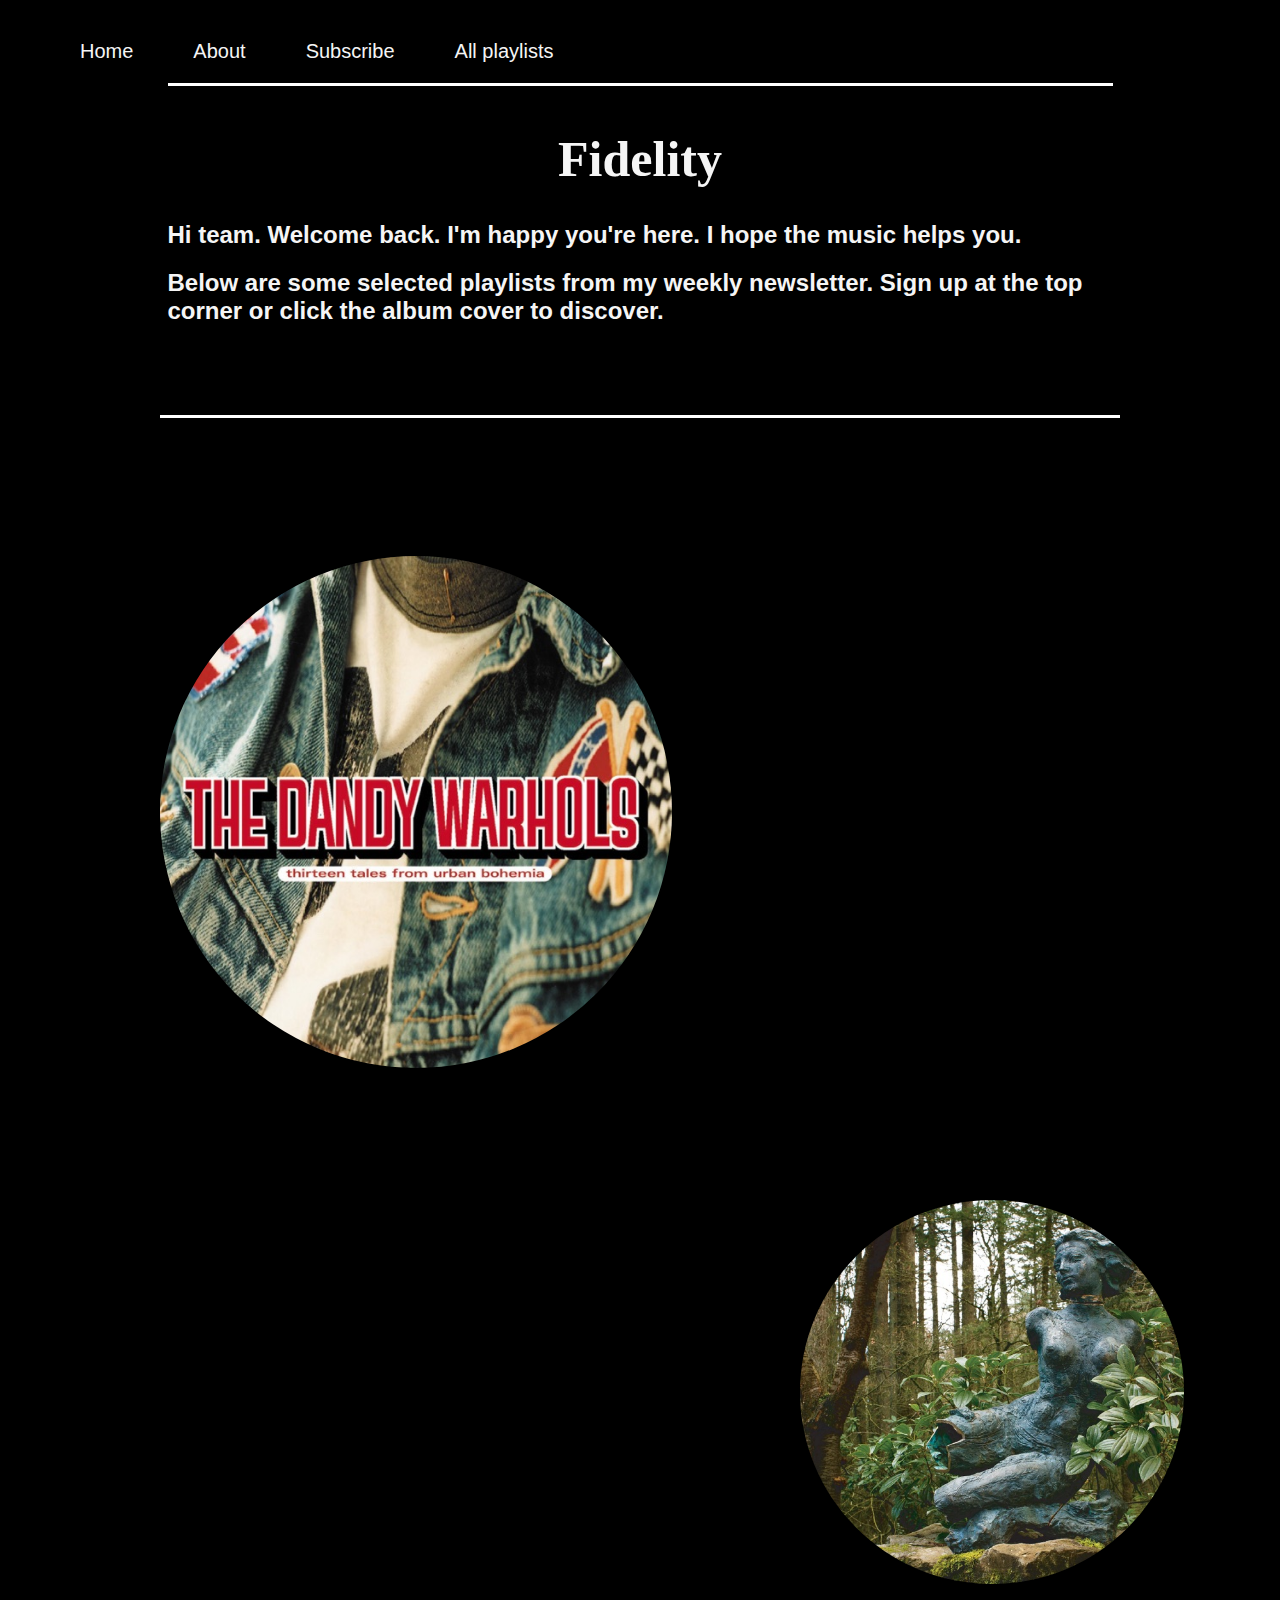
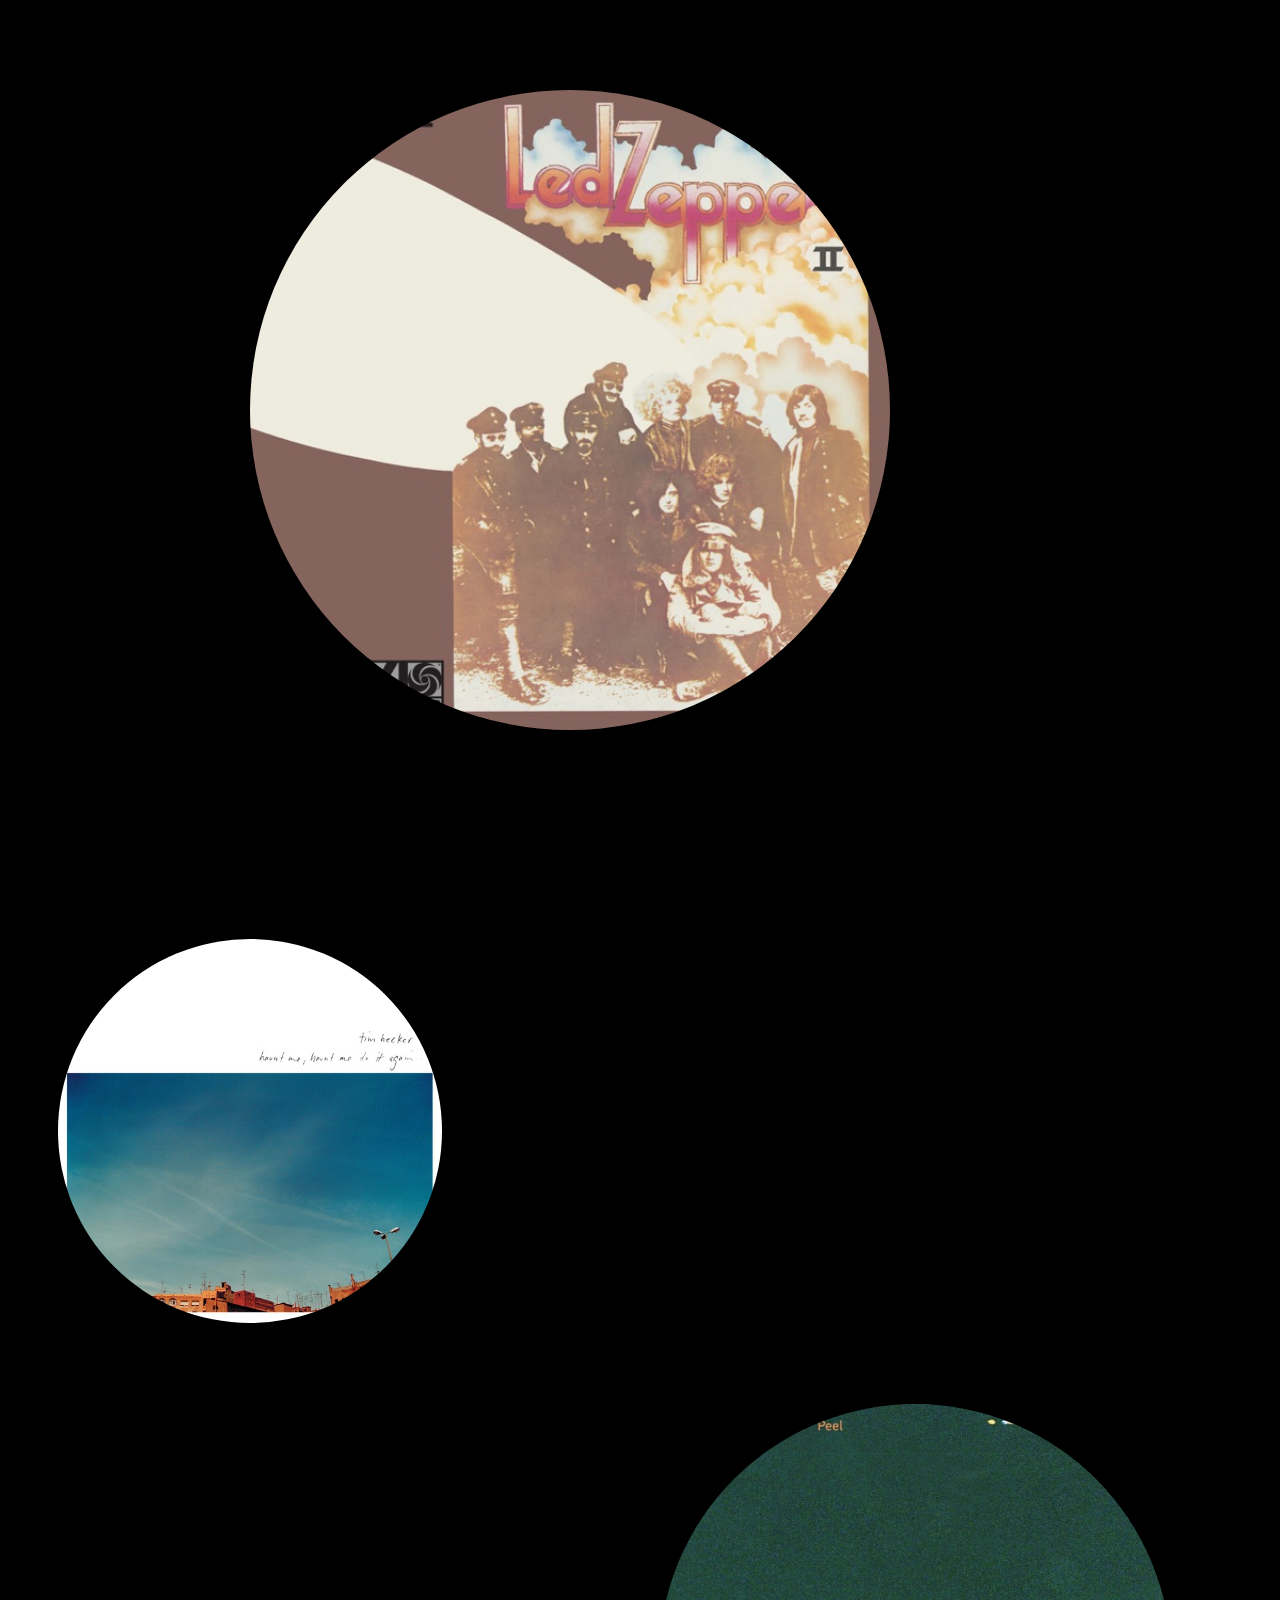
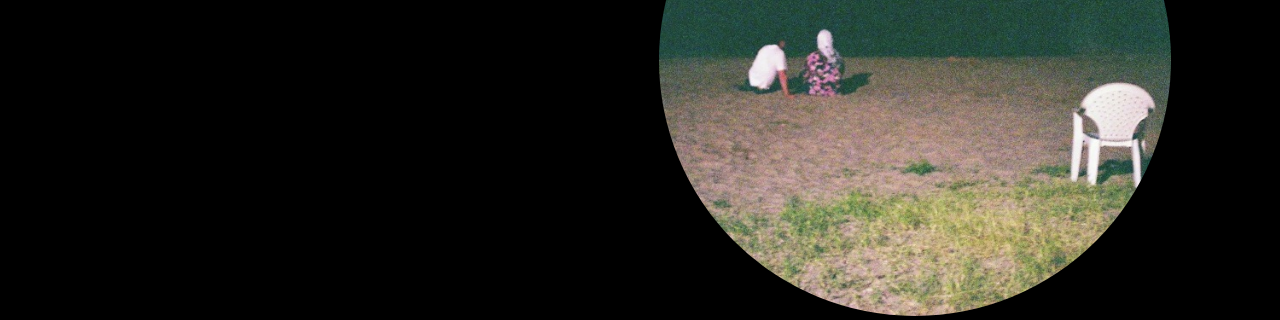
<file: index.html>
<!-- Inspiration: https://www.wanda.net/
-->
<!DOCTYPE html>
<html class="html" lang="en">

    <head>
        <meta charset="utf-8">
        <meta name="viewport" content="Fidelity">
        <title>Fidelity</title>
        <meta name="description" content="A weekly newsletter of playlists. From Gen.">
        <link rel="stylesheet" href="./styles/main.css">
        <link rel="stylesheet" href="./styles/simple-grid.css">
    </head>

    <body>
        <header>
            <nav>
                <li>
                    <ul class="nav_item"><a href="./index.html">Home</a></ul>
                    <ul class="nav_item"><a href="./about.html">About</a></ul>
                    <ul class="nav_item"><a href="./subscribe form.html">Subscribe</a></ul>
                    <ul class="nav_item"><a href="./all_playlists.html">All playlists</a></ul>
                </li>
            </nav>
            <div class="container">
                <h1>Fidelity</h1>
                <h2>Hi team. Welcome back. I'm happy you're here. I hope the music helps you.</h2>
                <h2>Below are some selected playlists from my weekly newsletter. Sign up at the top corner or click the album cover to discover.</h2>
            </div>
        </header>
        <main>
            <!-- How to create a text overlay: 
            1. create a seperate element <div class="box_overlay"> to lay over the pic
            2. define .box_overlay in main.css for background color and opacity transition
            3. define .text_overlay to move the text to the center of box_overlay, with transform: translate
            -->
            <div class="container">
                <section id="playlist_7" class="playlist playlist_middle">
                    <img class="album_cover" src="./assets/playlist_7/thirteen_tales_from.jpeg" alt="cover art of Dandy Warhol's album Thirteen Tales From Urban Bohemia">
                    <div class="box_overlay">
                        <div class="text_overlay"><a href="./sensual_existentialism.html">FIDELITY.III.7.: SENSUAL EXISTENTIALISM</a></div>
                    </div>
                </section>

                <section id="playlist_17" class="playlist playlist_small">
                    <img class="album_cover" src="./assets/playlist_17/mines.jpeg" alt="cover art of Menomena's album Mines">
                    <div class="box_overlay">
                        <div class="text_overlay"><a href="./to_my_crush.html">FIDELITY.III.17.: TO MY CRUSH FROM TEN YEARS AGO</a></div>
                    </div>
                </section>

                <section id="playlist_46" class="playlist playlist_large">
                    <img class="album_cover" src="./assets/playlist_46/led_zeppelin_ii.jpeg" alt="cover art of Led Zeppelin's album Led Zeppelin II">
                    <div class="box_overlay">
                        <div class="text_overlay"><a href="./literary.html">FIDELITY.III.46.: LITERARY</a></div>
                    </div>
                </section>

                <section id="playlist_59" class="playlist playlist_small">
                    <img class="album_cover" src="./assets/playlist_59/haunt_me.jpeg" alt="cover art of Tim Hecker's album Haunt Me">
                    <div class="box_overlay">
                        <div class="text_overlay"><a href="./sit_around_the.html">FIDELITY.III.59.: SIT AROUND THE FIRE</a></div>
                    </div>
                </section>

                <section id="playlist_65" class="playlist playlist_middle">
                    <img class="album_cover" src="./assets/playlist_65/peel.jpeg" alt="cover art of KMRU's album Peel">
                    <div class="box_overlay">
                        <div class="text_overlay"><a href="./longing_and_acceptance.html">FIDELITY.III.65.: LONGING & ACCEPTANCE MUSIC</a></div>
                    </div>
                </section>
            </div>
        </main>
    </body>

</html>
</file>
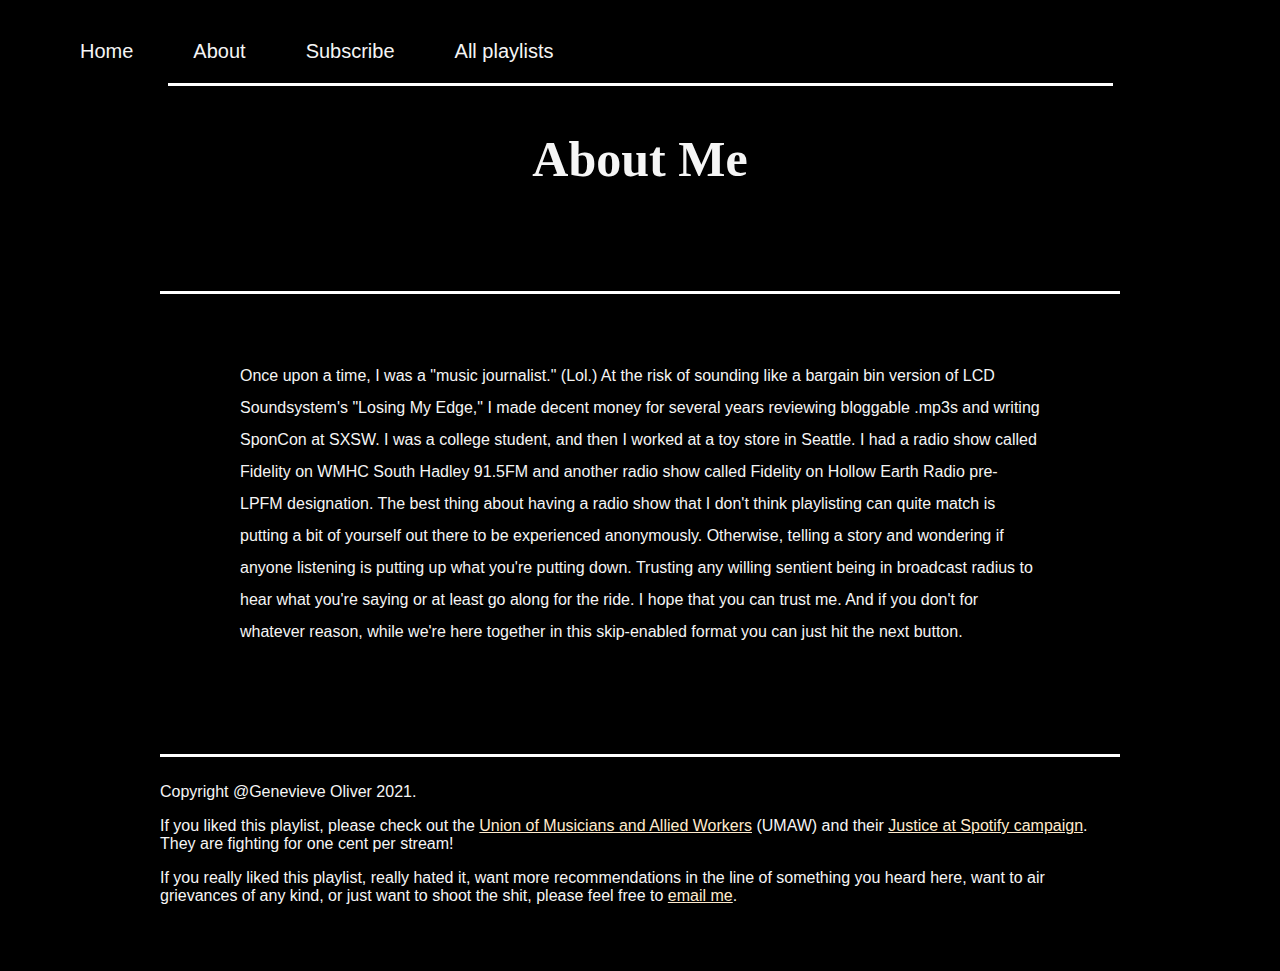
<file: about.html>
<!DOCTYPE html>
<html class="html" lang="en">

    <head>
        <meta charset="utf-8">
        <meta name="viewport" content="Fidelity: About">
        <title>Fidelity: About</title>
        <meta name="description" content="A weekly newsletter of playlists. From Gen.">
        <link rel="stylesheet" href="./styles/main.css">
        <link rel="stylesheet" href="./styles/simple-grid.css">
    </head>

    <body>
        <header>
            <nav>
                <li>
                    <ul class="nav_item"><a href="./index.html">Home</a></ul>
                    <ul class="nav_item"><a href="./about.html">About</a></ul>
                    <ul class="nav_item"><a href="./subscribe form.html">Subscribe</a></ul>
                    <ul class="nav_item"><a href="./all_playlists.html">All playlists</a></ul>
                </li>
            </nav>
            <div class="container">
                <h1>About Me</h1>
            </div>
        </header>
        <main>
            <div class="container">
                <p class="intro">Once upon a time, I was a "music journalist." (Lol.) At the risk of sounding like a bargain bin version of LCD Soundsystem's "Losing My Edge," I made decent money for several years reviewing bloggable .mp3s and writing SponCon at SXSW. I was a college student, and then I worked at a toy store in Seattle. I had a radio show called Fidelity on WMHC South Hadley 91.5FM and another radio show called Fidelity on Hollow Earth Radio pre-LPFM designation. The best thing about having a radio show that I don't think playlisting can quite match is putting a bit of yourself out there to be experienced anonymously. Otherwise, telling a story and wondering if anyone listening is putting up what you're putting down. Trusting any willing sentient being in broadcast radius to hear what you're saying or at least go along for the ride. I hope that you can trust me. And if you don't for whatever reason, while we're here together in this skip-enabled format you can just hit the next button.</p>
            </div>
        </main>
    </body>
    <footer>
        <div class="container">
            <div class="row">
                <p>Copyright @Genevieve Oliver 2021.</p>
                <p>If you liked this playlist, please check out the <a href="https://www.unionofmusicians.org/">Union of Musicians and Allied Workers</a> (UMAW) and their <a href="https://www.unionofmusicians.org/justice-at-spotify">Justice at Spotify campaign</a>. They are fighting for one cent per stream!</p>
                <p>If you really liked this playlist, really hated it, want more recommendations in the line of something you heard here, want to air grievances of any kind, or just want to shoot the shit, please feel free to <a href="emailto: vitttorio.e@gmail.com">email me</a>.</p>
            </div>
        </div>
    </footer>
</html>
</file>
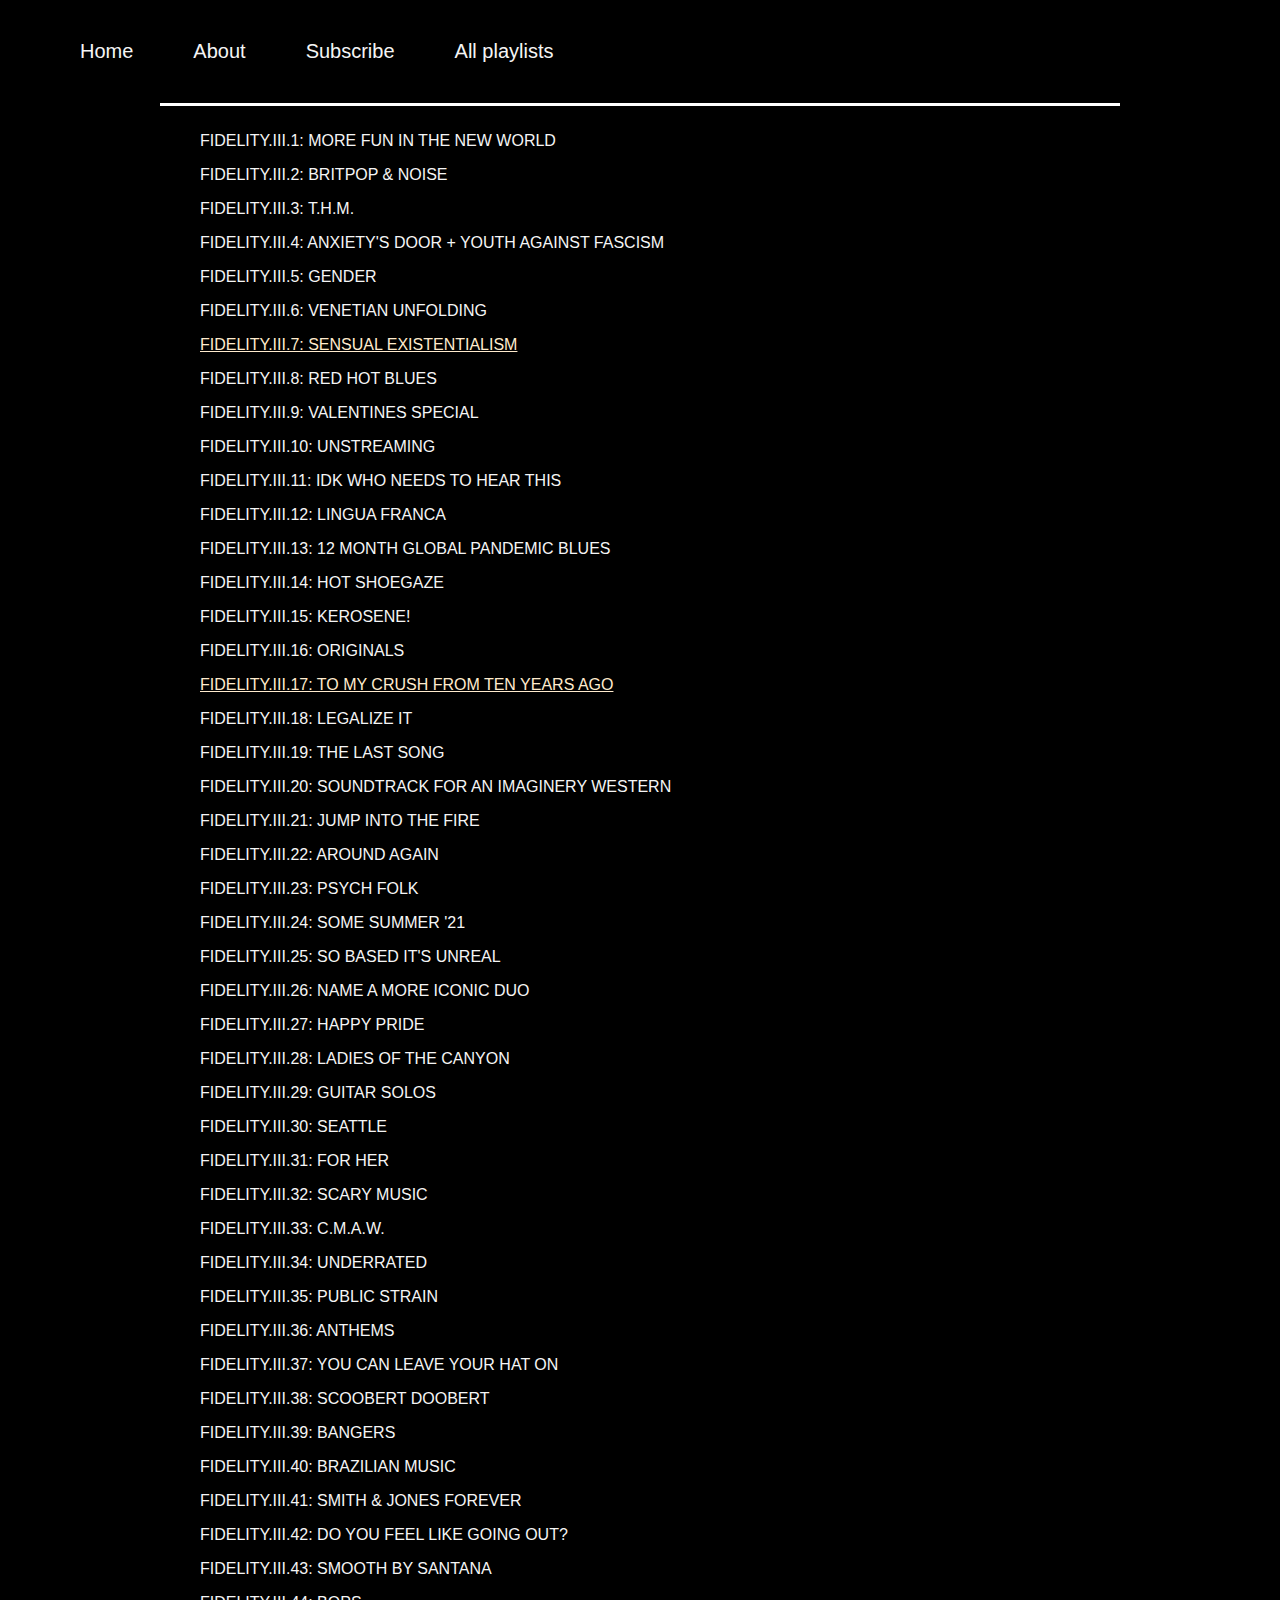
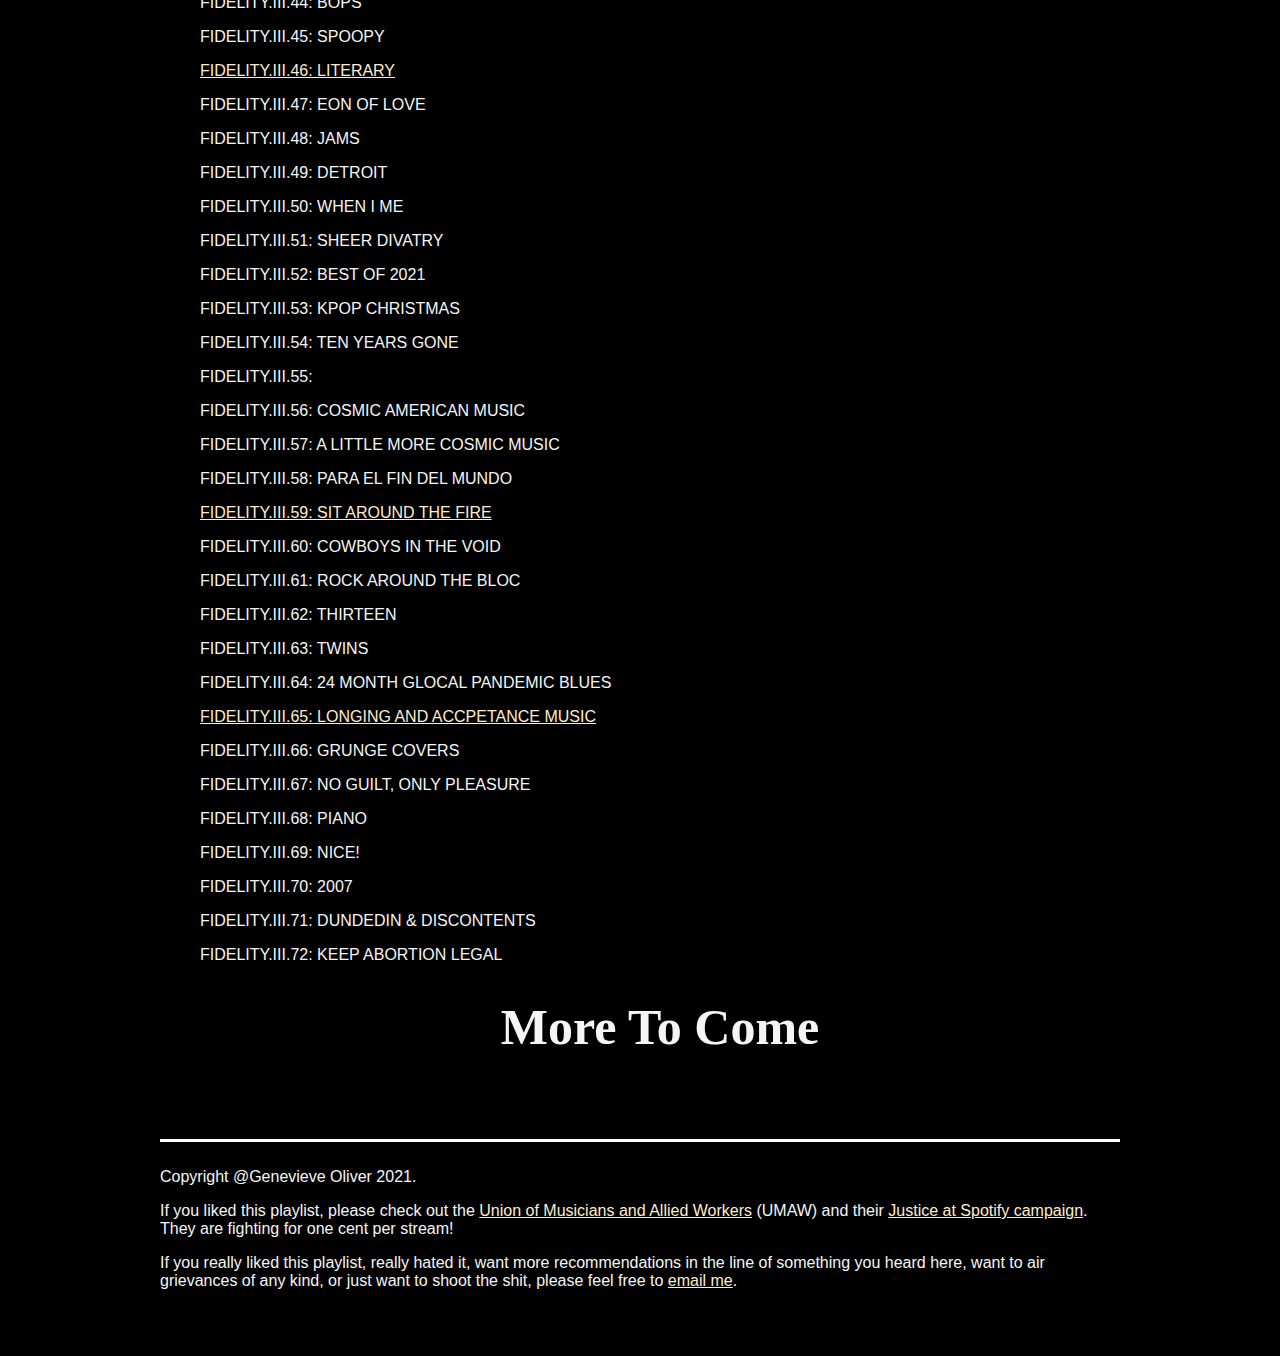
<file: all_playlists.html>
<!DOCTYPE html>
<html class="html" lang="en">

    <head>
        <meta charset="utf-8">
        <meta name="viewport" content="Fidelity">
        <title>Fidelity</title>
        <meta name="description" content="A weekly newsletter of playlists. From Gen.">
        <link rel="stylesheet" href="./styles/main.css">
        <link rel="stylesheet" href="./styles/simple-grid.css">
    </head>

    <body>
        <header>
            <nav>
                <li>
                    <ul class="nav_item"><a href="./index.html">Home</a></ul>
                    <ul class="nav_item"><a href="./about.html">About</a></ul>
                    <ul class="nav_item"><a href="./subscribe form.html">Subscribe</a></ul>
                    <ul class="nav_item"><a href="./all_playlists.html">All playlists</a></ul>
                </li>
            </nav>
        </header>
        <main>
            <div class="container">
                <li>
                    <ul>FIDELITY.III.1: MORE FUN IN THE NEW WORLD</ul>
                    <ul>FIDELITY.III.2: BRITPOP & NOISE</ul>
                    <ul>FIDELITY.III.3: T.H.M.</ul>
                    <ul>FIDELITY.III.4: ANXIETY'S DOOR + YOUTH AGAINST FASCISM</ul>
                    <ul>FIDELITY.III.5: GENDER</ul>
                    <ul>FIDELITY.III.6: VENETIAN UNFOLDING</ul>
                    <ul><a href="./sensual_existentialism.html">FIDELITY.III.7: SENSUAL EXISTENTIALISM</a></ul>
                    <ul>FIDELITY.III.8: RED HOT BLUES</ul>
                    <ul>FIDELITY.III.9: VALENTINES SPECIAL</ul>
                    <ul>FIDELITY.III.10: UNSTREAMING</ul>
                    <ul>FIDELITY.III.11: IDK WHO NEEDS TO HEAR THIS</ul>
                    <ul>FIDELITY.III.12: LINGUA FRANCA</ul>
                    <ul>FIDELITY.III.13: 12 MONTH GLOBAL PANDEMIC BLUES</ul>
                    <ul>FIDELITY.III.14: HOT SHOEGAZE</ul>
                    <ul>FIDELITY.III.15: KEROSENE!</ul>
                    <ul>FIDELITY.III.16: ORIGINALS</ul>
                    <ul><a href="./to_my_crush.html">FIDELITY.III.17: TO MY CRUSH FROM TEN YEARS AGO</a></ul>
                    <ul>FIDELITY.III.18: LEGALIZE IT</ul>
                    <ul>FIDELITY.III.19: THE LAST SONG</ul>
                    <ul>FIDELITY.III.20: SOUNDTRACK FOR AN IMAGINERY WESTERN</ul>
                    <ul>FIDELITY.III.21: JUMP INTO THE FIRE</ul>
                    <ul>FIDELITY.III.22: AROUND AGAIN</ul>
                    <ul>FIDELITY.III.23: PSYCH FOLK</ul>
                    <ul>FIDELITY.III.24: SOME SUMMER '21</ul>
                    <ul>FIDELITY.III.25: SO BASED IT'S UNREAL</ul>
                    <ul>FIDELITY.III.26: NAME A MORE ICONIC DUO</ul>
                    <ul>FIDELITY.III.27: HAPPY PRIDE</ul>
                    <ul>FIDELITY.III.28: LADIES OF THE CANYON</ul>
                    <ul>FIDELITY.III.29: GUITAR SOLOS</ul>
                    <ul>FIDELITY.III.30: SEATTLE</ul>
                    <ul>FIDELITY.III.31: FOR HER</ul>
                    <ul>FIDELITY.III.32: SCARY MUSIC</ul>
                    <ul>FIDELITY.III.33: C.M.A.W.</ul>
                    <ul>FIDELITY.III.34: UNDERRATED</ul>
                    <ul>FIDELITY.III.35: PUBLIC STRAIN</ul>
                    <ul>FIDELITY.III.36: ANTHEMS</ul>
                    <ul>FIDELITY.III.37: YOU CAN LEAVE YOUR HAT ON</ul>
                    <ul>FIDELITY.III.38: SCOOBERT DOOBERT</ul>
                    <ul>FIDELITY.III.39: BANGERS</ul>
                    <ul>FIDELITY.III.40: BRAZILIAN MUSIC</ul>
                    <ul>FIDELITY.III.41: SMITH & JONES FOREVER</ul>
                    <ul>FIDELITY.III.42: DO YOU FEEL LIKE GOING OUT?</ul>
                    <ul>FIDELITY.III.43: SMOOTH BY SANTANA</ul>
                    <ul>FIDELITY.III.44: BOPS</ul>
                    <ul>FIDELITY.III.45: SPOOPY</ul>
                    <ul><a href="./literary.html">FIDELITY.III.46: LITERARY</a></ul>
                    <ul>FIDELITY.III.47: EON OF LOVE</ul>
                    <ul>FIDELITY.III.48: JAMS</ul>
                    <ul>FIDELITY.III.49: DETROIT</ul>
                    <ul>FIDELITY.III.50: WHEN I ME</ul>
                    <ul>FIDELITY.III.51: SHEER DIVATRY</ul>
                    <ul>FIDELITY.III.52: BEST OF 2021</ul>
                    <ul>FIDELITY.III.53: KPOP CHRISTMAS</ul>
                    <ul>FIDELITY.III.54: TEN YEARS GONE</ul>
                    <ul>FIDELITY.III.55: </ul>
                    <ul>FIDELITY.III.56: COSMIC AMERICAN MUSIC</ul>
                    <ul>FIDELITY.III.57: A LITTLE MORE COSMIC MUSIC</ul>
                    <ul>FIDELITY.III.58: PARA EL FIN DEL MUNDO</ul>
                    <ul><a href="./sit_around_the.html">FIDELITY.III.59: SIT AROUND THE FIRE</a></ul>
                    <ul>FIDELITY.III.60: COWBOYS IN THE VOID</ul>
                    <ul>FIDELITY.III.61: ROCK AROUND THE BLOC</ul>
                    <ul>FIDELITY.III.62: THIRTEEN</ul>
                    <ul>FIDELITY.III.63: TWINS</ul>
                    <ul>FIDELITY.III.64: 24 MONTH GLOCAL PANDEMIC BLUES</ul>
                    <ul><a href="./longing_and_acceptance.html">FIDELITY.III.65: LONGING AND ACCPETANCE MUSIC</a></ul>
                    <ul>FIDELITY.III.66: GRUNGE COVERS</ul>
                    <ul>FIDELITY.III.67: NO GUILT, ONLY PLEASURE</ul>
                    <ul>FIDELITY.III.68: PIANO</ul>
                    <ul>FIDELITY.III.69: NICE!</ul>
                    <ul>FIDELITY.III.70: 2007</ul>
                    <ul>FIDELITY.III.71: DUNDEDIN & DISCONTENTS</ul>
                    <ul>FIDELITY.III.72: KEEP ABORTION LEGAL</ul>
                    <ul><h1>More To Come</h1></ul>
                </li>
            </div>
        </main>
    </body>

    <footer>
        <div class="container">
            <div class="row">
                <p>Copyright @Genevieve Oliver 2021.</p>
                <p>If you liked this playlist, please check out the <a href="https://www.unionofmusicians.org/">Union of Musicians and Allied Workers</a> (UMAW) and their <a href="https://www.unionofmusicians.org/justice-at-spotify">Justice at Spotify campaign</a>. They are fighting for one cent per stream!</p>
                <p>If you really liked this playlist, really hated it, want more recommendations in the line of something you heard here, want to air grievances of any kind, or just want to shoot the shit, please feel free to <a href="emailto: vitttorio.e@gmail.com">email me</a>.</p>
            </div>
        </div>
    </footer>
</html>
</file>
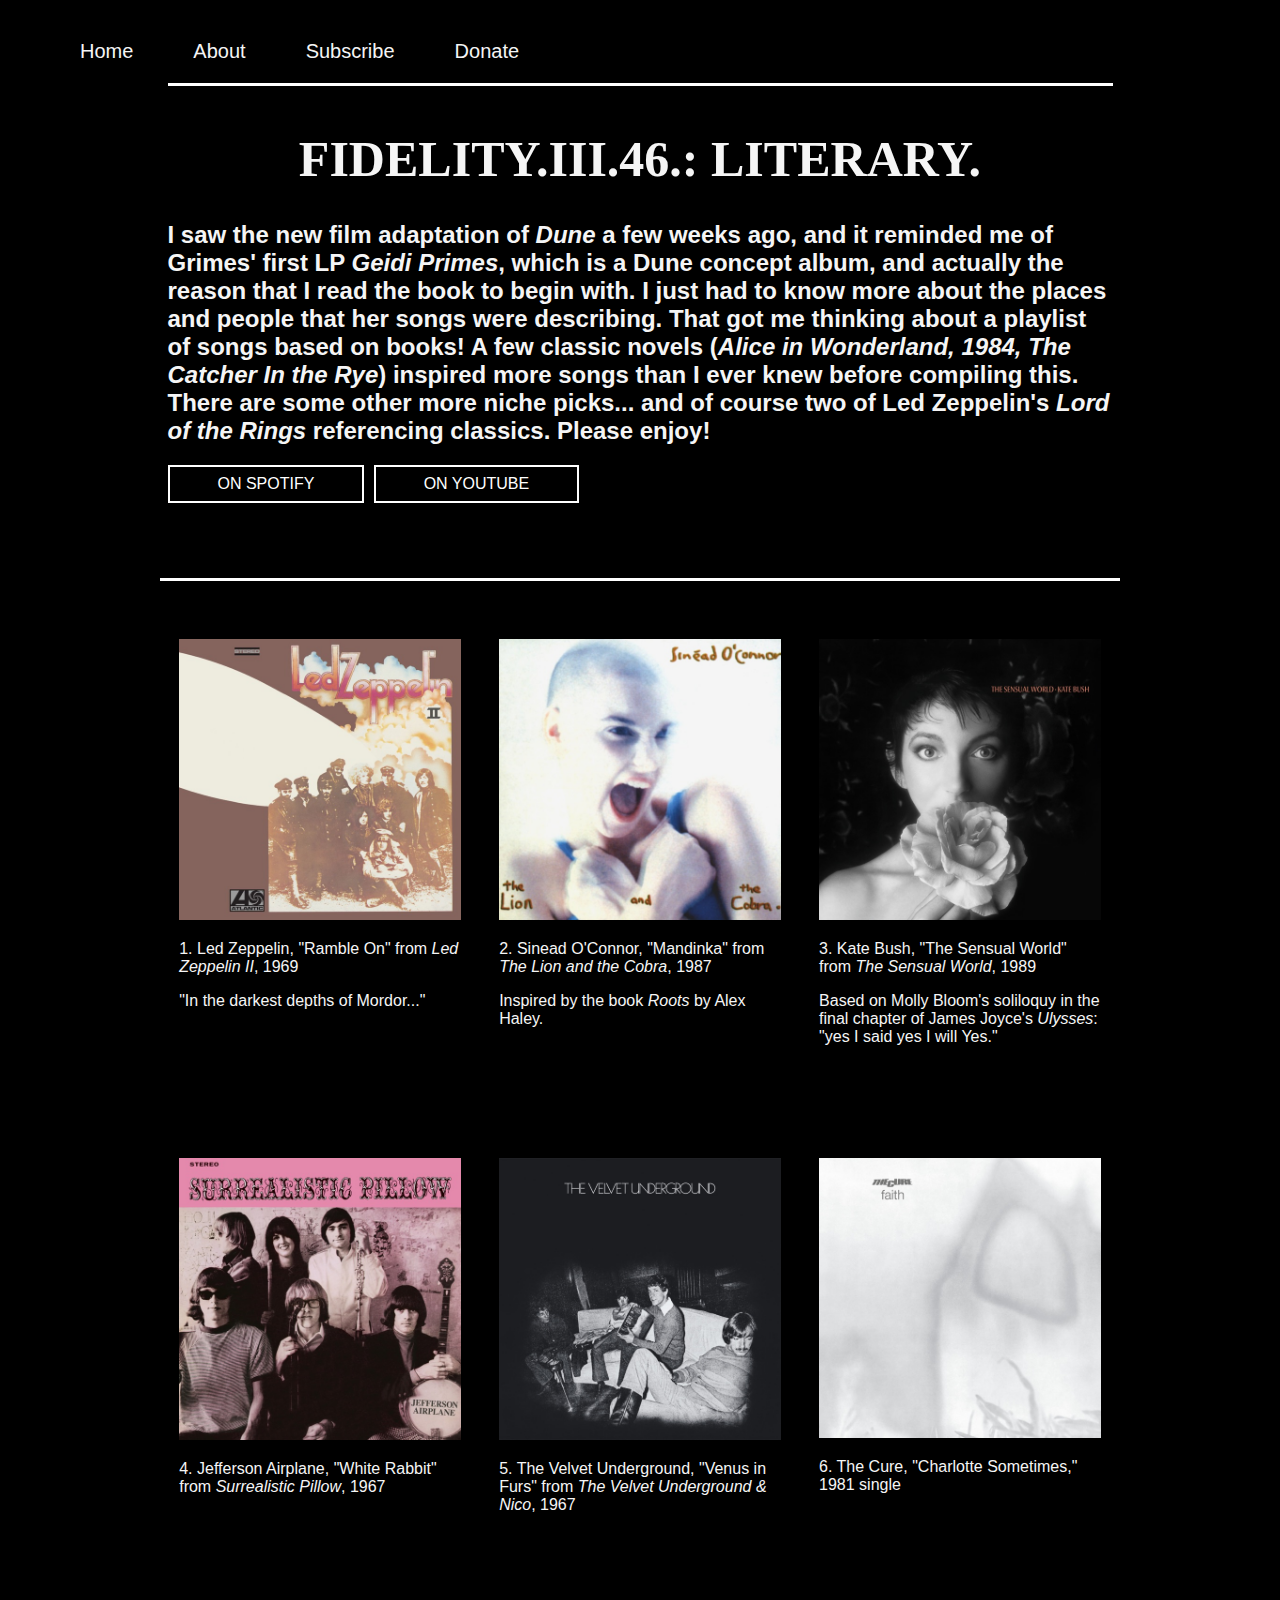
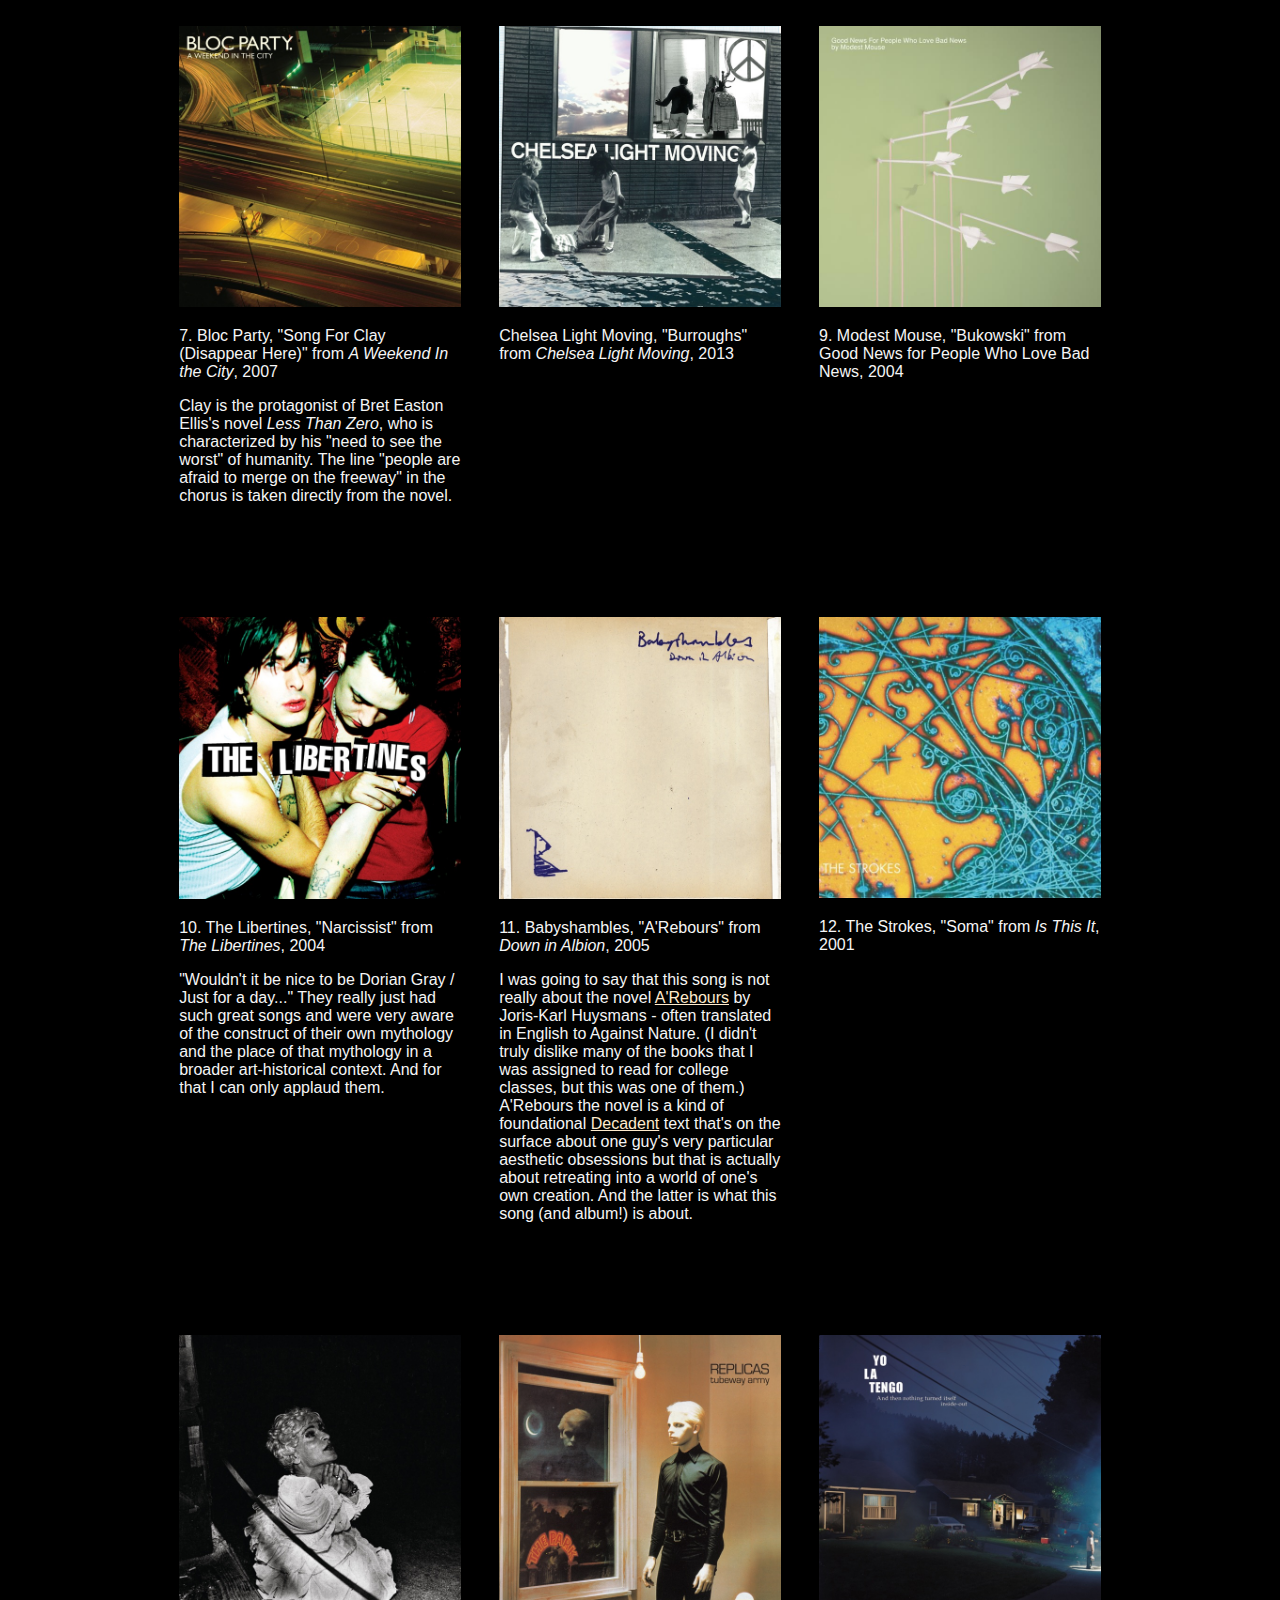
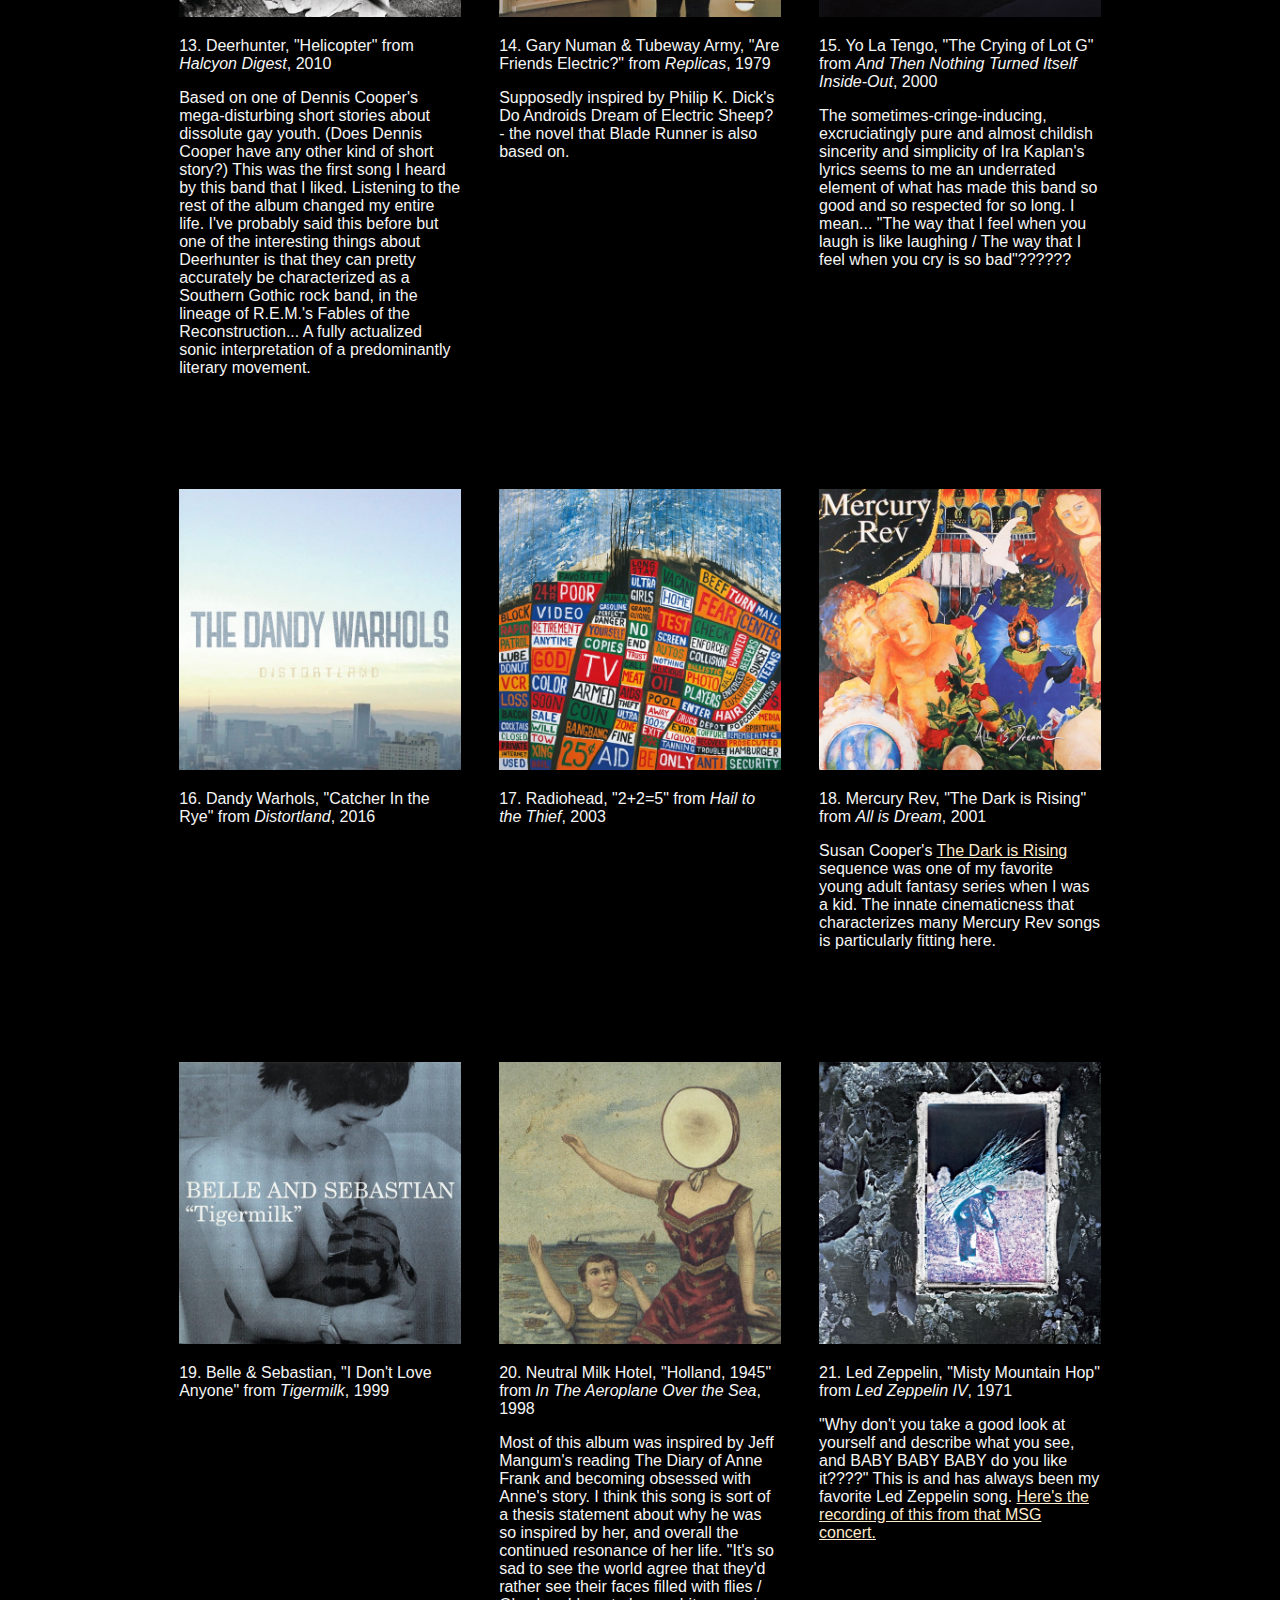
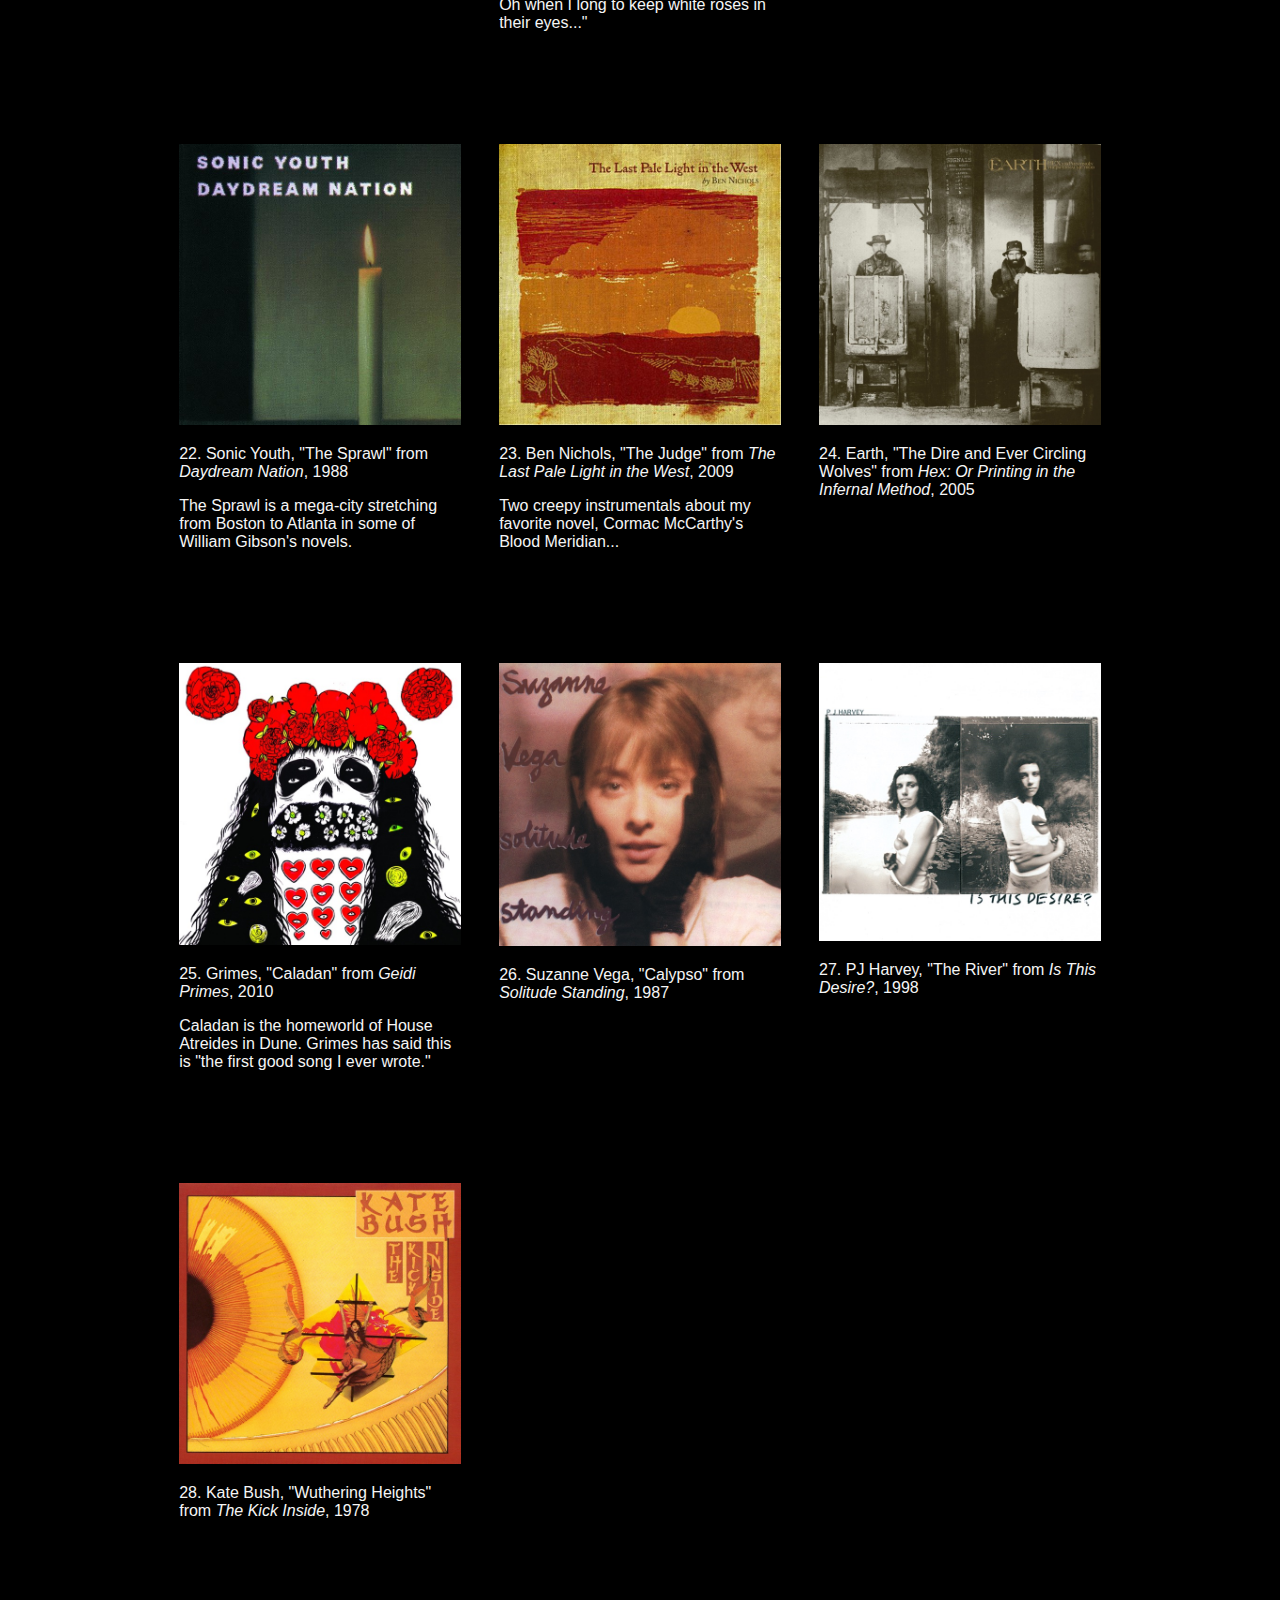
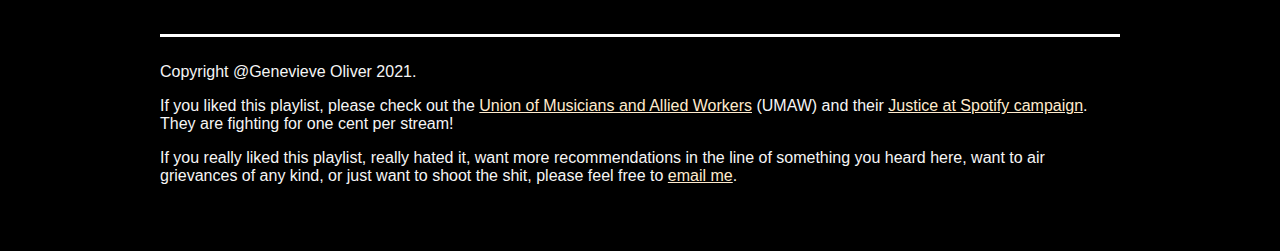
<file: literary.html>
<!DOCTYPE html>
<html class="html" lang="en">

    <head>
        <meta charset="utf-8">
        <meta name="viewport" content="FIDELITY.III.46.: LITERARY">
        <title>FIDELITY.III.46.: LITERARY</title>
        <meta name="description" content="A weekly newsletter of playlists. From Gen.">
        <link rel="stylesheet" href="./styles/main.css">
        <link rel="stylesheet" href="./styles/simple-grid.css">
    </head>

    <body>
        <header>
            <nav>
                <li>
                    <ul class="nav_item"><a href="./index.html">Home</a></ul>
                    <ul class="nav_item"><a href="./about.html">About</a></ul>
                    <ul class="nav_item"><a href="./subscribe form.html">Subscribe</a></ul>
                    <ul class="nav_item"><a href="./donate.html">Donate</a></ul>
                </li>
            </nav>
            <div class="container">
                <h1>FIDELITY.III.46.: LITERARY. </h1>
                <h2>I saw the new film adaptation of <i>Dune</i> a few weeks ago, and it reminded me of Grimes' first LP <i>Geidi Primes</i>, which is a Dune concept album, and actually the reason that I read the book to begin with. I just had to know more about the places and people that her songs were describing. That got me thinking about a playlist of songs based on books! A few classic novels (<i>Alice in Wonderland, 1984, The Catcher In the Rye</i>) inspired more songs than I ever knew before compiling this. There are some other more niche picks... and of course two of Led Zeppelin's <i>Lord of the Rings</i> referencing classics. Please enjoy!</h2>
                <a href="https://open.spotify.com/playlist/0Dkfk2pJyNdcKh0sv7hbiq?si=WIO9Kjb4QE6bW9QzT5J08Q&nd=1" class="button">On Spotify</a>
                <a href="https://www.youtube.com/watch?v=LzGBQerkvWs&list=PLLhOuTXiAdgnG-Jq4WNeo-ILeN9lk0mMs" class="button">On Youtube</a>
            </div>
        </header>
        <main>
            <div class="container">
                <div class="row">
                    <div class="col-4">
                            <img class="single_cover" src="./assets/playlist_46/led_zeppelin_ii.jpeg" alt="cover art of Led Zeppelin's album Led Zeppelin II.">
                            <p>1. Led Zeppelin, "Ramble On" from <i>Led Zeppelin II</i>, 1969</p>
                            <p>"In the darkest depths of Mordor..." </p>
                    </div>
                    <div class="col-4">
                        <img class="single_cover" src="./assets/playlist_46/the_lion_and.jpeg" alt="cover art of Sinead O'Connor's album The Lion and the Cobra.">
                        <p>2. Sinead O'Connor, "Mandinka" from <i>The Lion and the Cobra</i>, 1987</p>
                        <p>Inspired by the book <i>Roots</i> by Alex Haley.</p>
                    </div>
                    <div class="col-4">
                        <img class="single_cover" src="./assets/playlist_46/the_sensual_world.jpeg" alt="cover art of Kate Bush's album The Sensual World.">
                        <p>3. Kate Bush, "The Sensual World" from <i>The Sensual World</i>, 1989</p>
                        <p>Based on Molly Bloom's soliloquy in the final chapter of James Joyce's <i>Ulysses</i>: "yes I said yes I will Yes." </p>
                    </div>
                </div>

                <div class="row">
                    <div class="col-4">
                        <img class="single_cover" src="./assets/playlist_46/surrealistic_pillow.jpeg" alt="cover art of Jefferson Airplane's album Surrealistic Pillow.">
                        <p>4. Jefferson Airplane, "White Rabbit" from <i>Surrealistic Pillow</i>, 1967</p>
                    </div>
                    <div class="col-4">
                        <img class="single_cover" src="./assets/playlist_46/the_velvet_underground.jpeg" alt="cover art of The Velvet Underground's album The Velvet Underground & Nico.">
                        <p>5. The Velvet Underground, "Venus in Furs" from <i>The Velvet Underground & Nico</i>, 1967</p>
                    </div>
                    <div class="col-4">
                        <img class="single_cover" src="./assets/playlist_46/faith.jpeg" alt="cover art of The Cure's album Faith.">
                        <p>6. The Cure, "Charlotte Sometimes," 1981 single</p>
                    </div>
                </div>

                <div class="row">
                    <div class="col-4">
                        <img class="single_cover" src="./assets/playlist_46/a_weekend_in.jpeg" alt="cover art of the Block Party's album A Weekend In the City.">
                        <p>7. Bloc Party, "Song For Clay (Disappear Here)" from <i>A Weekend In the City</i>, 2007</p>
                        <p>Clay is the protagonist of Bret Easton Ellis's novel <i>Less Than Zero</i>, who is characterized by his "need to see the worst" of humanity. The line "people are afraid to merge on the freeway" in the chorus is taken directly from the novel. </p>
                    </div>
                    <div class="col-4">
                        <img class="single_cover" src="./assets/playlist_46/chelsea_light_moving.jpeg" alt="cover art of Chelsea Light Moving' album Chelsea Light Moving.">
                        <p>Chelsea Light Moving, "Burroughs" from <i>Chelsea Light Moving</i>, 2013</p>
                    </div>
                    <div class="col-4">
                        <img class="single_cover" src="./assets/playlist_46/good_news_for.jpeg" alt="cover art of Modest Mouse' album Good News for People Who Love Bad News.">
                        <p>9. Modest Mouse, "Bukowski" from Good News for People Who Love Bad News, 2004</p>
                    </div>
                </div>

                <div class="row">
                    <div class="col-4">
                        <img class="single_cover" src="./assets/playlist_46/the_libertines.jpeg" alt="cover art of The Libertines's album The Libertines.">
                        <p>10. The Libertines, "Narcissist" from <i>The Libertines</i>, 2004</p>
                        <p>"Wouldn't it be nice to be Dorian Gray / Just for a day..." They really just had such great songs and were very aware of the construct of their own mythology and the place of that mythology in a broader art-historical context. And for that I can only applaud them. </p>
                    </div>
                    <div class="col-4">
                        <img class="single_cover" src="./assets/playlist_46/down_in_albion.jpeg" alt="cover art of Babyshambles' album Down in Albion">
                        <p>11. Babyshambles, "A'Rebours" from <i>Down in Albion</i>, 2005</p>
                        <p>I was going to say that this song is not really about the novel <a href="https://en.wikipedia.org/wiki/%C3%80_rebours">A'Rebours</a> by Joris-Karl Huysmans - often translated in English to Against Nature. (I didn't truly dislike many of the books that I was assigned to read for college classes, but this was one of them.) A'Rebours the novel is a kind of foundational <a href="https://en.wikipedia.org/wiki/Decadent_movement">Decadent</a> text that's on the surface about one guy's very particular aesthetic obsessions but that is actually about retreating into a world of one's own creation. And the latter is what this song (and album!) is about. </p>
                    </div>
                    <div class="col-4">
                        <img class="single_cover" src="./assets/playlist_46/is_this_it.jpeg" alt="cover art of The Strokes's album Is This It.">
                        <p>12. The Strokes, "Soma" from <i>Is This It</i>, 2001</p>
                    </div>
                </div>

                <div class="row">
                    <div class="col-4">
                        <img class="single_cover" src="./assets/playlist_46/halcyon_digest.jpeg" alt="cover art of Deerhunter's album Halcyon Digest.">
                        <p>13. Deerhunter, "Helicopter" from <i>Halcyon Digest</i>, 2010</p>
                        <p>Based on one of Dennis Cooper's mega-disturbing short stories about dissolute gay youth. (Does Dennis Cooper have any other kind of short story?) This was the first song I heard by this band that I liked. Listening to the rest of the album changed my entire life. I've probably said this before but one of the interesting things about Deerhunter is that they can pretty accurately be characterized as a Southern Gothic rock band, in the lineage of R.E.M.'s Fables of the Reconstruction... A fully actualized sonic interpretation of a predominantly literary movement.</p>
                    </div>
                    <div class="col-4">
                        <img class="single_cover" src="./assets/playlist_46/replicas.jpeg" alt="cover art of Gary Numan & Tubeway Army's album Replicas.">
                        <p>14. Gary Numan & Tubeway Army, "Are Friends Electric?" from <i>Replicas</i>, 1979</p>
                        <p>Supposedly inspired by Philip K. Dick's Do Androids Dream of Electric Sheep? - the novel that Blade Runner is also based on. </p>
                    </div>
                    <div class="col-4">
                        <img class="single_cover" src="./assets/playlist_46/and_then_nothing.jpeg" alt="cover art of Yo La Tengo's album And Then Nothing Turned Itself Inside-Out.">
                        <p>15. Yo La Tengo, "The Crying of Lot G" from <i>And Then Nothing Turned Itself Inside-Out</i>, 2000</p>
                        <p>The sometimes-cringe-inducing, excruciatingly pure and almost childish sincerity and simplicity of Ira Kaplan's lyrics seems to me an underrated element of what has made this band so good and so respected for so long. I mean... "The way that I feel when you laugh is like laughing / The way that I feel when you cry is so bad"??????</p>
                    </div>
                </div>

                <div class="row">
                    <div class="col-4">
                        <img class="single_cover" src="./assets/playlist_46/distortland.jpeg" alt="cover art of Dandy Warhol's album Distortland.">
                        <p>16. Dandy Warhols, "Catcher In the Rye" from <i>Distortland</i>, 2016</p>
                    </div>
                    <div class="col-4">
                        <img class="single_cover" src="./assets/playlist_46/hail_to_the.jpeg" alt="cover art of Radiohead's album Hail to the Thief">
                        <p>17. Radiohead, "2+2=5" from <i>Hail to the Thief</i>, 2003</p>
                    </div>
                    <div class="col-4">
                        <img class="single_cover" src="./assets/playlist_46/all_is_dream.jpeg" alt="cover art of Mercury Rev' album All is Dream.">
                        <p>18. Mercury Rev, "The Dark is Rising" from <i>All is Dream</i>, 2001</p>
                        <p>Susan Cooper's <a href="https://en.wikipedia.org/wiki/The_Dark_Is_Rising_Sequence">The Dark is Rising</a> sequence was one of my favorite young adult fantasy series when I was a kid. The innate cinematicness that characterizes many Mercury Rev songs is particularly fitting here.</p>
                    </div>
                </div>

                <div class="row">
                    <div class="col-4">
                        <img class="single_cover" src="./assets/playlist_46/tigermilk.jpeg" alt="cover art of Belle & Sebastian's album Tigermilk.">
                        <p>19. Belle & Sebastian, "I Don't Love Anyone" from <i>Tigermilk</i>, 1999</p>
                    </div>
                    <div class="col-4">
                        <img class="single_cover" src="./assets/playlist_46/in_the_aeroplane.jpeg" alt="cover art of Neutral Milk Hotel's album In The Aeroplane Over the Sea.">
                        <p>20. Neutral Milk Hotel, "Holland, 1945" from <i>In The Aeroplane Over the Sea</i>, 1998</p>
                        <p>Most of this album was inspired by Jeff Mangum's reading The Diary of Anne Frank and becoming obsessed with Anne's story. I think this song is sort of a thesis statement about why he was so inspired by her, and overall the continued resonance of her life. "It's so sad to see the world agree that they'd rather see their faces filled with flies / Oh when I long to keep white roses in their eyes..."</p>
                    </div>
                    <div class="col-4">
                        <img class="single_cover" src="./assets/playlist_46/led_zeppelin_iv.jpeg" alt="cover art of Led Zeppelin's album Led Zeppelin IV.">
                        <p>21. Led Zeppelin, "Misty Mountain Hop" from <i>Led Zeppelin IV</i>, 1971</p>
                        <p>"Why don't you take a good look at yourself and describe what you see, and BABY BABY BABY do you like it????" This is and has always been my favorite Led Zeppelin song. <a href="https://youtu.be/KwG9iRFmY1I">Here's the recording of this from that MSG concert.</a></p>
                    </div>
                </div>

                <div class="row">
                    <div class="col-4">
                        <img class="single_cover" src="./assets/playlist_46/daydream_nation.jpeg" alt="cover art of Sonic Youth's album Daydream Nation.">
                        <p>22. Sonic Youth, "The Sprawl" from <i>Daydream Nation</i>, 1988</p>
                        <p>The Sprawl is a mega-city stretching from Boston to Atlanta in some of William Gibson's novels. </p>
                    </div>
                    <div class="col-4">
                        <img class="single_cover" src="./assets/playlist_46/the_last_pale.jpeg" alt="cover art of Ben Nichols' album The Last Pale Light in the West.">
                        <p>23. Ben Nichols, "The Judge" from <i>The Last Pale Light in the West</i>, 2009</p>
                        <p>Two creepy instrumentals about my favorite novel, Cormac McCarthy's Blood Meridian... </p>
                    </div>
                    <div class="col-4">
                        <img class="single_cover" src="./assets/playlist_46/hex_or_printing.jpeg" alt="cover art of Earth's album Hex: Or Printing in the Infernal Method.">
                        <p>24. Earth, "The Dire and Ever Circling Wolves" from <i>Hex: Or Printing in the Infernal Method</i>, 2005</p>
                    </div>
                </div>

                <div class="row">
                    <div class="col-4">
                        <img class="single_cover" src="./assets/playlist_46/geidi_primes.jpeg" alt="cover art of Grimes' album Geidi Primes.">
                        <p>25. Grimes, "Caladan" from <i>Geidi Primes</i>, 2010</p>
                        <p>Caladan is the homeworld of House Atreides in Dune. Grimes has said this is "the first good song I ever wrote."</p>
                    </div>
                    <div class="col-4">
                        <img class="single_cover" src="./assets/playlist_46/solitude_standing.jpeg" alt="cover art of Suzanne Vega's album Solitude Standing.">
                        <p>26. Suzanne Vega, "Calypso" from <i>Solitude Standing</i>, 1987</p>
                    </div>
                    <div class="col-4">
                        <img class="single_cover" src="./assets/playlist_46/is_this_desire.jpeg" alt="cover art of PJ Harvey's album Is This Desire?">
                        <p>27. PJ Harvey, "The River" from <i>Is This Desire?</i>, 1998</p>
                    </div>
                </div>

                <div class="row">
                    <div class="col-4">
                        <img class="single_cover" src="./assets/playlist_46/the_kick_inside.jpeg" alt="cover art of Kate Bush's album The Kick Inside.">
                        <p>28. Kate Bush, "Wuthering Heights" from <i>The Kick Inside</i>, 1978</p>
                    </div>
                </div>
            </div>
        </main>

        <footer>
            <div class="container">
                <div class="row">
                    <p>Copyright @Genevieve Oliver 2021.</p>
                    <p>If you liked this playlist, please check out the <a href="https://www.unionofmusicians.org/">Union of Musicians and Allied Workers</a> (UMAW) and their <a href="https://www.unionofmusicians.org/justice-at-spotify">Justice at Spotify campaign</a>. They are fighting for one cent per stream!</p>
                    <p>If you really liked this playlist, really hated it, want more recommendations in the line of something you heard here, want to air grievances of any kind, or just want to shoot the shit, please feel free to <a href="emailto: vitttorio.e@gmail.com">email me</a>.</p>
                </div>
            </div>
        </footer>
    </body>

</html>
</file>
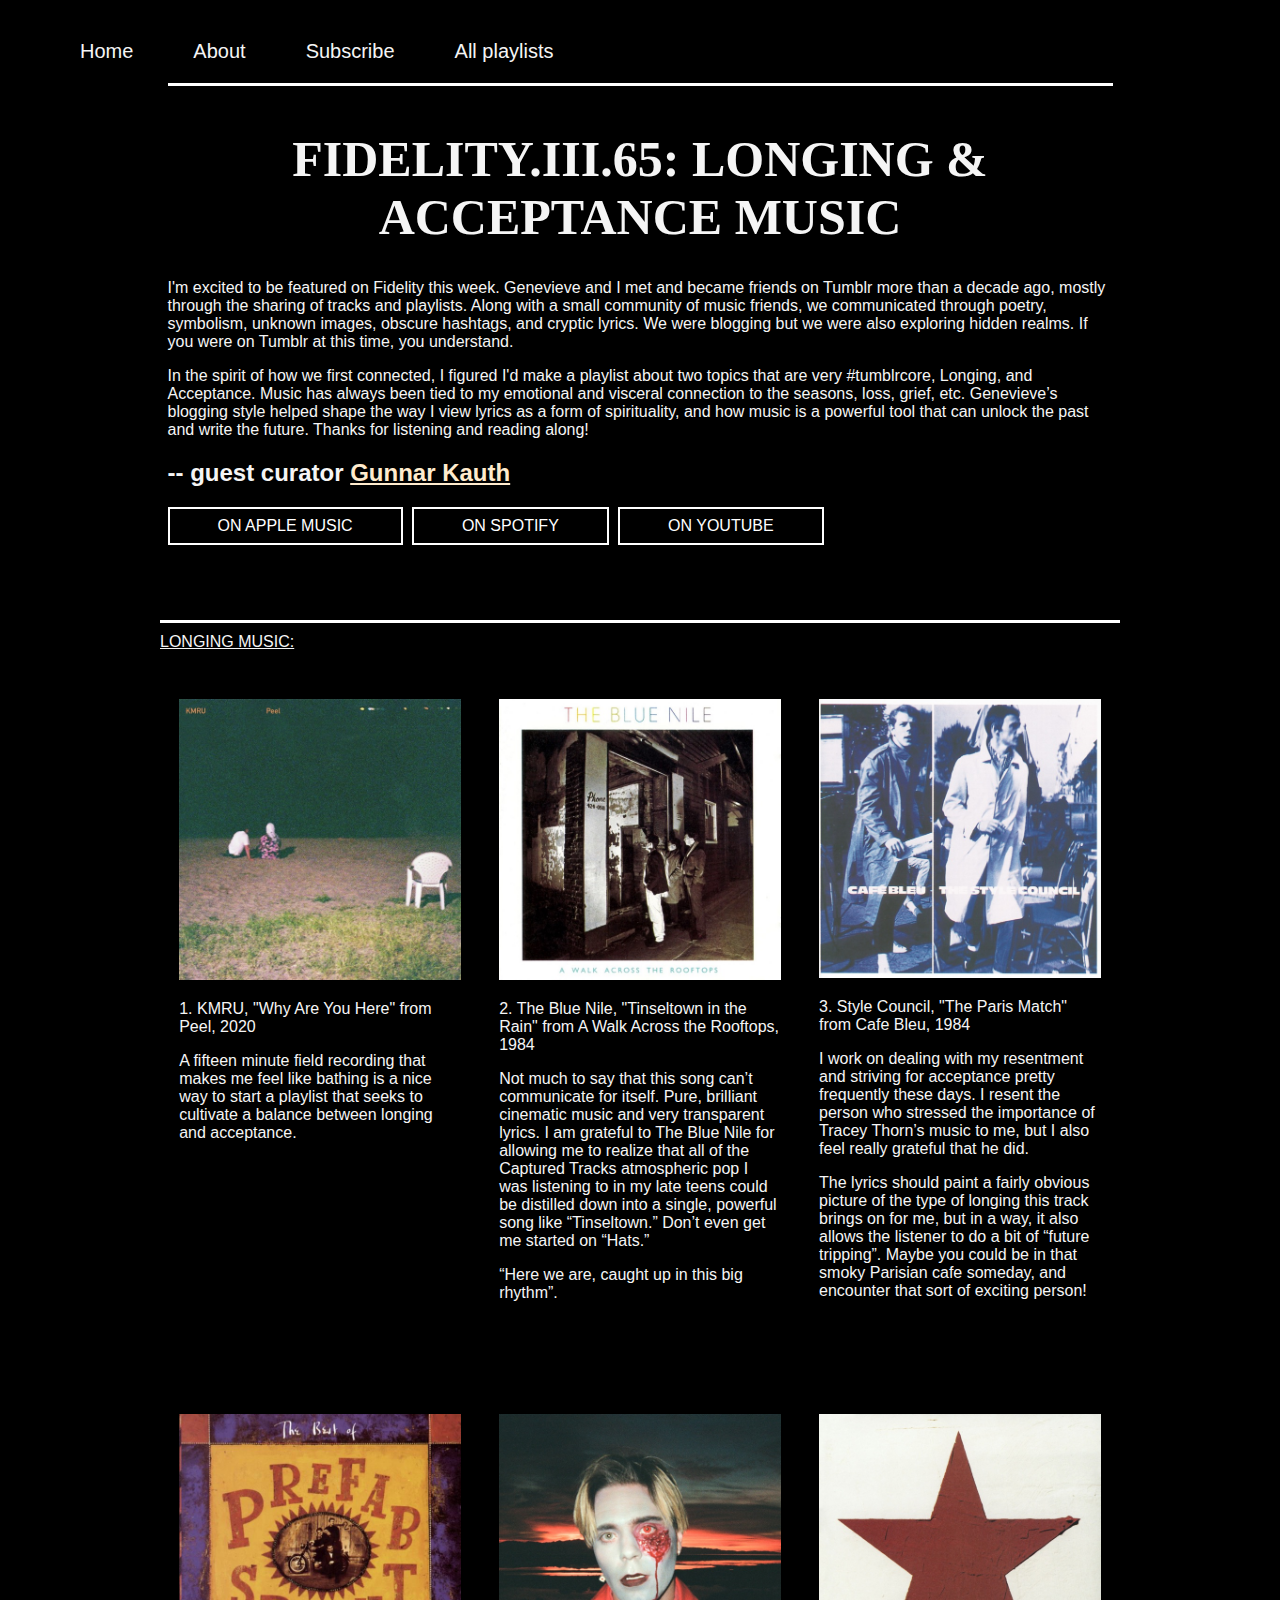
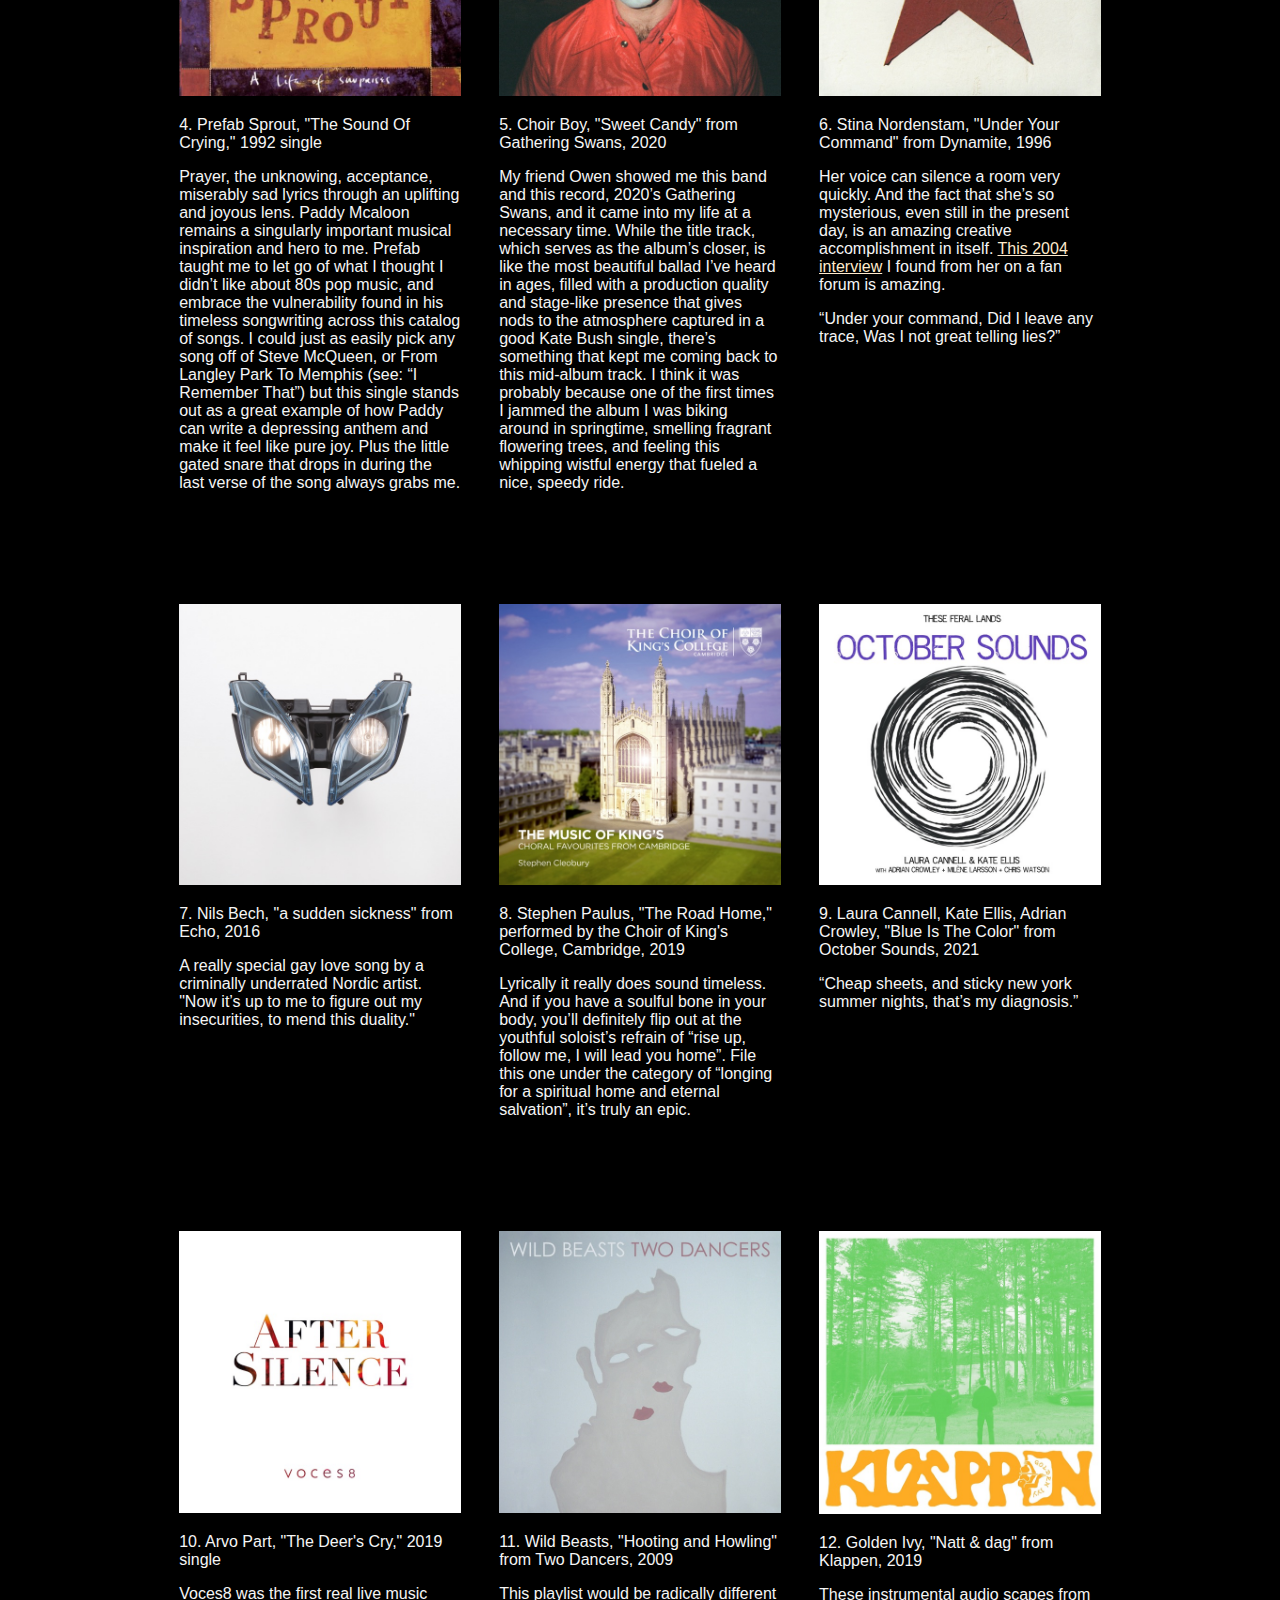
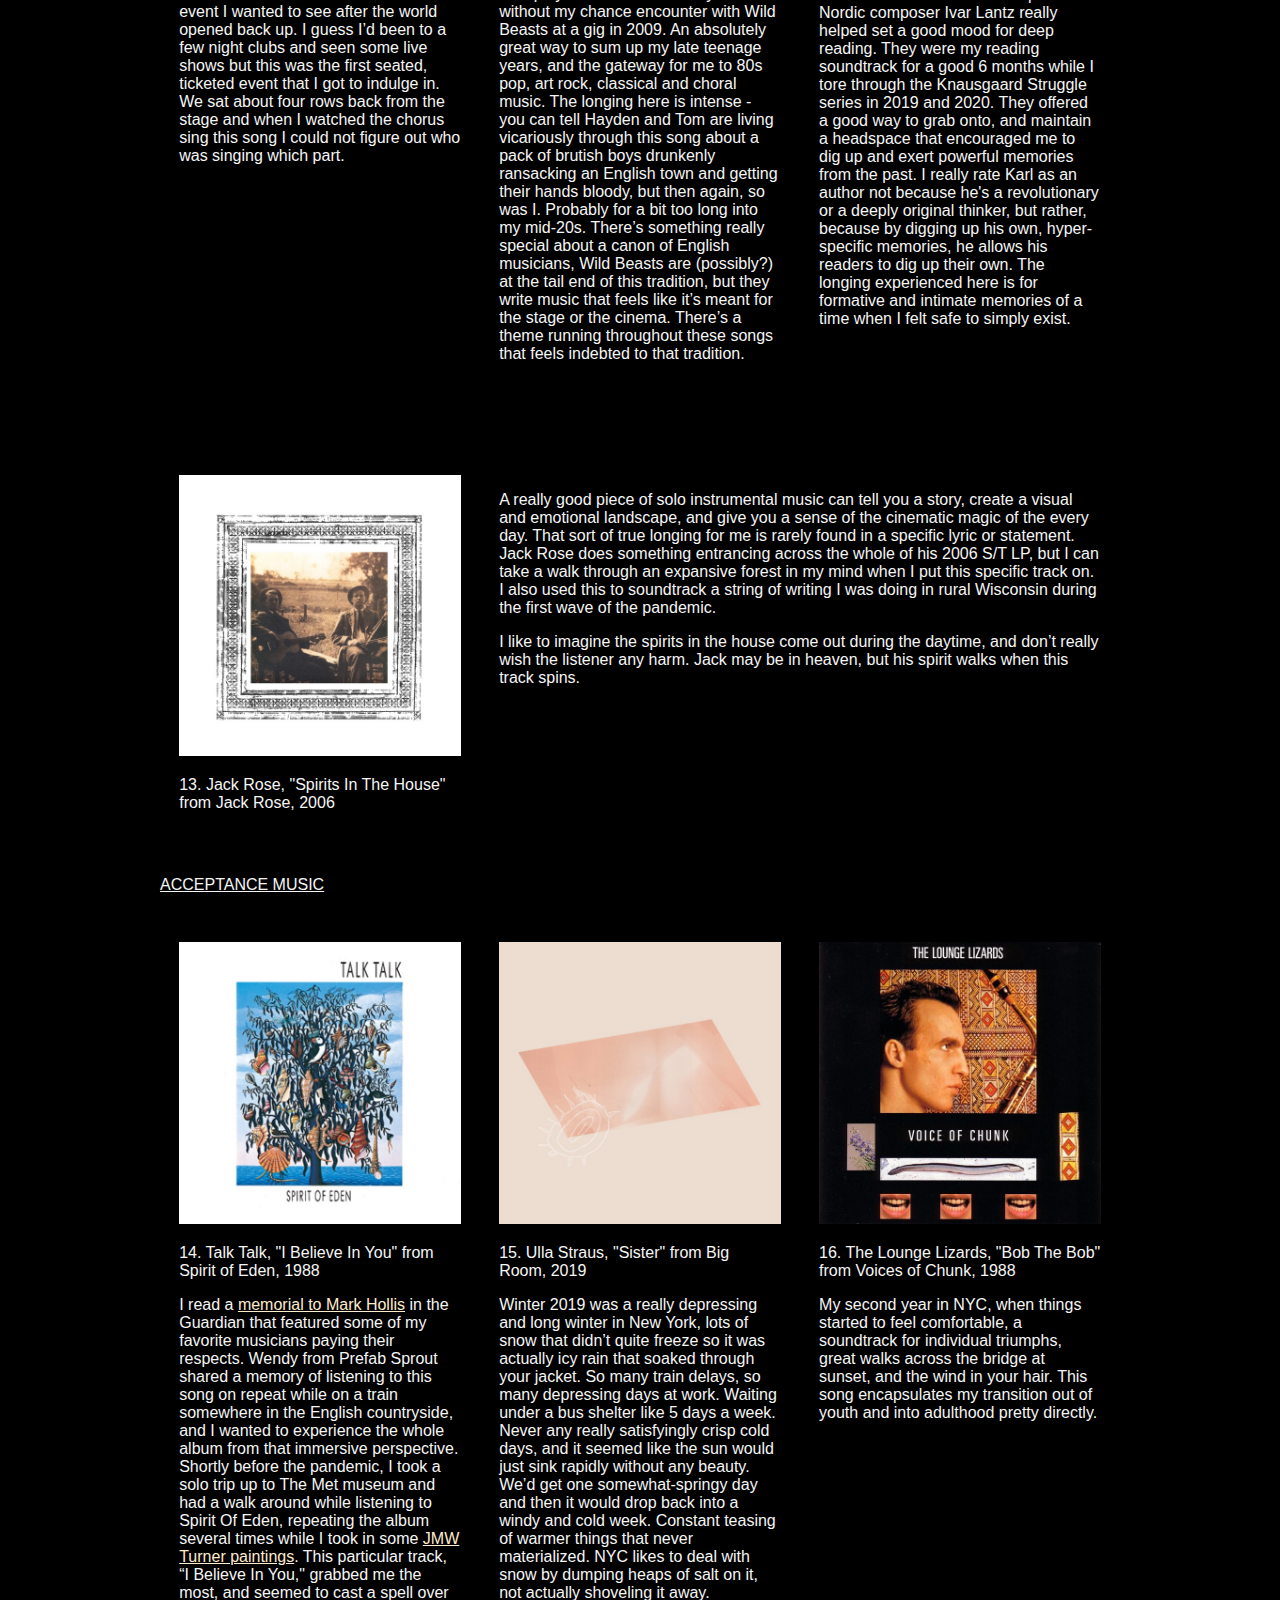
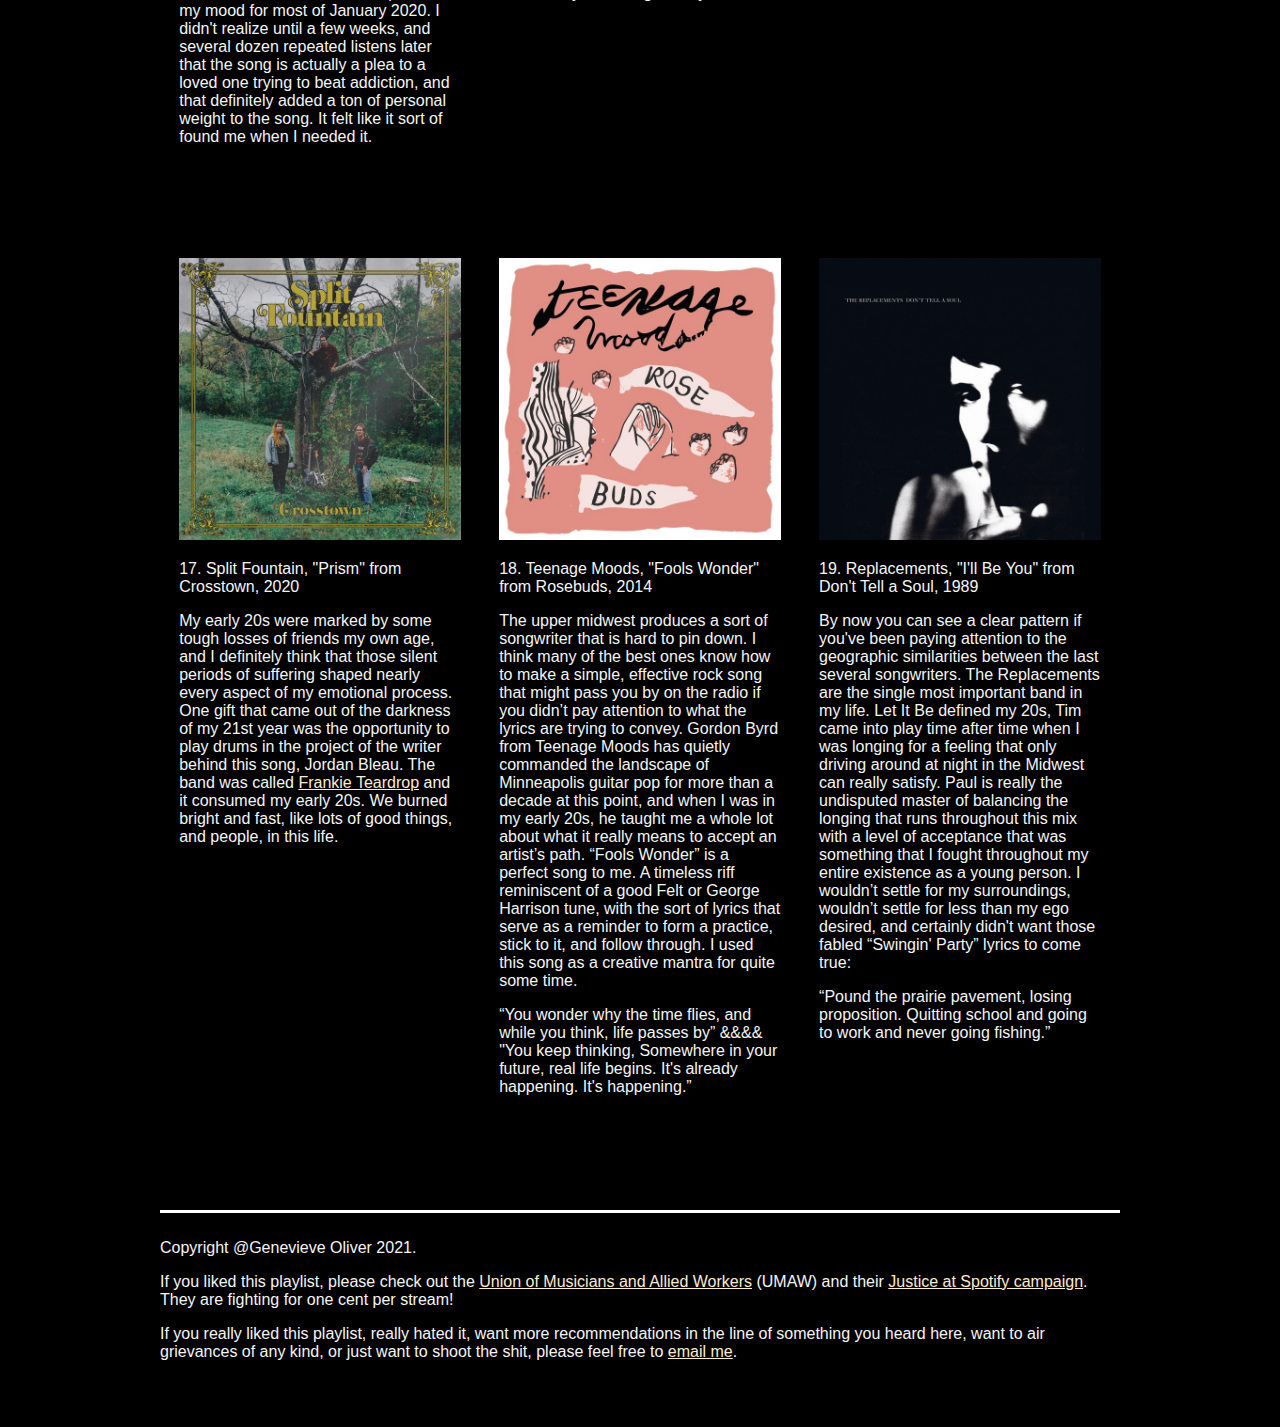
<file: longing_and_acceptance.html>
<!-- playlist template -->
<!DOCTYPE html>
<html class="html" lang="en">

    <head>
        <meta charset="utf-8">
        <meta name="viewport" content="FIDELITY.III.65: LONGING & ACCEPTANCE MUSIC">
        <title>FIDELITY.III.65: LONGING & ACCEPTANCE MUSIC</title>
        <meta name="description" content="A weekly newsletter of playlists. From Gen.">
        <link rel="stylesheet" href="./styles/main.css">
        <link rel="stylesheet" href="./styles/simple-grid.css">
    </head>

    <body>
        <header>
            <nav>
                <li>
                    <ul class="nav_item"><a href="./index.html">Home</a></ul>
                    <ul class="nav_item"><a href="./about.html">About</a></ul>
                    <ul class="nav_item"><a href="./subscribe form.html">Subscribe</a></ul>
                    <ul class="nav_item"><a href="./all_playlists.html">All playlists</a></ul>
                </li>
            </nav>
            <div class="container">
                <h1>FIDELITY.III.65: LONGING & ACCEPTANCE MUSIC</h1>
                <p>I'm excited to be featured on Fidelity this week. Genevieve and I met and became friends on Tumblr more than a decade ago, mostly through the sharing of tracks and playlists. Along with a small community of music friends, we communicated through poetry, symbolism, unknown images, obscure hashtags, and cryptic lyrics. We were blogging but we were also exploring hidden realms. If you were on Tumblr at this time, you understand.</p>
                <p>In the spirit of how we first connected, I figured I'd make a playlist about two topics that are very #tumblrcore, Longing, and Acceptance. Music has always been tied to my emotional and visceral connection to the seasons, loss, grief, etc. Genevieve’s blogging style helped shape the way I view lyrics as a form of spirituality, and how music is a powerful tool that can unlock the past and write the future. Thanks for listening and reading along!</p>
                <h2>-- guest curator <a href="https://www.instagram.com/gunnarkauth/">Gunnar Kauth</a></h2>
                <a href="https://music.apple.com/us/playlist/new-fidelity-gunnar/pl.u-mJy87oBFpm1KN" class="button">On Apple Music</a>
                <a href="https://open.spotify.com/playlist/1dyCDxlfk3ktzuhrPGqD5V" class="button">On Spotify</a>
                <a href="https://youtube.com/playlist?list=PLLhOuTXiAdgm7wry1p8SwGpmTF5T1_sqd" class="button">On Youtube</a>
            </div>
        </header>
        <main>
            <div class="container">
                <u>LONGING MUSIC:</u>
                <div class="row">
                    <div class="col-4">
                            <img class="single_cover" src="./assets/playlist_65/peel.jpeg" alt="cover art of KMRU's album Peel.">
                            <p>1. KMRU, "Why Are You Here" from Peel, 2020</p>
                            <p>A fifteen minute field recording that makes me feel like bathing is a nice way to start a playlist that seeks to cultivate a balance between longing and acceptance.</p>
                    </div>
                    <div class="col-4">
                        <img class="single_cover" src="./assets/playlist_65/a_walk_across.jpeg" alt="cover art of The Blue Nile's album A Walk Across the Rooftops.">
                        <p>2. The Blue Nile, "Tinseltown in the Rain" from A Walk Across the Rooftops, 1984</p>
                        <p>Not much to say that this song can’t communicate for itself. Pure, brilliant cinematic music and very transparent lyrics. I am grateful to The Blue Nile for allowing me to realize that all of the Captured Tracks atmospheric pop I was listening to in my late teens could be distilled down into a single, powerful song like “Tinseltown.” Don’t even get me started on “Hats.”</p>
                        <p>“Here we are, caught up in this big rhythm”.</p>
                    </div>
                    <div class="col-4">
                        <img class="single_cover" src="./assets/playlist_65/cafe_bleu.jpeg" alt="cover art of Style Council's album Cafe Bleu.">
                        <p>3. Style Council, "The Paris Match" from Cafe Bleu, 1984</p>
                        <p>I work on dealing with my resentment and striving for acceptance pretty frequently these days. I resent the person who stressed the importance of Tracey Thorn’s music to me, but I also feel really grateful that he did.</p>
                        <p>The lyrics should paint a fairly obvious picture of the type of longing this track brings on for me, but in a way, it also allows the listener to do a bit of “future tripping”. Maybe you could be in that smoky Parisian cafe someday, and encounter that sort of exciting person!</p>
                    </div>
                </div>

                <div class="row">
                    <div class="col-4">
                        <img class="single_cover" src="./assets/playlist_65/a_life_of.jpeg" alt="cover art of Prefab Sprout's 1992 single">
                        <p>4. Prefab Sprout, "The Sound Of Crying," 1992 single</p>
                        <p>Prayer, the unknowing, acceptance, miserably sad lyrics through an uplifting and joyous lens. Paddy Mcaloon remains a singularly important musical inspiration and hero to me. Prefab taught me to let go of what I thought I didn’t like about 80s pop music, and embrace the vulnerability found in his timeless songwriting across this catalog of songs. I could just as easily pick any song off of Steve McQueen, or From Langley Park To Memphis (see: “I Remember That”)  but this single stands out as a great example of how Paddy can write a depressing anthem and make it feel like pure joy. Plus the little gated snare that drops in during the last verse of the song always grabs me.</p>
                    </div>
                    <div class="col-4">
                        <img class="single_cover" src="./assets/playlist_65/gathering_swans.jpeg" alt="cover art of Choir Boy's album Gathering Swans">
                        <p>5. Choir Boy, "Sweet Candy" from Gathering Swans, 2020</p>
                        <p>My friend Owen showed me this band and this record, 2020’s Gathering Swans, and it came into my life at a necessary time. While the title track, which serves as the album’s closer, is like the most beautiful ballad I’ve heard in ages, filled with a production quality and stage-like presence that gives nods to the atmosphere captured in a good Kate Bush single, there’s something that kept me coming back to this mid-album track. I think it was probably because one of the first times I jammed the album I was biking around in springtime, smelling fragrant flowering trees, and feeling this whipping wistful energy that fueled a nice, speedy ride.</p>
                    </div>
                    <div class="col-4">
                        <img class="single_cover" src="./assets/playlist_65/dynamite.jpeg" alt="cover art of Stina Nordenstam's album Dynamite">
                        <p>6. Stina Nordenstam, "Under Your Command" from Dynamite, 1996</p>
                        <p>Her voice can silence a room very quickly. And the fact that she’s so mysterious, even still in the present day, is an amazing creative accomplishment in itself. <a href="http://desireavenue.free.fr/phpbb3/viewtopic.php?f=3&t=1886">This 2004 interview</a> I found from her on a fan forum is amazing.</p>
                        <p>“Under your command, Did I leave any trace, Was I not great telling lies?”</p>
                    </div>
                </div>

                <div class="row">
                    <div class="col-4">
                        <img class="single_cover" src="./assets/playlist_65/echo.jpeg" alt="cover art of Nils Bech's album Echo">
                        <p>7. Nils Bech, "a sudden sickness" from Echo, 2016</p>
                        <p>A really special gay love song by a criminally underrated Nordic artist. "Now it’s up to me to figure out my insecurities, to mend this duality."</p>
                    </div>
                    <div class="col-4">
                        <img class="single_cover" src="./assets/playlist_65/choir_of_king.jpeg" alt="cover art of the Choir of King's College Cambridge">
                        <p>8. Stephen Paulus, "The Road Home," performed by the Choir of King's College, Cambridge, 2019</p>
                        <p>Lyrically it really does sound timeless. And if you have a soulful bone in your body, you’ll definitely flip out at the youthful soloist’s refrain of “rise up, follow me, I will lead you home”. File this one under the category of “longing for a spiritual home and eternal salvation”, it’s truly an epic.</p>
                    </div>
                    <div class="col-4">
                        <img class="single_cover" src="./assets/playlist_65/october_sounds.jpeg" alt="cover art of Laura Cannell's album October Sounds">
                        <p>9. Laura Cannell, Kate Ellis, Adrian Crowley, "Blue Is The Color" from October Sounds, 2021</p>
                        <p>“Cheap sheets, and sticky new york summer nights, that’s my diagnosis.”</p>
                    </div>
                </div>

                <div class="row">
                    <div class="col-4">
                        <img class="single_cover" src="./assets/playlist_65/after_silence.jpeg" alt="cover art of after silence">
                        <p>10. Arvo Part, "The Deer's Cry," 2019 single</p>
                        <p>Voces8 was the first real live music event I wanted to see after the world opened back up. I guess I’d been to a few night clubs and seen some live shows but this was the first seated, ticketed event that I got to indulge in. We sat about four rows back from the stage and when I watched the chorus sing this song I could not figure out who was singing which part.</p>
                    </div>
                    <div class="col-4">
                        <img class="single_cover" src="./assets/playlist_65/two_dancers.jpeg" alt="cover art of Wild Beasts' album Two Dancers">
                        <p>11. Wild Beasts, "Hooting and Howling" from Two Dancers, 2009</p>
                        <p>This playlist would be radically different without my chance encounter with Wild Beasts at a gig in 2009. An absolutely great way to sum up my late teenage years, and the gateway for me to 80s pop, art rock, classical and choral music. The longing here is intense - you can tell Hayden and Tom are living vicariously through this song about a pack of brutish boys drunkenly ransacking an English town and getting their hands bloody, but then again, so was I. Probably for a bit too long into my mid-20s. There’s something really special about a canon of English musicians, Wild Beasts are (possibly?) at the tail end of this tradition, but they write music that feels like it’s meant for the stage or the cinema. There’s a theme running throughout these songs that feels indebted to that tradition.</p>
                    </div>
                    <div class="col-4">
                        <img class="single_cover" src="./assets/playlist_65/klappen.jpeg" alt="cover art of Golden Ivy's album Klappen">
                        <p>12. Golden Ivy, "Natt & dag" from Klappen, 2019</p>
                        <p>These instrumental audio scapes from Nordic composer Ivar Lantz really helped set a good mood for deep reading. They were my reading soundtrack for a good 6 months while I tore through the Knausgaard Struggle series in 2019 and 2020. They offered a good way to grab onto, and maintain a headspace that encouraged me to dig up and exert powerful memories from the past. I really rate Karl as an author not because he's a revolutionary or a deeply original thinker, but rather, because by digging up his own, hyper-specific memories, he allows his readers to dig up their own. The longing experienced here is for formative and intimate memories of a time when I felt safe to simply exist.</p>
                    </div>
                </div>

                <div class="row">
                    <div class="col-4">
                        <img class="single_cover" src="./assets/playlist_65/jack_rose.jpeg" alt="cover art of Jack Rose's album Jack Rose">
                        <p>13. Jack Rose, "Spirits In The House" from Jack Rose, 2006</p>
                    </div>
                    <div class="col-8">
                        <p>A really good piece of solo instrumental music can tell you a story, create a visual and emotional landscape, and give you a sense of the cinematic magic of the every day. That sort of true longing for me is rarely found in a specific lyric or statement. Jack Rose does something entrancing across the whole of his 2006 S/T LP, but I can take a walk through an expansive forest in my mind when I put this specific track on. I also used this to soundtrack a string of writing I was doing in rural Wisconsin during the first wave of the pandemic.</p>
                        <p>I like to imagine the spirits in the house come out during the daytime, and don’t really wish the listener any harm. Jack may be in heaven, but his spirit walks when this track spins.</p>
                    </div>
                </div>

                <u>ACCEPTANCE MUSIC</u>

                <div class="row">
                    <div class="col-4">
                        <img class="single_cover" src="./assets/playlist_65/spirit_of_eden.jpeg" alt="cover art of Talk Talk's album Spirit of Eden">
                        <p>14. Talk Talk, "I Believe In You" from Spirit of Eden, 1988</p>
                        <p>I read a <a href="https://www.theguardian.com/music/2019/feb/26/musicians-on-mark-hollis-he-found-hooks-in-places-im-still-trying-to-fathom">memorial to Mark Hollis</a> in the Guardian that featured some of my favorite musicians paying their respects. Wendy from Prefab Sprout shared a memory of listening to this song on repeat while on a train somewhere in the English countryside, and I wanted to experience the whole album from that immersive perspective. Shortly before the pandemic, I took a solo trip up to The Met museum and had a walk around while listening to Spirit Of Eden, repeating the album several times while I took in some <a href="https://www.metmuseum.org/art/collection/search/437854">JMW Turner paintings</a>. This particular track, “I Believe In You," grabbed me the most, and seemed to cast a spell over my mood for most of January 2020.  I didn't realize until a few weeks, and several dozen repeated listens later that the song is actually a plea to a loved one trying to beat addiction, and that definitely added a ton of personal weight to the song. It felt like it sort of found me when I needed it.</p>
                    </div>
                    <div class="col-4">
                        <img class="single_cover" src="./assets/playlist_65/big_room.jpeg" alt="cover art of Ulla Straus's album Big Room">
                        <p>15. Ulla Straus, "Sister" from Big Room, 2019</p>
                        <p>Winter 2019 was a really depressing and long winter in New York, lots of snow that didn’t quite freeze so it was actually icy rain that soaked through your jacket. So many train delays, so many depressing days at work. Waiting under a bus shelter like 5 days a week. Never any really satisfyingly crisp cold days, and it seemed like the sun would just sink rapidly without any beauty. We’d get one somewhat-springy day and then it would drop back into a windy and cold week. Constant teasing of warmer things that never materialized. NYC likes to deal with snow by dumping heaps of salt on it, not actually shoveling it away.</p>
                    </div>
                    <div class="col-4">
                        <img class="single_cover" src="./assets/playlist_65/voices_of_hunk.jpeg" alt="cover art of The Lounge Lizards's album Voices of Chunk">
                        <p>16. The Lounge Lizards, "Bob The Bob" from Voices of Chunk, 1988</p>
                        <p>My second year in NYC, when things started to feel comfortable, a soundtrack for individual triumphs, great walks across the bridge at sunset, and the wind in your hair. This song encapsulates my transition out of youth and into adulthood pretty directly.</p>
                    </div>
                </div>

                <div class="row">
                    <div class="col-4">
                        <img class="single_cover" src="./assets/playlist_65/crosstown.jpeg" alt="cover art of Split Fountain's album Crosstown">
                        <p>17. Split Fountain, "Prism" from Crosstown, 2020</p>
                        <p>My early 20s were marked by some tough losses of friends my own age, and I definitely think that those silent periods of suffering shaped nearly every aspect of my emotional process. One gift that came out of the darkness of my 21st year was the opportunity to play drums in the project of the writer behind this song, Jordan Bleau. The band was called <a href="https://youtu.be/VifUzOrTP-U">Frankie Teardrop</a> and it consumed my early 20s. We burned bright and fast, like lots of good things, and people, in this life.</p>
                    </div>
                    <div class="col-4">
                        <img class="single_cover" src="./assets/playlist_65/rosebuds.jpeg" alt="cover art of Teenage Moods's album rosebuds">
                        <p>18. Teenage Moods, "Fools Wonder" from Rosebuds, 2014</p>
                        <p>The upper midwest produces a sort of songwriter that is hard to pin down. I think many of the best ones know how to make a simple, effective rock song that might pass you by on the radio if you didn’t pay attention to what the lyrics are trying to convey. Gordon Byrd from Teenage Moods has quietly commanded the landscape of Minneapolis guitar pop for more than a decade at this point, and when I was in my early 20s, he taught me a whole lot about what it really means to accept an artist’s path. “Fools Wonder” is a perfect song to me. A timeless riff reminiscent of a good Felt or George Harrison tune, with the sort of lyrics that serve as a reminder to form a practice, stick to it, and follow through. I used this song as a creative mantra for quite some time.</p>
                        <p>“You wonder why the time flies, and while you think, life passes by”

                            &&&&
                            
                            "You keep thinking, Somewhere in your future, real life begins.
                            
                            It's already happening. It's happening.”</p>
                    </div>
                    <div class="col-4">
                        <img class="single_cover" src="./assets/playlist_65/dont_tell_a.jpeg" alt="cover art of Replacements' album Don't Tell a Soul">
                        <p>19. Replacements, "I'll Be You" from Don't Tell a Soul, 1989</p>
                        <p>By now you can see a clear pattern if you've been paying attention to the geographic similarities between the last several songwriters. The Replacements are the single most important band in my life. Let It Be defined my 20s, Tim came into play time after time when I was longing for a feeling that only driving around at night in the Midwest can really satisfy. Paul is really the undisputed master of balancing the longing that runs throughout this mix with a level of acceptance that was something that I fought throughout my entire existence as a young person. I wouldn’t settle for my surroundings, wouldn’t settle for less than my ego desired, and certainly didn't want those fabled “Swingin' Party” lyrics to come true:</p>
                        <p>“Pound the prairie pavement, losing proposition. Quitting school and going to work and never going fishing.”</p>
                    </div>
                </div>
            </div>
        </main>

        <footer>
            <div class="container">
                <div class="row">
                    <p>Copyright @Genevieve Oliver 2021.</p>
                    <p>If you liked this playlist, please check out the <a href="https://www.unionofmusicians.org/">Union of Musicians and Allied Workers</a> (UMAW) and their <a href="https://www.unionofmusicians.org/justice-at-spotify">Justice at Spotify campaign</a>. They are fighting for one cent per stream!</p>
                    <p>If you really liked this playlist, really hated it, want more recommendations in the line of something you heard here, want to air grievances of any kind, or just want to shoot the shit, please feel free to <a href="emailto: vitttorio.e@gmail.com">email me</a>.</p>
                </div>
            </div>
        </footer>
    </body>

</html>
</file>
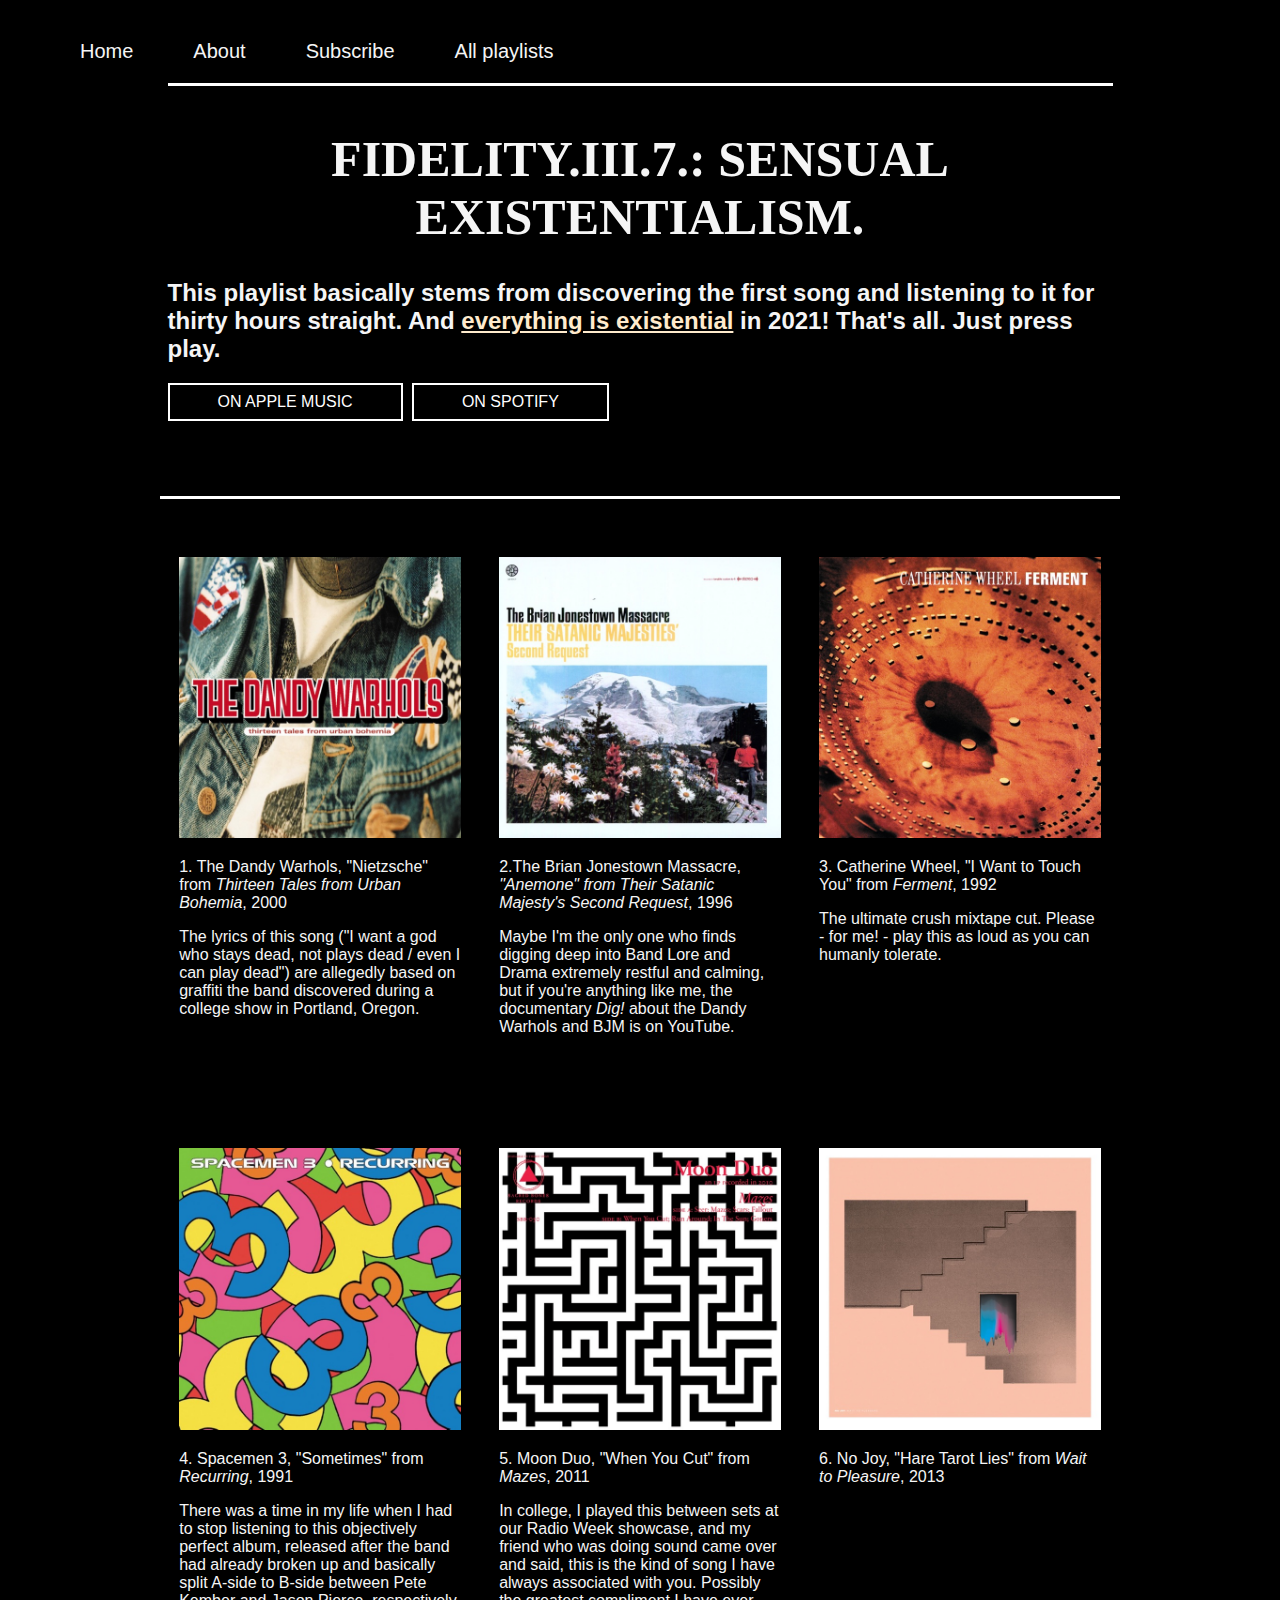
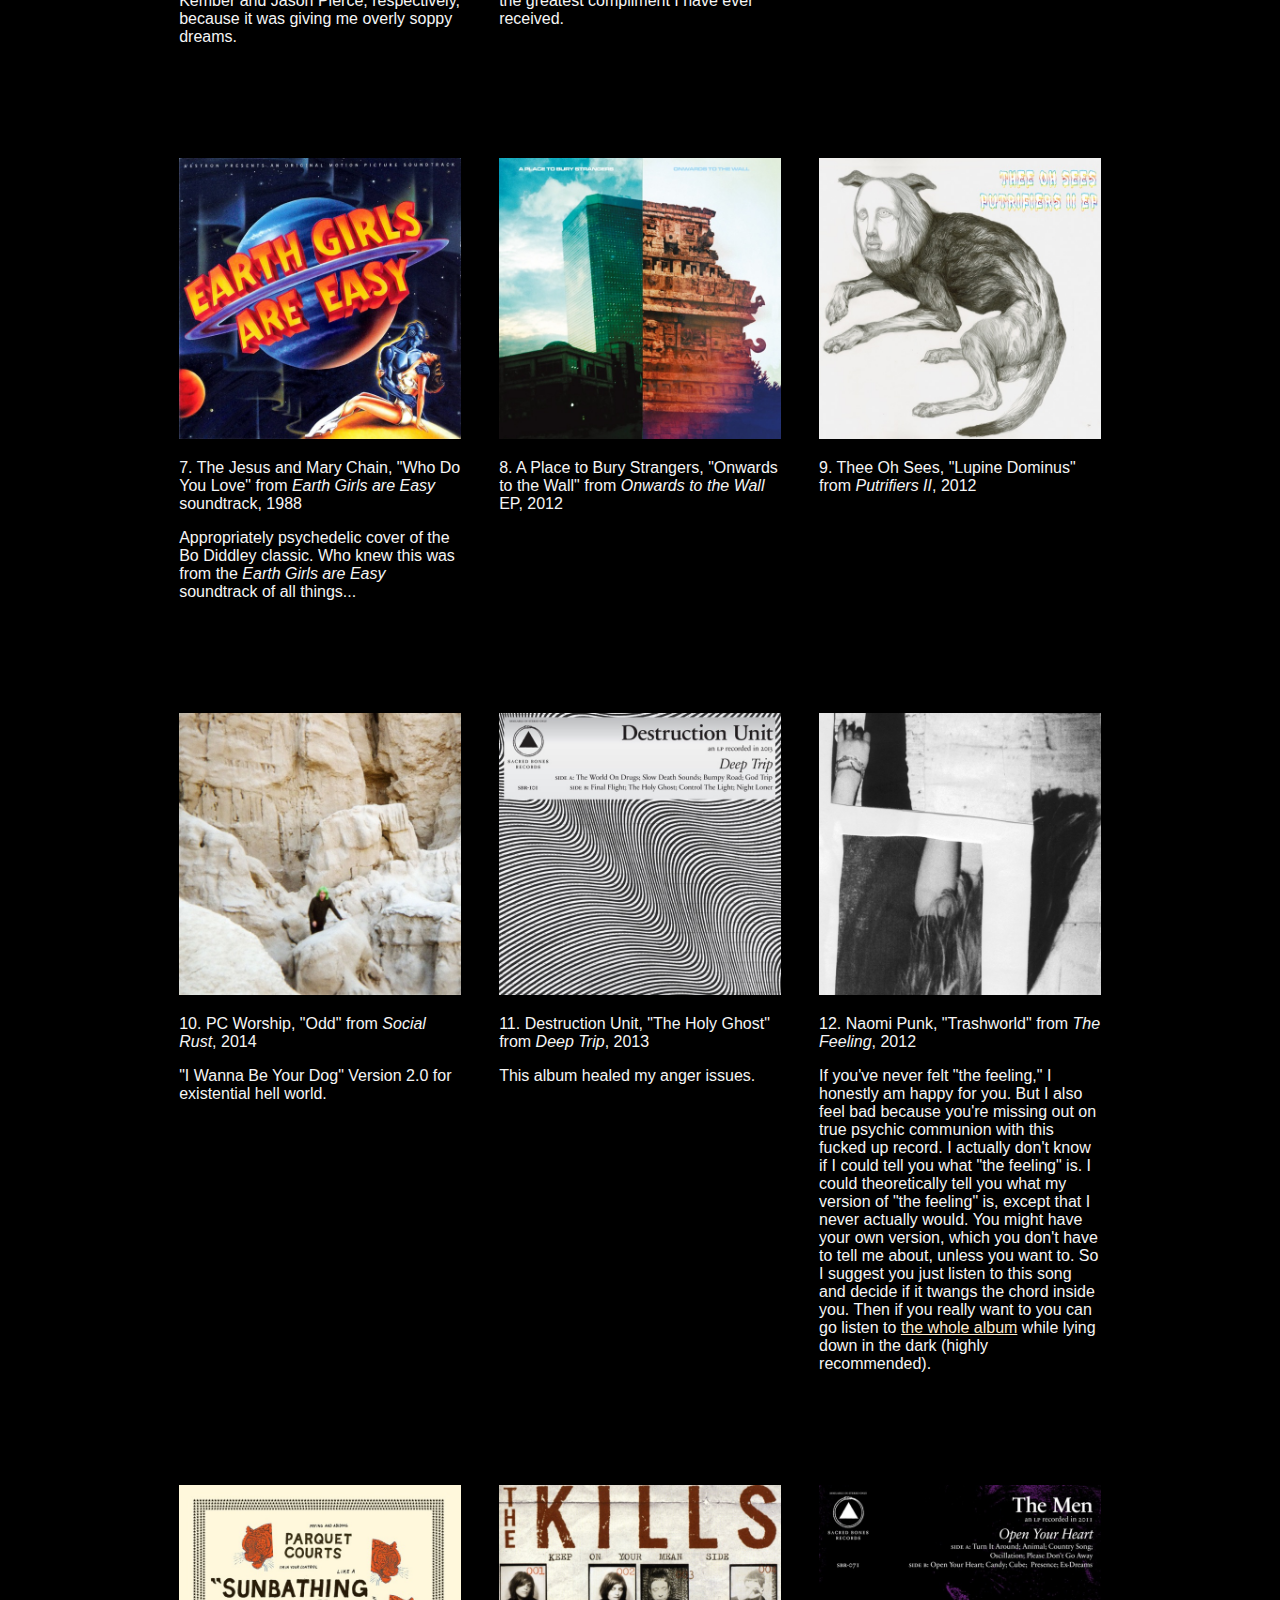
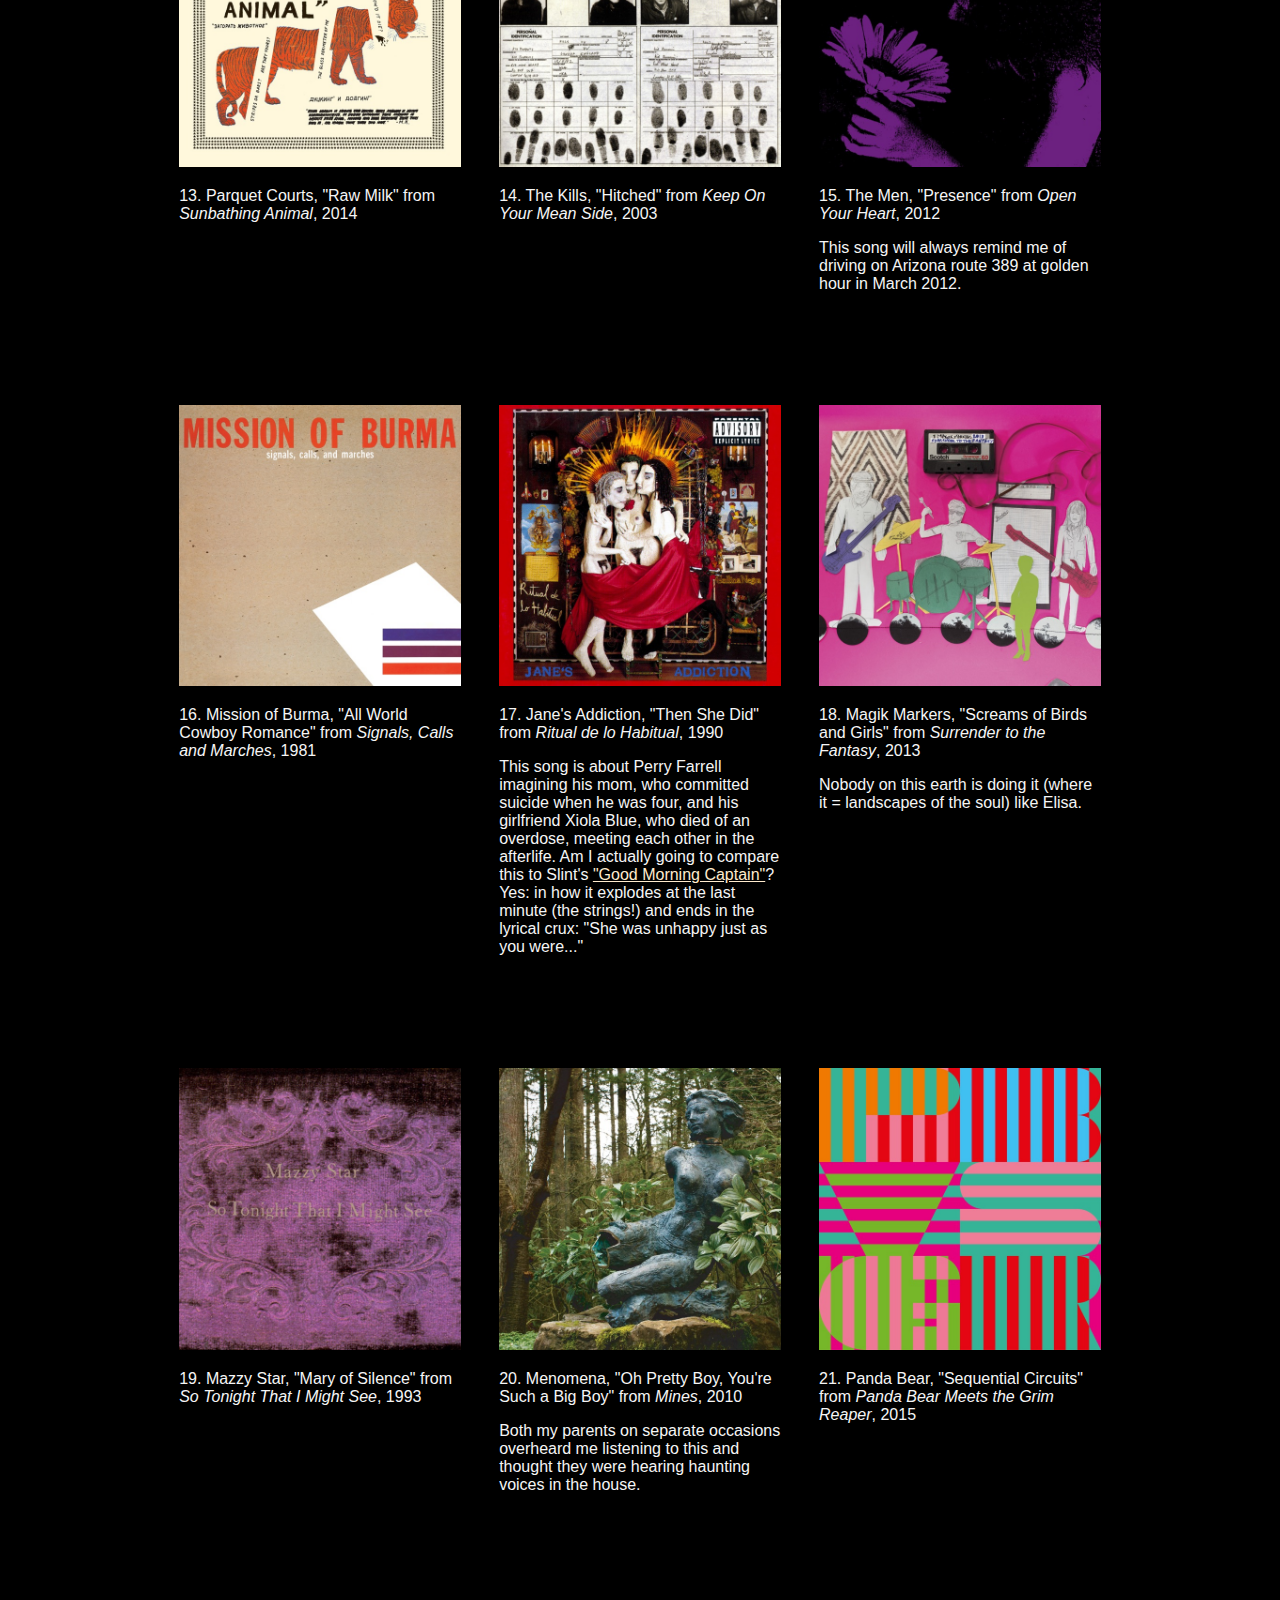
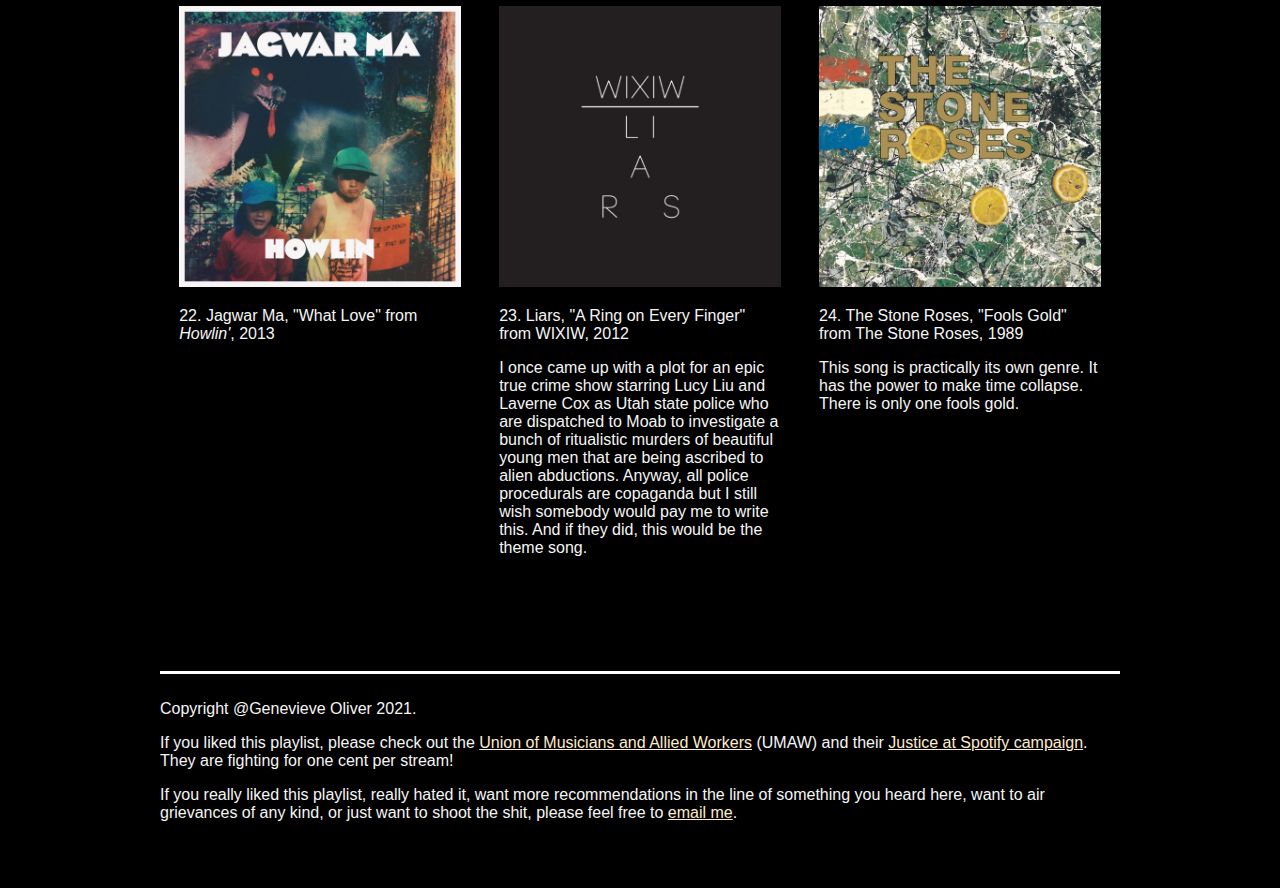
<file: sensual_existentialism.html>
<!DOCTYPE html>
<html class="html" lang="en">

    <head>
        <meta charset="utf-8">
        <meta name="viewport" content="FIDELITY.III.7.: SENSUAL EXISTENTIALISM">
        <title>FIDELITY.III.7.: SENSUAL EXISTENTIALISM</title>
        <meta name="description" content="A weekly newsletter of playlists. From Gen.">
        <link rel="stylesheet" href="./styles/main.css">
        <link rel="stylesheet" href="./styles/simple-grid.css">
    </head>

    <body>
        <header>
            <nav>
                <li>
                    <ul class="nav_item"><a href="./index.html">Home</a></ul>
                    <ul class="nav_item"><a href="./about.html">About</a></ul>
                    <ul class="nav_item"><a href="./subscribe form.html">Subscribe</a></ul>
                    <ul class="nav_item"><a href="./all_playlists.html">All playlists</a></ul>
                </li>
            </nav>
            <div class="container">
                <h1>FIDELITY.III.7.: SENSUAL EXISTENTIALISM. </h1>
                <h2>This playlist basically stems from discovering the first song and listening to it for thirty hours straight. And <a href="https://youtu.be/_p6tvs-qjpA">everything is existential</a> in 2021! That's all. Just press play. </h2>
                <a href="https://music.apple.com/us/playlist/new-fidelity-existential-sex-playlist/pl.u-76oNEy7TBAzmv" class="button">On Apple Music</a>
                <a href="https://open.spotify.com/playlist/5W8vwLsqLye2MPVDzkLwmP?si=czCyc27oQ9GGAMvnu0muxA&nd=1" class="button">On Spotify</a>
            </div>
        </header>
        <main>
            <div class="container">
                <div class="row">
                    <div class="col-4">
                            <img class="single_cover" src="./assets/playlist_7/thirteen_tales_from.jpeg" alt="cover art of Dandy Warhol's album Thirteen Tales From Urban Bohemia.">
                            <p>1. The Dandy Warhols, "Nietzsche" from <i>Thirteen Tales from Urban Bohemia</i>, 2000</p>
                            <p>The lyrics of this song ("I want a god who stays dead, not plays dead / even I can play dead") are allegedly based on graffiti the band discovered during a college show in Portland, Oregon. </p>
                    </div>
                    <div class="col-4">
                        <img class="single_cover" src="./assets/playlist_7/their_satantic_majesties.jpeg" alt="cover art of The Brian Jonestown massacre's album Their Satanic Majesties' Second Request.">
                        <p>2.The Brian Jonestown Massacre, <i>"Anemone" from Their Satanic Majesty's Second Request</i>, 1996</p>
                        <p>Maybe I'm the only one who finds digging deep into Band Lore and Drama extremely restful and calming, but if you're anything like me, the documentary <i>Dig!</i> about the Dandy Warhols and BJM is on YouTube. </p>
                    </div>
                    <div class="col-4">
                        <img class="single_cover" src="./assets/playlist_7/ferment.jpeg" alt="cover art of Catherine Wheel's album Ferment.">
                        <p>3. Catherine Wheel, "I Want to Touch You" from <i>Ferment</i>, 1992</p>
                        <p>The ultimate crush mixtape cut. Please - for me! - play this as loud as you can humanly tolerate.</p>
                    </div>
                </div>

                <div class="row">
                    <div class="col-4">
                        <img class="single_cover" src="./assets/playlist_7/recurring.jpeg" alt="cover art of Spacemen 3's album Recurring.">
                        <p>4. Spacemen 3, "Sometimes" from <i>Recurring</i>, 1991</p>
                        <p>There was a time in my life when I had to stop listening to this objectively perfect album, released after the band had already broken up and basically split A-side to B-side between Pete Kember and Jason Pierce, respectively, because it was giving me overly soppy dreams. </p>
                    </div>
                    <div class="col-4">
                        <img class="single_cover" src="./assets/playlist_7/mazes.jpeg" alt="cover art of Moon Duo's album Mazes.">
                        <p>5. Moon Duo, "When You Cut" from <i>Mazes</i>, 2011</p>
                        <p>In college, I played this between sets at our Radio Week showcase, and my friend who was doing sound came over and said, this is the kind of song I have always associated with you. Possibly the greatest compliment I have ever received. </p>
                    </div>
                    <div class="col-4">
                        <img class="single_cover" src="./assets/playlist_7/wait_to_pleasure.jpeg" alt="cover art of No Joy's album Wait to Pleasure.">
                        <p>6. No Joy, "Hare Tarot Lies" from <i>Wait to Pleasure</i>, 2013</p>
                    </div>
                </div>

                <div class="row">
                    <div class="col-4">
                        <img class="single_cover" src="./assets/playlist_7/earth_girls_are.jpeg" alt="cover art of the Eath Girls are Easy soundtrack.">
                        <p>7. The Jesus and Mary Chain, "Who Do You Love" from <i>Earth Girls are Easy</i> soundtrack, 1988</p>
                        <p>Appropriately psychedelic cover of the Bo Diddley classic. Who knew this was from the <i>Earth Girls are Easy</i> soundtrack of all things...</p>
                    </div>
                    <div class="col-4">
                        <img class="single_cover" src="./assets/playlist_7/onwards_to_the_wall.jpeg" alt="cover art of A Place to Bury Strangers' album Onwards to the Wall.">
                        <p>8. A Place to Bury Strangers, "Onwards to the Wall" from <i>Onwards to the Wall</i> EP, 2012</p>
                    </div>
                    <div class="col-4">
                        <img class="single_cover" src="./assets/playlist_7/putrifiers_II.jpeg" alt="cover art of Thee Oh Sees' album Putrifiers II.">
                        <p>9. Thee Oh Sees, "Lupine Dominus" from <i>Putrifiers II</i>, 2012</p>
                    </div>
                </div>

                <div class="row">
                    <div class="col-4">
                        <img class="single_cover" src="./assets/playlist_7/social_rust.jpeg" alt="cover art of PC Worship's album Social Rust.">
                        <p>10. PC Worship, "Odd" from <i>Social Rust</i>, 2014</p>
                        <p>"I Wanna Be Your Dog" Version 2.0 for existential hell world.</p>
                    </div>
                    <div class="col-4">
                        <img class="single_cover" src="./assets/playlist_7/deep_trip.jpeg" alt="cover art of Destruction Unit's album Deep Trip">
                        <p>11. Destruction Unit, "The Holy Ghost" from <i>Deep Trip</i>, 2013</p>
                        <p>This album healed my anger issues.</p>
                    </div>
                    <div class="col-4">
                        <img class="single_cover" src="./assets/playlist_7/the_feeling.jpeg" alt="cover art of Naomi Punk's album The Feeling.">
                        <p>12. Naomi Punk, "Trashworld" from <i>The Feeling</i>, 2012</p>
                        <p>If you've never felt "the feeling," I honestly am happy for you. But I also feel bad because you're missing out on true psychic communion with this fucked up record. I actually don't know if I could tell you what "the feeling" is. I could theoretically tell you what my version of "the feeling" is, except that I never actually would. You might have your own version, which you don't have to tell me about, unless you want to. So I suggest you just listen to this song and decide if it twangs the chord inside you. Then if you really want to you can go listen to <a href="https://youtu.be/PlHrptO3wxU">the whole album</a> while lying down in the dark (highly recommended). </p>
                    </div>
                </div>

                <div class="row">
                    <div class="col-4">
                        <img class="single_cover" src="./assets/playlist_7/sunbathing_animal.jpeg" alt="cover art of Parquet Court's album Sunbathing Animal.">
                        <p>13. Parquet Courts, "Raw Milk" from <i>Sunbathing Animal</i>, 2014 </p>
                    </div>
                    <div class="col-4">
                        <img class="single_cover" src="./assets/playlist_7/keep_on_your.jpeg" alt="cover art of The Kill's album Keep On Your Mean Side.">
                        <p>14. The Kills, "Hitched" from <i>Keep On Your Mean Side</i>, 2003</p>
                    </div>
                    <div class="col-4">
                        <img class="single_cover" src="./assets/playlist_7/open_your_heart.jpeg" alt="cover art of The Men's album Open your Heart.">
                        <p>15. The Men, "Presence" from <i>Open Your Heart</i>, 2012</p>
                        <p>This song will always remind me of driving on Arizona route 389 at golden hour in March 2012. </p>
                    </div>
                </div>

                <div class="row">
                    <div class="col-4">
                        <img class="single_cover" src="./assets/playlist_7/signals_calls_and.jpeg" alt="cover art of Mission of Burma's album Signals, Calls and Marches.">
                        <p>16. Mission of Burma, "All World Cowboy Romance" from <i>Signals, Calls and Marches</i>, 1981 </p>
                    </div>
                    <div class="col-4">
                        <img class="single_cover" src="./assets/playlist_7/ritual_de_lo.jpeg" alt="cover art of Jane's addiction's album">
                        <p>17. Jane's Addiction, "Then She Did" from <i>Ritual de lo Habitual</i>, 1990</p>
                        <p>This song is about Perry Farrell imagining his mom, who committed suicide when he was four, and his girlfriend Xiola Blue, who died of an overdose, meeting each other in the afterlife. Am I actually going to compare this to Slint's <a href="https://youtu.be/CuqEpjcBfaU">"Good Morning Captain"</a>? Yes: in how it explodes at the last minute (the strings!) and ends in the lyrical crux: "She was unhappy just as you were..."</p>
                    </div>
                    <div class="col-4">
                        <img class="single_cover" src="./assets/playlist_7/surrender_to_the.jpeg" alt="cover art of Magik Markers' album Surrender to the fantasy.">
                        <p>18. Magik Markers, "Screams of Birds and Girls" from <i>Surrender to the Fantasy</i>, 2013</p>
                        <p>Nobody on this earth is doing it (where it = landscapes of the soul) like Elisa. </p>
                    </div>
                </div>

                <div class="row">
                    <div class="col-4">
                        <img class="single_cover" src="./assets/playlist_7/so_tonight_that.jpeg" alt="cover art of Mazzy Star's album So Tonight That I Might See.">
                        <p>19. Mazzy Star, "Mary of Silence" from <i>So Tonight That I Might See</i>, 1993</p>
                    </div>
                    <div class="col-4">
                        <img class="single_cover" src="./assets/playlist_7/mines.jpeg">
                        <p>20. Menomena, "Oh Pretty Boy, You're Such a Big Boy" from <i>Mines</i>, 2010</p>
                        <p>Both my parents on separate occasions overheard me listening to this and thought they were hearing haunting voices in the house.</p>
                    </div>
                    <div class="col-4">
                        <img class="single_cover" src="./assets/playlist_7/panda_bear_meets.jpeg" alt="cover art of Panda Bear's album Panda Bear Meets the Grim Reaper.">
                        <p>21. Panda Bear, "Sequential Circuits" from <i>Panda Bear Meets the Grim Reaper</i>, 2015</p>
                    </div>
                </div>

                <div class="row">
                    <div class="col-4">
                        <img class="single_cover" src="./assets/playlist_7/howlin.jpeg" alt="cover art of Jagwar Ma's album Howlin'.">
                        <p>22. Jagwar Ma, "What Love" from <i>Howlin'</i>, 2013</p>
                    </div>
                    <div class="col-4">
                        <img class="single_cover" src="./assets/playlist_7/WIXIW.jpeg" alt="cover art of Liars' album WIXIW.">
                        <p>23. Liars, "A Ring on Every Finger" from WIXIW, 2012</p>
                        <p>I once came up with a plot for an epic true crime show starring Lucy Liu and Laverne Cox as Utah state police who are dispatched to Moab to investigate a bunch of ritualistic murders of beautiful young men that are being ascribed to alien abductions. Anyway, all police procedurals are copaganda but I still wish somebody would pay me to write this. And if they did, this would be the theme song.</p>
                    </div>
                    <div class="col-4">
                        <img class="single_cover" src="./assets/playlist_7/the_stone_roses.jpeg" alt="cover art of The Stone Roses's eponymous album.">
                        <p>24. The Stone Roses, "Fools Gold" from The Stone Roses, 1989</p>
                        <p>This song is practically its own genre. It has the power to make time collapse. There is only one fools gold. </p>
                    </div>
                </div>
            </div>
        </main>
        <footer>
            <div class="container">
                <div class="row">
                    <p>Copyright @Genevieve Oliver 2021.</p>
                    <p>If you liked this playlist, please check out the <a href="https://www.unionofmusicians.org/">Union of Musicians and Allied Workers</a> (UMAW) and their <a href="https://www.unionofmusicians.org/justice-at-spotify">Justice at Spotify campaign</a>. They are fighting for one cent per stream!</p>
                    <p>If you really liked this playlist, really hated it, want more recommendations in the line of something you heard here, want to air grievances of any kind, or just want to shoot the shit, please feel free to <a href="emailto: vitttorio.e@gmail.com">email me</a>.</p>
                </div>
            </div>
        </footer>
    </body>

</html>
</file>
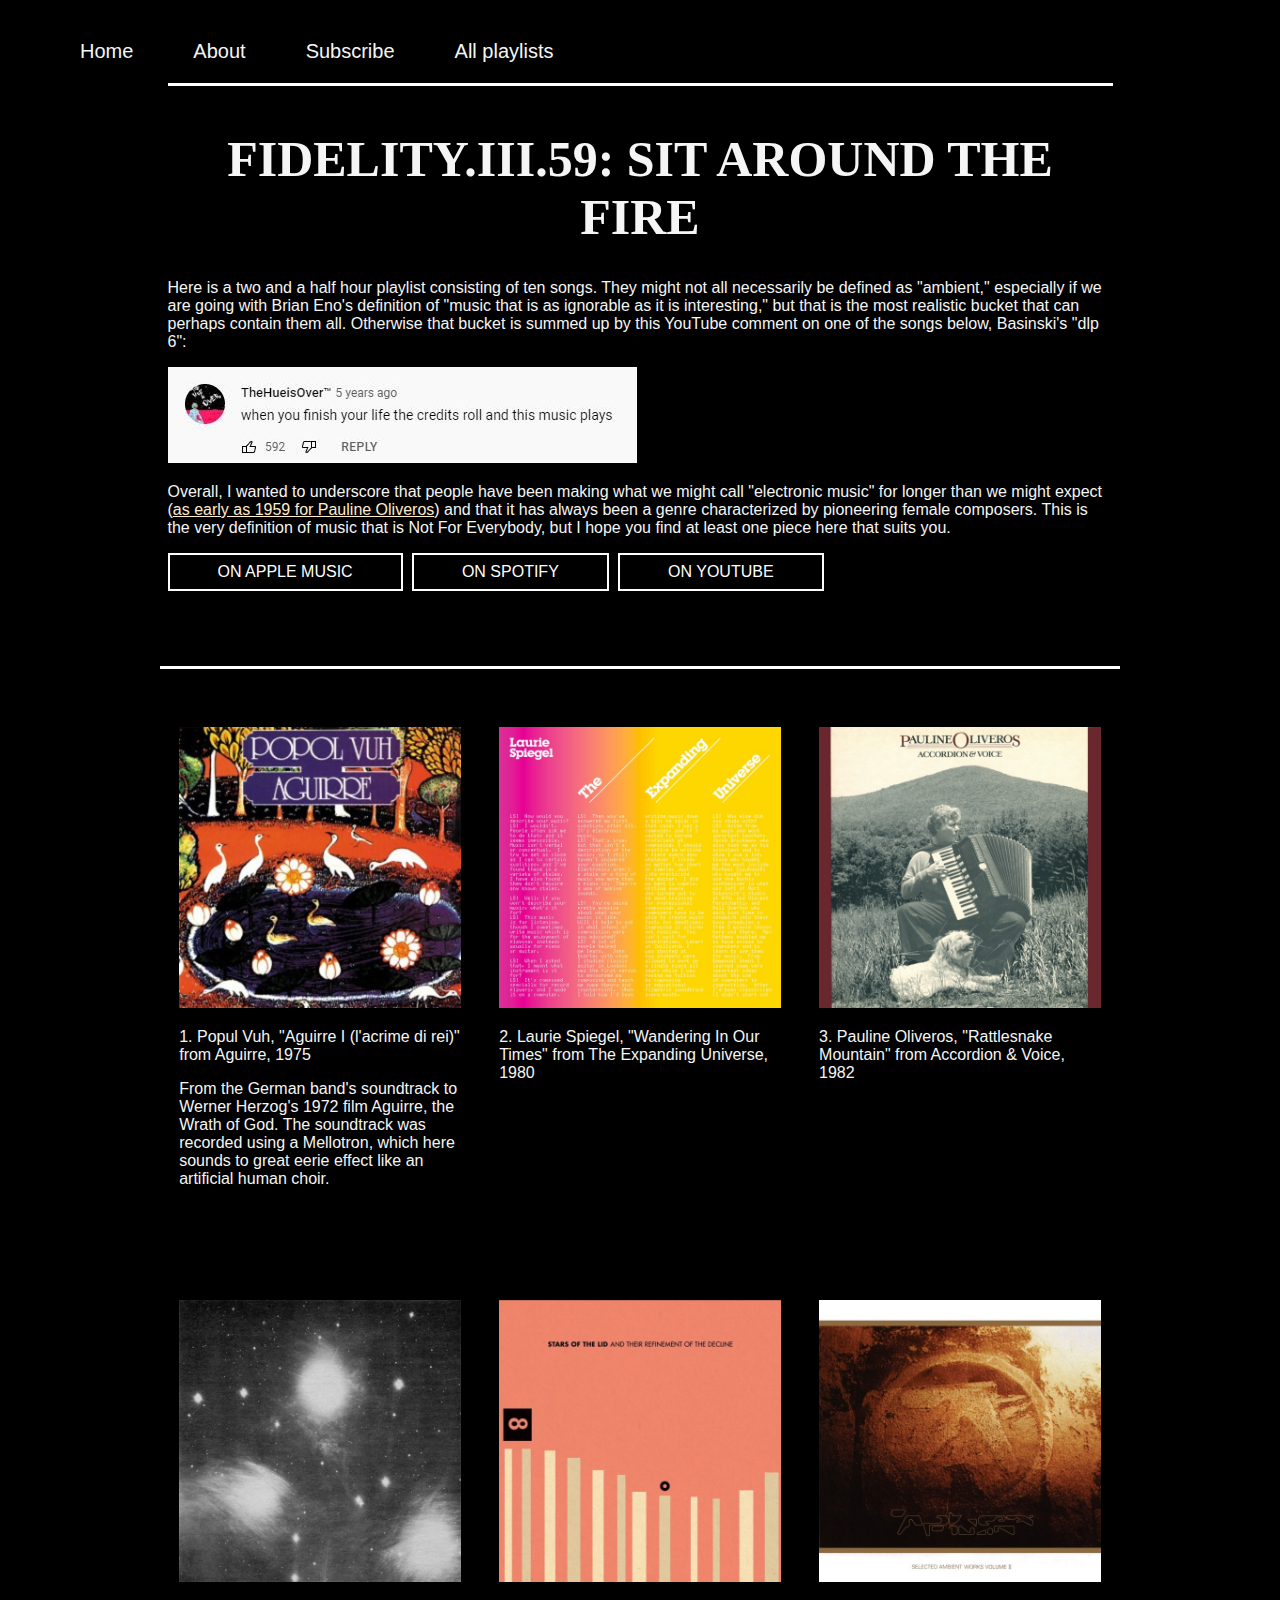
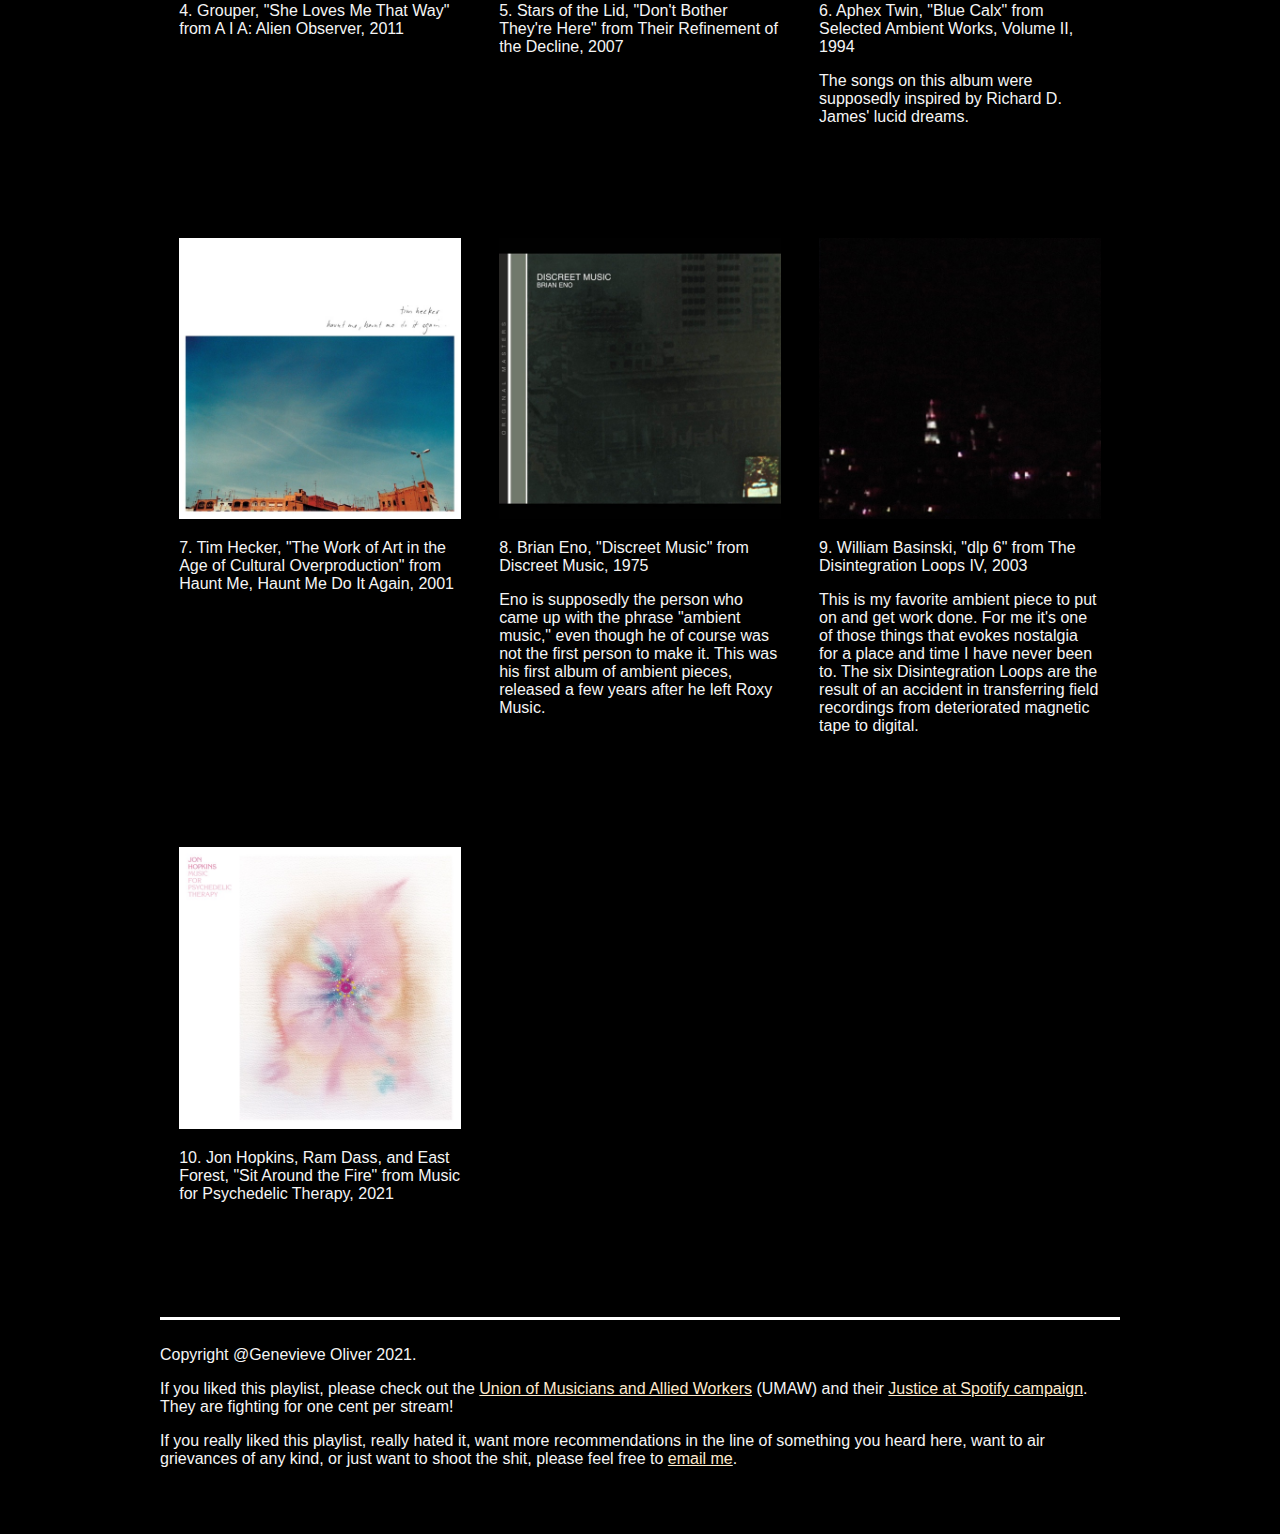
<file: sit_around_the.html>
<!-- playlist template -->
<!DOCTYPE html>
<html class="html" lang="en">

    <head>
        <meta charset="utf-8">
        <meta name="viewport" content="FIDELITY.III.59: SIT AROUND THE FIRE">
        <title>FIDELITY.III.59: SIT AROUND THE FIRE</title>
        <meta name="description" content="A weekly newsletter of playlists. From Gen.">
        <link rel="stylesheet" href="./styles/main.css">
        <link rel="stylesheet" href="./styles/simple-grid.css">
    </head>

    <body>
        <header>
            <nav>
                <li>
                    <ul class="nav_item"><a href="./index.html">Home</a></ul>
                    <ul class="nav_item"><a href="./about.html">About</a></ul>
                    <ul class="nav_item"><a href="./subscribe form.html">Subscribe</a></ul>
                    <ul class="nav_item"><a href="./all_playlists.html">All playlists</a></ul>
                </li>
            </nav>
            <div class="container">
                <h1>FIDELITY.III.59: SIT AROUND THE FIRE</h1>
                <p>Here is a two and a half hour playlist consisting of ten songs. They might not all necessarily be defined as "ambient," especially if we are going with Brian Eno's definition of "music that is as ignorable as it is interesting," but that is the most realistic bucket that can perhaps contain them all. Otherwise that bucket is summed up by this YouTube comment on one of the songs below, Basinski's "dlp 6": </p>
                <img class="screenshot" src="./assets/playlist_59/ytb_screenshot.jpeg" alt="a screenshot of a youtube comment that says when you finish your life the credits roll and this music plays">
                <p>Overall, I wanted to underscore that people have been making what we might call "electronic music" for longer than we might expect (<a href="https://paulineoliveros1.bandcamp.com/track/time-perspectives-1959">as early as 1959 for Pauline Oliveros</a>) and that it has always been a genre characterized by pioneering female composers. This is the very definition of music that is Not For Everybody, but I hope you find at least one piece here that suits you. </p>
                <a href="https://music.apple.com/us/playlist/new-fidelity-ambient/pl.u-76oNGp7tBAzmv" class="button">On Apple Music</a>
                <a href="https://open.spotify.com/playlist/0BGR3RhZt7GavHW6pstH17?si=AmfvDzwQR92Q7HNIglfdgQ&nd=1" class="button">On Spotify</a>
                <a href="https://youtube.com/playlist?list=PLLhOuTXiAdgmoNwsy_6uwQfFKFdSmqzfj" class="button">On Youtube</a>
            </div>
        </header>
        <main>
            <div class="container">
                <div class="row">
                    <div class="col-4">
                            <img class="single_cover" src="./assets/playlist_59/aguirre.jpeg" alt="cover art of Popul Vuh's album Aguirre">
                            <p>1. Popul Vuh, "Aguirre I (l'acrime di rei)" from Aguirre, 1975</p>
                            <p>From the German band's soundtrack to Werner Herzog's 1972 film Aguirre, the Wrath of God. The soundtrack was recorded using a Mellotron, which here sounds to great eerie effect like an artificial human choir.</p>
                    </div>
                    <div class="col-4">
                        <img class="single_cover" src="./assets/playlist_59/the_expanding_universe.jpeg" alt="cover art of Laurie Spiegel's album The Expanding Universe">
                        <p>2. Laurie Spiegel, "Wandering In Our Times" from The Expanding Universe, 1980</p>
                    </div>
                    <div class="col-4">
                        <img class="single_cover" src="./assets/playlist_59/accordion_and_voice.jpeg" alt="cover art of Pauline Oliveros album Accordion & Voice">
                        <p>3. Pauline Oliveros, "Rattlesnake Mountain" from Accordion & Voice, 1982</p>
                    </div>
                </div>

                <div class="row">
                    <div class="col-4">
                        <img class="single_cover" src="./assets/playlist_59/alien_observer.jpeg" alt="cover art of Grouper's album A I A: Alien Observer">
                        <p>4. Grouper, "She Loves Me That Way" from A I A: Alien Observer, 2011</p>
                    </div>
                    <div class="col-4">
                        <img class="single_cover" src="./assets/playlist_59/and_their_refinement.jpeg" alt="cover art of Stars of the Lid's album Their Refinement of the Decline">
                        <p>5. Stars of the Lid, "Don't Bother They're Here" from Their Refinement of the Decline, 2007</p>
                    </div>
                    <div class="col-4">
                        <img class="single_cover" src="./assets/playlist_59/selected_ambient_works.jpeg" alt="cover art of Aphex Twin's album Selected Ambient Works, Volume II">
                        <p>6. Aphex Twin, "Blue Calx" from Selected Ambient Works, Volume II, 1994</p>
                        <p>The songs on this album were supposedly inspired by Richard D. James' lucid dreams.</p>
                    </div>
                </div>

                <div class="row">
                    <div class="col-4">
                        <img class="single_cover" src="./assets/playlist_59/haunt_me.jpeg" alt="cover art of Tim Hecker's album Haunt Me">
                        <p>7. Tim Hecker, "The Work of Art in the Age of Cultural Overproduction" from Haunt Me, Haunt Me Do It Again, 2001</p>
                    </div>
                    <div class="col-4">
                        <img class="single_cover" src="./assets/playlist_59/discreet_music.jpeg" alt="cover art of Brian Eno's album Discreet Music">
                        <p>8. Brian Eno, "Discreet Music" from Discreet Music, 1975</p>
                        <p>Eno is supposedly the person who came up with the phrase "ambient music," even though he of course was not the first person to make it. This was his first album of ambient pieces, released a few years after he left Roxy Music.</p>
                    </div>
                    <div class="col-4">
                        <img class="single_cover" src="./assets/playlist_59/the_disintegration_loops.jpeg" alt="cover art of William Basinski's album The Disintegration Loops IV">
                        <p>9. William Basinski, "dlp 6" from The Disintegration Loops IV, 2003</p>
                        <p>This is my favorite ambient piece to put on and get work done. For me it's one of those things that evokes nostalgia for a place and time I have never been to. The six Disintegration Loops are the result of an accident in transferring field recordings from deteriorated magnetic tape to digital.</p>
                    </div>
                </div>

                <div class="row">
                    <div class="col-4">
                        <img class="single_cover" src="./assets/playlist_59/music_for_psychedelic.jpeg" alt="cover art of Jon Hopkins' album Music for Psychedelic Therapy">
                        <p>10. Jon Hopkins, Ram Dass, and East Forest, "Sit Around the Fire" from Music for Psychedelic Therapy, 2021</p>
                    </div>
                </div>
            </div>
        </main>

        <footer>
            <div class="container">
                <div class="row">
                    <p>Copyright @Genevieve Oliver 2021.</p>
                    <p>If you liked this playlist, please check out the <a href="https://www.unionofmusicians.org/">Union of Musicians and Allied Workers</a> (UMAW) and their <a href="https://www.unionofmusicians.org/justice-at-spotify">Justice at Spotify campaign</a>. They are fighting for one cent per stream!</p>
                    <p>If you really liked this playlist, really hated it, want more recommendations in the line of something you heard here, want to air grievances of any kind, or just want to shoot the shit, please feel free to <a href="emailto: vitttorio.e@gmail.com">email me</a>.</p>
                </div>
            </div>
        </footer>
    </body>

</html>
</file>
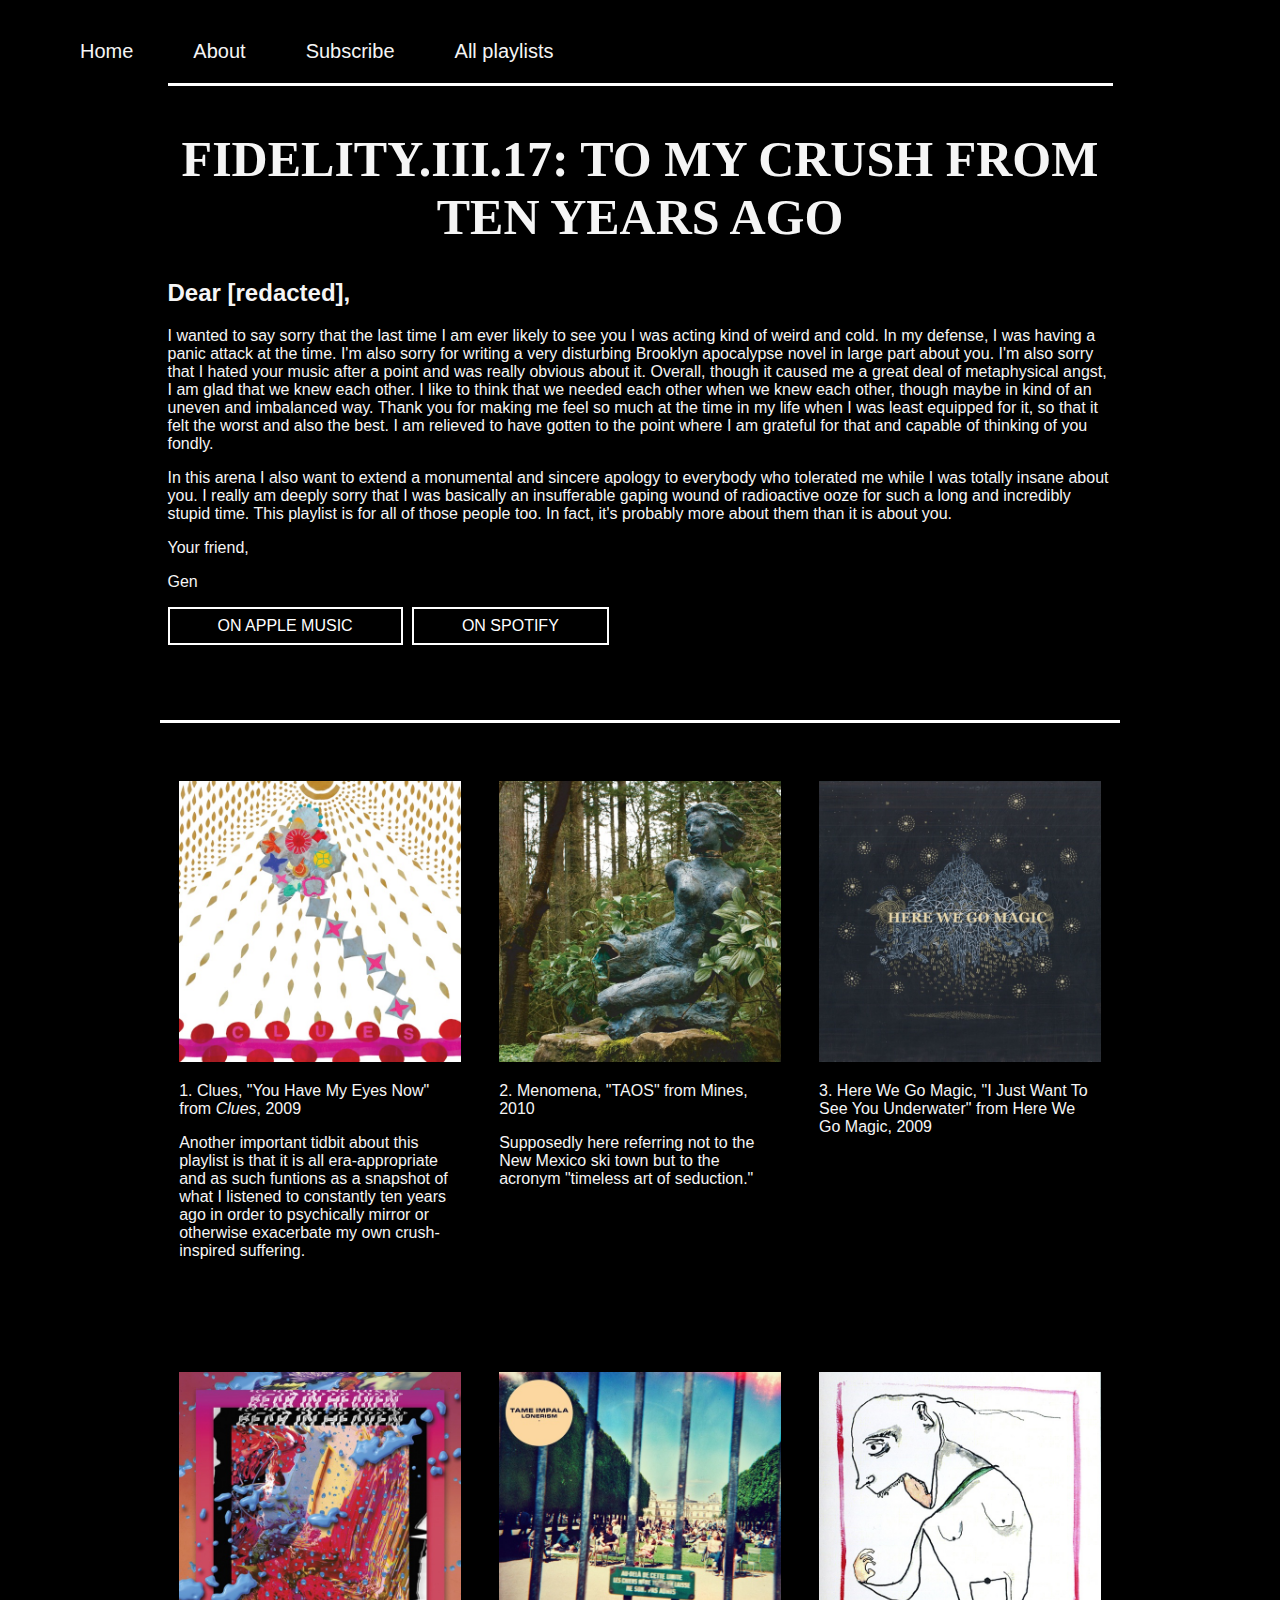
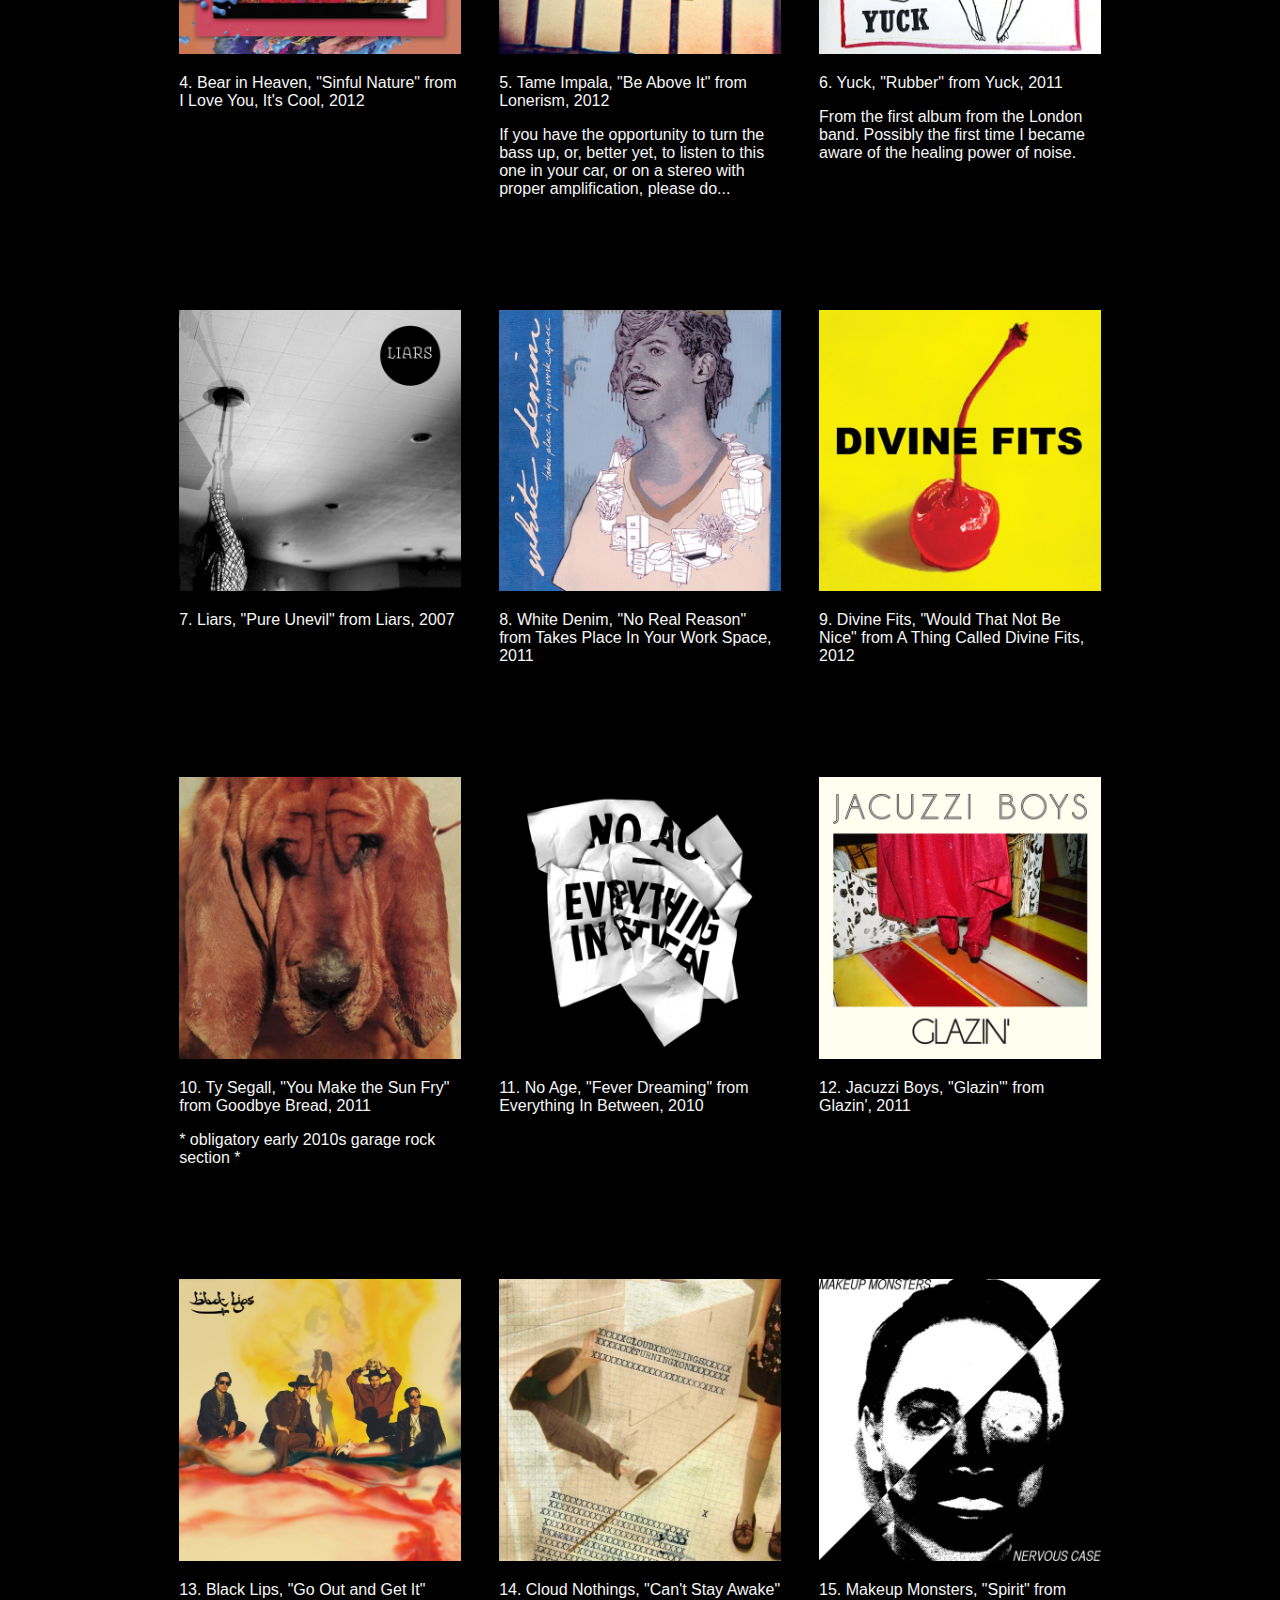
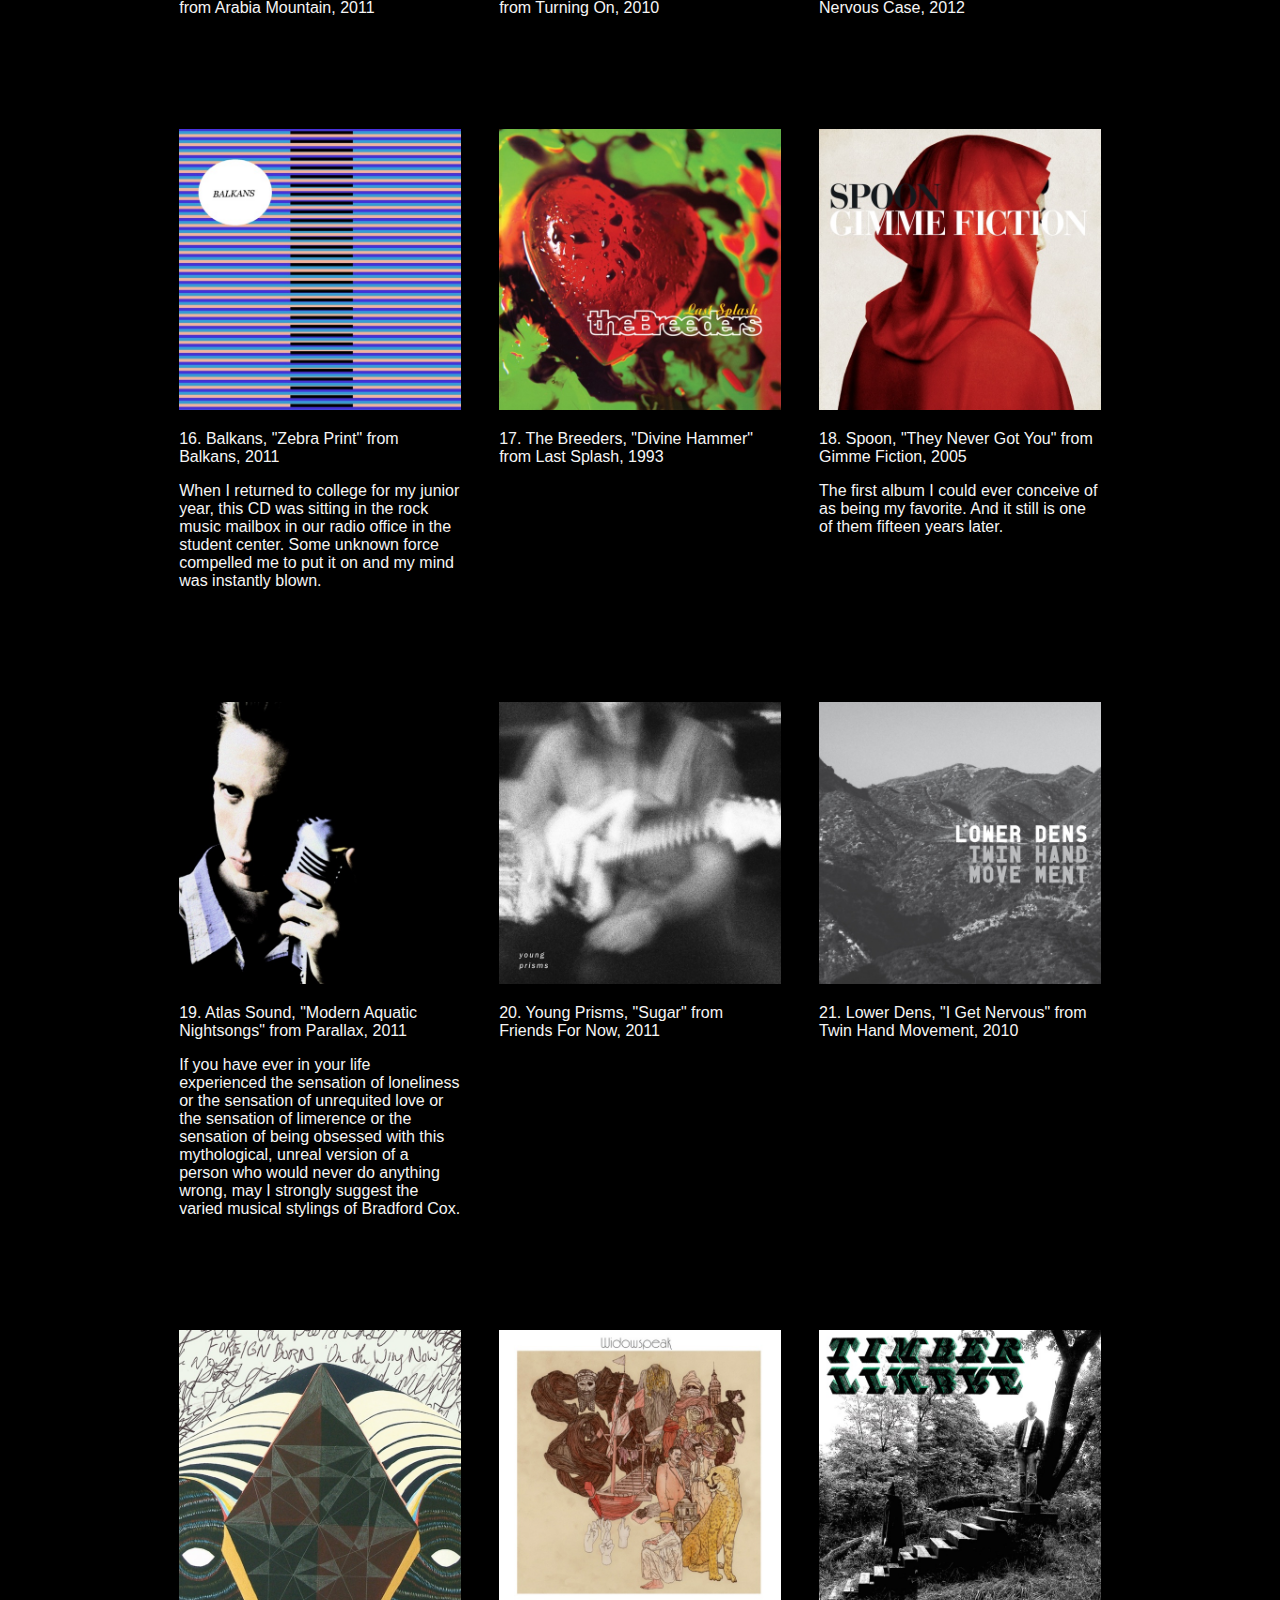
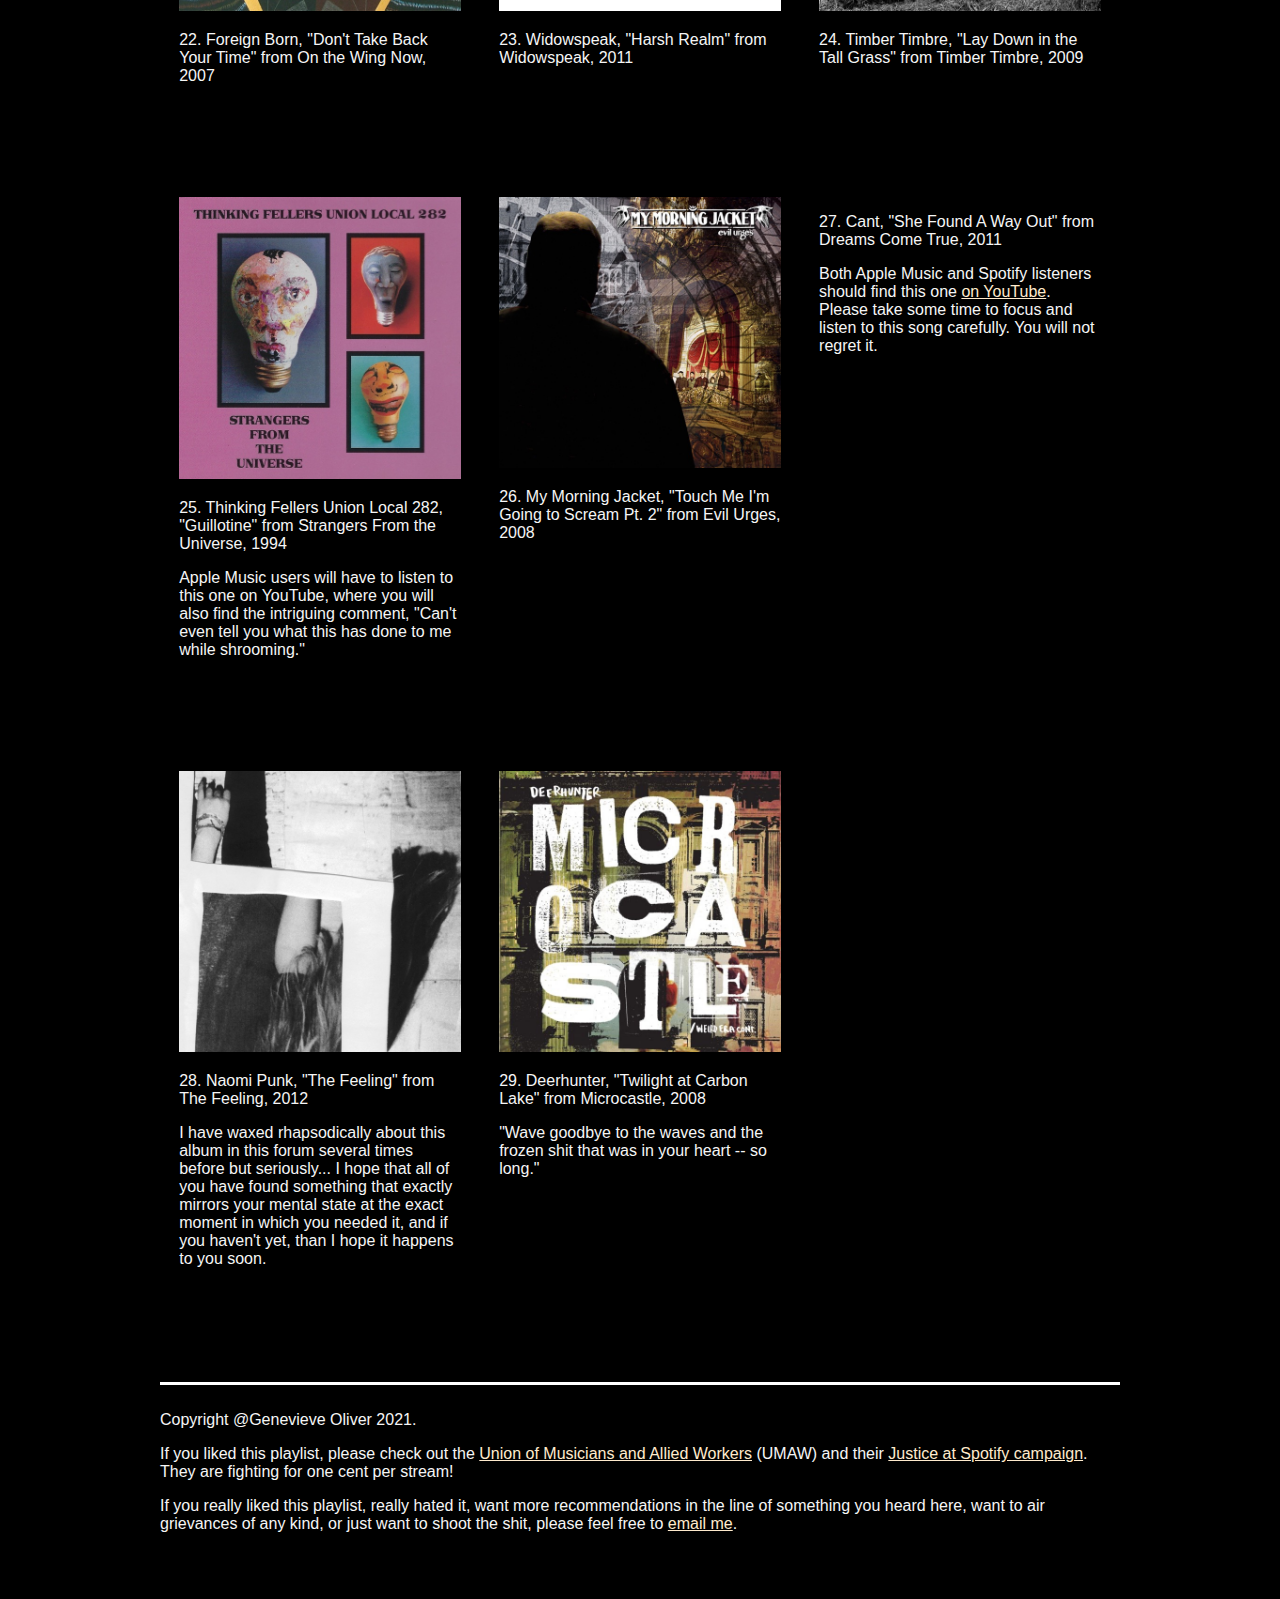
<file: to_my_crush.html>
<!-- playlist template -->
<!DOCTYPE html>
<html class="html" lang="en">

    <head>
        <meta charset="utf-8">
        <meta name="viewport" content="FIDELITY.III.17: TO MY CRUSH FROM TEN YEARS AGO">
        <title>FIDELITY.III.17: TO MY CRUSH FROM TEN YEARS AGO</title>
        <meta name="description" content="A weekly newsletter of playlists. From Gen.">
        <link rel="stylesheet" href="./styles/main.css">
        <link rel="stylesheet" href="./styles/simple-grid.css">
    </head>

    <body>
        <header>
            <nav>
                <li>
                    <ul class="nav_item"><a href="./index.html">Home</a></ul>
                    <ul class="nav_item"><a href="./about.html">About</a></ul>
                    <ul class="nav_item"><a href="./subscribe form.html">Subscribe</a></ul>
                    <ul class="nav_item"><a href="./all_playlists.html">All playlists</a></ul>
                </li>
            </nav>
            <div class="container">
                <h1>FIDELITY.III.17: TO MY CRUSH FROM TEN YEARS AGO</h1>
                <h2>Dear [redacted],</h2>
                <p>I wanted to say sorry that the last time I am ever likely to see you I was acting kind of weird and cold. In my defense, I was having a panic attack at the time. I'm also sorry for writing a very disturbing Brooklyn apocalypse novel in large part about you. I'm also sorry that I hated your music after a point and was really obvious about it. Overall, though it caused me a great deal of metaphysical angst, I am glad that we knew each other. I like to think that we needed each other when we knew each other, though maybe in kind of an uneven and imbalanced way. Thank you for making me feel so much at the time in my life when I was least equipped for it, so that it felt the worst and also the best. I am relieved to have gotten to the point where I am grateful for that and capable of thinking of you fondly. </p>
                <p>In this arena I also want to extend a monumental and sincere apology to everybody who tolerated me while I was totally insane about you. I really am deeply sorry that I was basically an insufferable gaping wound of radioactive ooze for such a long and incredibly stupid time. This playlist is for all of those people too. In fact, it's probably more about them than it is about you. </p>
                <p>Your friend,</p>
                <p>Gen</p>
                <a href="https://music.apple.com/us/playlist/new-fidelity-2011/pl.u-9N9LeD3FVMYD1" class="button">On Apple Music</a>
                <a href="https://open.spotify.com/playlist/2nSqdRI2Gcj3umaTidz4Qg?si=11a1f4bcfc7a40fd" class="button">On Spotify</a>
            </div>
        </header>
        <main>
            <div class="container">
                <div class="row">
                    <div class="col-4">
                            <img class="single_cover" src="./assets/playlist_17/clues.jpeg" alt="cover art of Clues' album Clues.">
                            <p>1. Clues, "You Have My Eyes Now" from <i>Clues</i>, 2009</p>
                            <p>Another important tidbit about this playlist is that it is all era-appropriate and as such funtions as a snapshot of what I listened to constantly ten years ago in order to psychically mirror or otherwise exacerbate my own crush-inspired suffering.</p>
                    </div>
                    <div class="col-4">
                        <img class="single_cover" src="./assets/playlist_17/mines.jpeg" alt="cover art of Menomena's album Mines.">
                        <p>2. Menomena, "TAOS" from Mines, 2010</p>
                        <p>Supposedly here referring not to the New Mexico ski town but to the acronym "timeless art of seduction." </p>
                    </div>
                    <div class="col-4">
                        <img class="single_cover" src="./assets/playlist_17/here_we_go.jpeg" alt="cover art of Here We Go Magic's album Here We Go Magic.">
                        <p>3. Here We Go Magic, "I Just Want To See You Underwater" from Here We Go Magic, 2009</p>
                    </div>
                </div>

                <div class="row">
                    <div class="col-4">
                        <img class="single_cover" src="./assets/playlist_17/i_love_you.jpeg" alt="cover art of Bear in Heaven's album I Love You, It's Cool.">
                        <p>4. Bear in Heaven, "Sinful Nature" from I Love You, It's Cool, 2012</p>
                    </div>
                    <div class="col-4">
                        <img class="single_cover" src="./assets/playlist_17/lonerism.jpeg" alt="cover art of Tame Impala's album Lonerism.">
                        <p>5. Tame Impala, "Be Above It" from Lonerism, 2012</p>
                        <p>If you have the opportunity to turn the bass up, or, better yet, to listen to this one in your car, or on a stereo with proper amplification, please do... </p>
                    </div>
                    <div class="col-4">
                        <img class="single_cover" src="./assets/playlist_17/yuck.jpeg" alt="cover art of Yuck's album Yuck.">
                        <p>6. Yuck, "Rubber" from Yuck, 2011</p>
                        <p>From the first album from the London band. Possibly the first time I became aware of the healing power of noise. </p>
                    </div>
                </div>

                <div class="row">
                    <div class="col-4">
                        <img class="single_cover" src="./assets/playlist_17/liars.jpeg" alt="cover art of Liars' album Liars">
                        <p>7. Liars, "Pure Unevil" from Liars, 2007</p>
                    </div>
                    <div class="col-4">
                        <img class="single_cover" src="./assets/playlist_17/take_place_in.jpeg" alt="cover art of White Denim's album Takes Place In Your Work Space.">
                        <p>8. White Denim, "No Real Reason" from Takes Place In Your Work Space, 2011</p>
                    </div>
                    <div class="col-4">
                        <img class="single_cover" src="./assets/playlist_17/a_thing_called.jpeg" alt="cover art of Divine Fits' album A Thing Called Divine Fits.">
                        <p>9. Divine Fits, "Would That Not Be Nice" from A Thing Called Divine Fits, 2012</p>
                    </div>
                </div>

                <div class="row">
                    <div class="col-4">
                        <img class="single_cover" src="./assets/playlist_17/goodbye_bread.jpeg" alt="cover art of Ty Segall's album Goodbye Bread.">
                        <p>10. Ty Segall, "You Make the Sun Fry" from Goodbye Bread, 2011</p>
                        <p>* obligatory early 2010s garage rock section * </p>
                    </div>
                    <div class="col-4">
                        <img class="single_cover" src="./assets/playlist_17/everything_in_between.jpeg" alt="cover art of No Age's album Everything in Between.">
                        <p>11. No Age, "Fever Dreaming" from Everything In Between, 2010</p>
                    </div>
                    <div class="col-4">
                        <img class="single_cover" src="./assets/playlist_17/glazin.jpeg" alt="cover art of Jacuzzi Boys' album Glazin">
                        <p>12. Jacuzzi Boys, "Glazin'" from Glazin', 2011</p>
                    </div>
                </div>

                <div class="row">
                    <div class="col-4">
                        <img class="single_cover" src="./assets/playlist_17/arabia_mountain.jpeg" alt="cover art of Black Lips' album Arabia Mountain.">
                        <p>13. Black Lips, "Go Out and Get It" from Arabia Mountain, 2011</p>
                    </div>
                    <div class="col-4">
                        <img class="single_cover" src="./assets/playlist_17/turning_on.jpeg" alt="cover art of Cloud Nothing's album Turning On.">
                        <p>14. Cloud Nothings, "Can't Stay Awake" from Turning On, 2010</p>
                    </div>
                    <div class="col-4">
                        <img class="single_cover" src="./assets/playlist_17/nervous_case.jpeg" alt="cover art of Makeup Monsters' album Nervous Case.">
                        <p>15. Makeup Monsters, "Spirit" from Nervous Case, 2012</p>
                    </div>
                </div>

                <div class="row">
                    <div class="col-4">
                        <img class="single_cover" src="./assets/playlist_17/balkans.jpeg" alt="cover art of Balkans' album Balkans.">
                        <p>16. Balkans, "Zebra Print" from Balkans, 2011</p>
                        <p>When I returned to college for my junior year, this CD was sitting in the rock music mailbox in our radio office in the student center. Some unknown force compelled me to put it on and my mind was instantly blown.</p>
                    </div>
                    <div class="col-4">
                        <img class="single_cover" src="./assets/playlist_17/last_splash.jpeg" alt="cover art of The Breeders' album Last Splash.">
                        <p>17. The Breeders, "Divine Hammer" from Last Splash, 1993</p>
                    </div>
                    <div class="col-4">
                        <img class="single_cover" src="./assets/playlist_17/gimme_fiction.jpeg" alt="cover art of Spoon's album Gimme Fiction.">
                        <p>18. Spoon, "They Never Got You" from Gimme Fiction, 2005</p>
                        <p>The first album I could ever conceive of as being my favorite. And it still is one of them fifteen years later.</p>
                    </div>
                </div>

                <div class="row">
                    <div class="col-4">
                        <img class="single_cover" src="./assets/playlist_17/parallax.jpeg" alt="cover art of Atlas Sound's album Parallax.">
                        <p>19. Atlas Sound, "Modern Aquatic Nightsongs" from Parallax, 2011</p>
                        <p>If you have ever in your life experienced the sensation of loneliness or the sensation of unrequited love or the sensation of limerence or the sensation of being obsessed with this mythological, unreal version of a person who would never do anything wrong, may I strongly suggest the varied musical stylings of Bradford Cox. </p>
                    </div>
                    <div class="col-4">
                        <img class="single_cover" src="./assets/playlist_17/friends_for_now.jpeg" alt="cover art of Young Prisms' album Friends For Now.">
                        <p>20. Young Prisms, "Sugar" from Friends For Now, 2011</p>
                    </div>
                    <div class="col-4">
                        <img class="single_cover" src="./assets/playlist_17/twin_hand_movement.jpeg" alt="cover art of Lower Dens' album Twin Hand Movement.">
                        <p>21. Lower Dens, "I Get Nervous" from Twin Hand Movement, 2010</p>
                    </div>
                </div>

                <div class="row">
                    <div class="col-4">
                        <img class="single_cover" src="./assets/playlist_17/on_the_wing.jpeg" alt="cover art of Foreign Born's album On the Wing Now,">
                        <p>22. Foreign Born, "Don't Take Back Your Time" from On the Wing Now, 2007</p>
                    </div>
                    <div class="col-4">
                        <img class="single_cover" src="./assets/playlist_17/widowspeak.jpeg" alt="cover art of Widowspeak's album Widowspeak.">
                        <p>23. Widowspeak, "Harsh Realm" from Widowspeak, 2011</p>
                    </div>
                    <div class="col-4">
                        <img class="single_cover" src="./assets/playlist_17/timber_timbre.jpeg" alt="cover art of Timber Timbre's album Timber Timbre.">
                        <p>24. Timber Timbre, "Lay Down in the Tall Grass" from Timber Timbre, 2009</p>
                    </div>
                </div>

                <div class="row">
                    <div class="col-4">
                        <img class="single_cover" src="./assets/playlist_17/strangers_from_the.jpeg" alt="cover art of From the Universe.">
                        <p>25. Thinking Fellers Union Local 282, "Guillotine" from Strangers From the Universe, 1994</p>
                        <p>Apple Music users will have to listen to this one on YouTube, where you will also find the intriguing comment, "Can't even tell you what this has done to me while shrooming."</p>
                    </div>
                    <div class="col-4">
                        <img class="single_cover" src="./assets/playlist_17/evil_urges.jpeg" alt="cover art of My Morning Jacket's album Evil Urges">
                        <p>26. My Morning Jacket, "Touch Me I'm Going to Scream Pt. 2" from Evil Urges, 2008</p>
                    </div>
                    <div class="col-4">
                        <p>27. Cant, "She Found A Way Out" from Dreams Come True, 2011</p>
                        <p>Both Apple Music and Spotify listeners should find this one <a href="https://youtu.be/E5nmg3XihZ4">on YouTube</a>. Please take some time to focus and listen to this song carefully. You will not regret it. </p>
                    </div>
                </div>

                <div class="row">
                    <div class="col-4">
                        <img class="single_cover" src="./assets/playlist_17/the_feeling.jpeg" alt="cover art of Naomi Punk's album The Feeling.">
                        <p>28. Naomi Punk, "The Feeling" from The Feeling, 2012</p>
                        <p>I have waxed rhapsodically about this album in this forum several times before but seriously... I hope that all of you have found something that exactly mirrors your mental state at the exact moment in which you needed it, and if you haven't yet, than I hope it happens to you soon.</p>
                    </div>
                    <div class="col-4">
                        <img class="single_cover" src="./assets/playlist_17/microcastle.jpeg" alt="cover art of Deerhunter's album Microcastle.">
                        <p>29. Deerhunter, "Twilight at Carbon Lake" from Microcastle, 2008</p>
                        <p>"Wave goodbye to the waves and the frozen shit that was in your heart -- so long." </p>
                    </div>
                </div>
            </div>
        </main>

        <footer>
            <div class="container">
                <div class="row">
                    <p>Copyright @Genevieve Oliver 2021.</p>
                    <p>If you liked this playlist, please check out the <a href="https://www.unionofmusicians.org/">Union of Musicians and Allied Workers</a> (UMAW) and their <a href="https://www.unionofmusicians.org/justice-at-spotify">Justice at Spotify campaign</a>. They are fighting for one cent per stream!</p>
                    <p>If you really liked this playlist, really hated it, want more recommendations in the line of something you heard here, want to air grievances of any kind, or just want to shoot the shit, please feel free to <a href="emailto: vitttorio.e@gmail.com">email me</a>.</p>
                </div>
            </div>
        </footer>
    </body>

</html>
</file>
<file: styles/main.css>
html {
	scroll-behavior: smooth;
}

body {
    background-color: black;
	color: whitesmoke;
	font-family: "futura", lucida, sans-serif;
	margin: 0;
	padding: 0;
	height: 100%;
}

.container {
	/* position: relative; */
	padding: 10px 0px;
}

main {
	height: auto;
}

header {
	padding: 10px;
	margin: 10px 0px;
}

nav li {
	list-style-type: none;
	display: flex;
	margin: 0 20px;
	font-size: 20px;
}

.nav_item a {
	text-decoration: none;
	color: whitesmoke;
	padding: 10px;
}

.nav_item a:hover {
	padding:0.5em 3em;
	border:0.16em solid #FFFFFF;
	margin:0 0.3em 0.3em 0;
}

h1 {
    font-family: "palatino", Georgia, serif;
	font-size: 50px;
	text-align: center;
}

.container li {
	list-style-type: none;
}

.intro {
	line-height: 2rem;
	padding: 40px 80px;
}

a {
	color: blanchedalmond;
}

a :visited {
	color:bisque;
}

a.button{
/* https://fdossena.com/?p=html5cool/buttons/i.frag */
	display:inline-block;
	padding:0.5em 3em;
	border:0.16em solid #FFFFFF;
	margin:0 0.3em 0.3em 0;
	box-sizing: border-box;
	text-decoration:none;
	text-transform:uppercase;
	font-family:'Roboto',sans-serif;
	font-weight:400;
	color:#FFFFFF;
	text-align:center;
	transition: all 0.15s;
	}
	a.button:hover{
	color:#DDDDDD;
	border-color:#DDDDDD;
	}
	a.button:active{
	color:#BBBBBB;
	border-color:#BBBBBB;
	}


.playlist {
	position: relative; 
	/* immediate parent should be relative */
	width: 100%;
	animation-name: spinning;
	animation-duration: 40s;
	animation-timing-function: linear;
	animation-iteration-count: infinite;
}

.playlist_large {
	width: 50vw;
}

.playlist_middle {
	width: 40vw; 
}
 
.playlist_small {
	width: 30vw; 
}

#playlist_7 {
	left: 0vw;
	top: 10vw; 
} 

#playlist_17 {
	left: 50vw;
	top: 20vw;
}

#playlist_46 {
	left: 7vw;
	top: 28vw;
}

#playlist_59 {
	left: -8vw;
	top: 44vw;
}

#playlist_65 {
	left: 39vw;
	top: 50vw;
} 

.album_cover {
    width: 100%;
    border-radius: 50%;
}

.playlist:hover {
	animation-play-state: paused;
}

.playlist:hover .box_overlay {
	opacity: .7;
	transition: opacity 500ms ease;
}

.single_cover {
	width: 100%;
}

@media only screen and (min-width: 45em) { 

	.box_overlay {
	  position: absolute;
	  top: 0;
	  bottom: 0;
	  left: 0;
	  right: 0;
	  height: 100%;
	  width: 100%;
	  opacity: 0;
	  background-color: #000;
	  border-radius: 50%;
	  transition: opacity .5s ease;
	}
	
	.text_overlay {
		-webkit-transform: translate(-50%, -50%);
		-ms-transform: translate(-50%, -50%);
		transform: translate(-50%, -50%);
		position: absolute;
		top: 50%;
		left: 50%;
		font-size: 30px;
	}
}

@media all and (max-width:30em){
	a.button{
		display:block;
		margin:0.4em auto;
	}
}

@keyframes spinning {
	from {
		transform: rotate(0deg);
	}
	to {
		transform: rotate(360deg);
	}
}
</file>
<file: styles/simple-grid.css>
/**
*** SIMPLE GRID
*** (C) ZACH COLE 2016
***
*** Modified by Soo Oh 2022
**/

html,
body {
  height: 100%;
  width: 100%;
  margin: 0;
  padding: 0;
  left: 0;
  top: 0;
  font-size: 100%;
}

.container {
  width: 90%;
  margin-left: auto;
  margin-right: auto;
  padding-bottom: 50px;
  border-top: 3px solid white;
}

.row {
  position: relative;
  width: 100%;
}

.row [class^="col"] {
  float: left;
  margin: 3rem 2%;
  min-height: 0.125rem;
}

.col-1,
.col-2,
.col-3,
.col-4,
.col-5,
.col-6,
.col-7,
.col-8,
.col-9,
.col-10,
.col-11,
.col-12 {
  width: 96%;
}

.col-1-sm {
  width: 4.33%;
}

.col-2-sm {
  width: 12.66%;
}

.col-3-sm {
  width: 21%;
}

.col-4-sm {
  width: 29.33%;
}

.col-5-sm {
  width: 37.66%;
}

.col-6-sm {
  width: 46%;
}

.col-7-sm {
  width: 54.33%;
}

.col-8-sm {
  width: 62.66%;
}

.col-9-sm {
  width: 71%;
}

.col-10-sm {
  width: 79.33%;
}

.col-11-sm {
  width: 87.66%;
}

.col-12-sm {
  width: 96%;
}

.row::after {
  content: "";
  display: table;
  clear: both;
}

.hidden-sm {
  display: none;
}

@media only screen and (min-width: 33.75em) {  /* 540px */
  .container {
    width: 80%;
  }
}

@media only screen and (min-width: 45em) {  /* 720px */
  .col-1 {
    width: 4.33%;
  }

  .col-2 {
    width: 12.66%;
  }

  .col-3 {
    width: 21%;
  }

  .col-4 {
    width: 29.33%;
  }

  .col-5 {
    width: 37.66%;
  }

  .col-6 {
    width: 46%;
  }

  .col-7 {
    width: 54.33%;
  }

  .col-8 {
    width: 62.66%;
  }

  .col-9 {
    width: 71%;
  }

  .col-10 {
    width: 79.33%;
  }

  .col-11 {
    width: 87.66%;
  }

  .col-12 {
    width: 96%;
  }

  .hidden-sm {
    display: block;
  }
}

@media only screen and (min-width: 60em) { /* 960px */
  .container {
    width: 75%;
    max-width: 60rem;
  }
}
</file>
